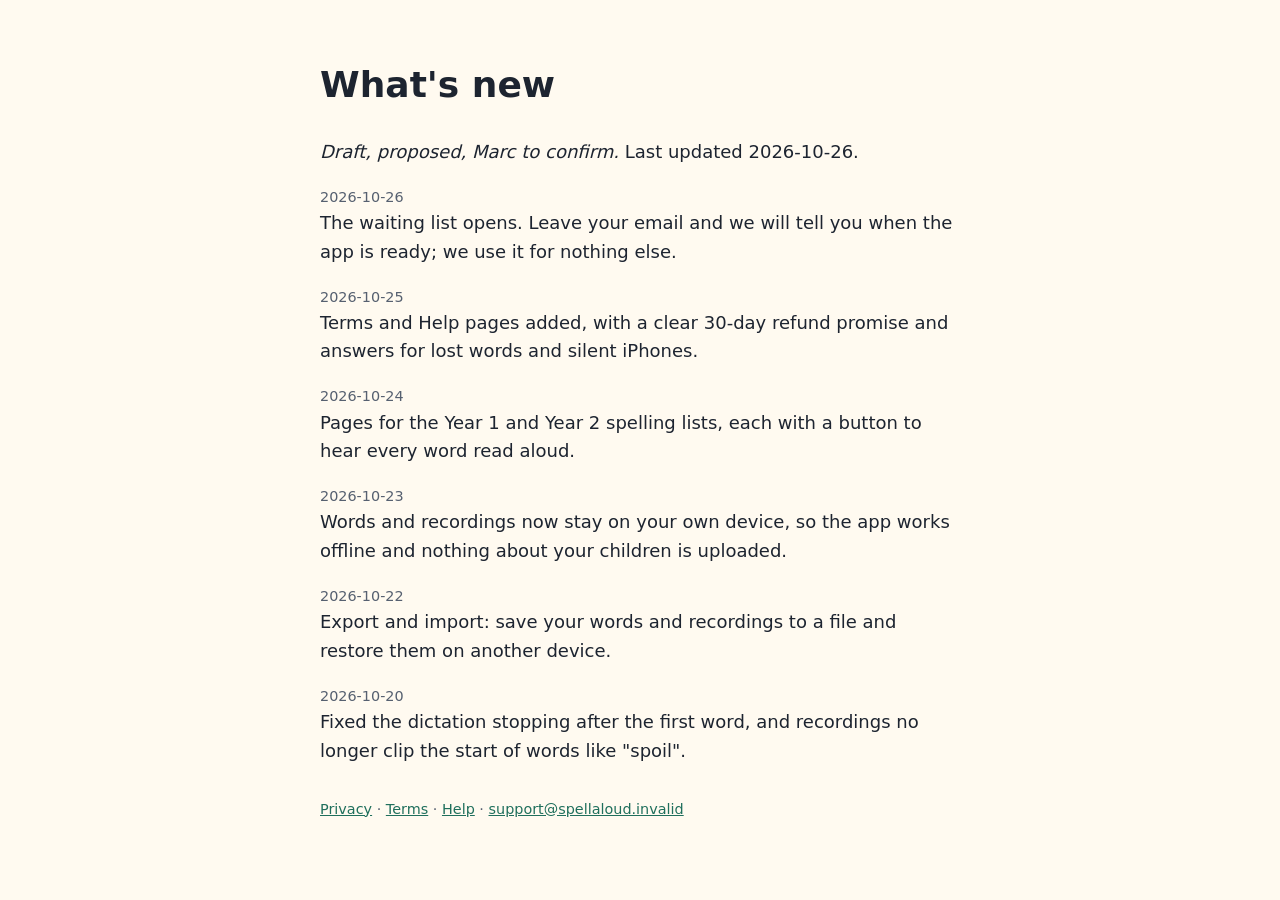
<file: site/changelog/index.html>
<!doctype html>
<!-- DRAFT changelog page (Vikunja #4953). Generated by bin/build-changelog from entries.txt; edit that, not this file.
     NOT PUBLISHED. All copy is proposed, Marc to confirm. First-party only: no scripts, fonts or analytics. -->
<html lang="en-GB">
<head>
<meta charset="utf-8">
<meta name="viewport" content="width=device-width, initial-scale=1">
<title>What's new: Spellaloud</title>
<style>
  :root { --bg:#fffaf0; --fg:#1d2430; --muted:#566070; --accent:#1f6f5c }
  @media (prefers-color-scheme: dark) { :root { --bg:#14181f; --fg:#eef1f5; --muted:#a3adbb; --accent:#6fd1b5 } }
  body { margin:0; background:var(--bg); color:var(--fg); font:18px/1.6 system-ui,-apple-system,"Segoe UI",sans-serif }
  main { max-width:40rem; margin:0 auto; padding:2rem 1rem 3rem } a { color:var(--accent) }
  a:focus-visible { outline:3px solid var(--accent); outline-offset:2px }
  ul.log { list-style:none; padding:0 } ul.log li { margin:1.2rem 0 } time { display:block; color:var(--muted); font-size:.9rem }
  footer { margin-top:2rem; color:var(--muted); font-size:.9rem }
</style>
</head>
<body>
<main>
  <h1>What's new</h1>
  <p><em>Draft, proposed, Marc to confirm.</em> Last updated 2026-10-26.</p>
  <ul class="log">
    <li><time datetime="2026-10-26">2026-10-26</time>The waiting list opens. Leave your email and we will tell you when the app is ready; we use it for nothing else.</li>
    <li><time datetime="2026-10-25">2026-10-25</time>Terms and Help pages added, with a clear 30-day refund promise and answers for lost words and silent iPhones.</li>
    <li><time datetime="2026-10-24">2026-10-24</time>Pages for the Year 1 and Year 2 spelling lists, each with a button to hear every word read aloud.</li>
    <li><time datetime="2026-10-23">2026-10-23</time>Words and recordings now stay on your own device, so the app works offline and nothing about your children is uploaded.</li>
    <li><time datetime="2026-10-22">2026-10-22</time>Export and import: save your words and recordings to a file and restore them on another device.</li>
    <li><time datetime="2026-10-20">2026-10-20</time>Fixed the dictation stopping after the first word, and recordings no longer clip the start of words like "spoil".</li>
  </ul>
  <footer><nav class="trust" aria-label="About this site"><a href="/privacy/">Privacy</a> · <a href="/terms/">Terms</a> · <a href="/help/">Help</a> · <a href="mailto:support@spellaloud.invalid">support@spellaloud.invalid</a></nav></footer>
</main>
</body>
</html>
</file>
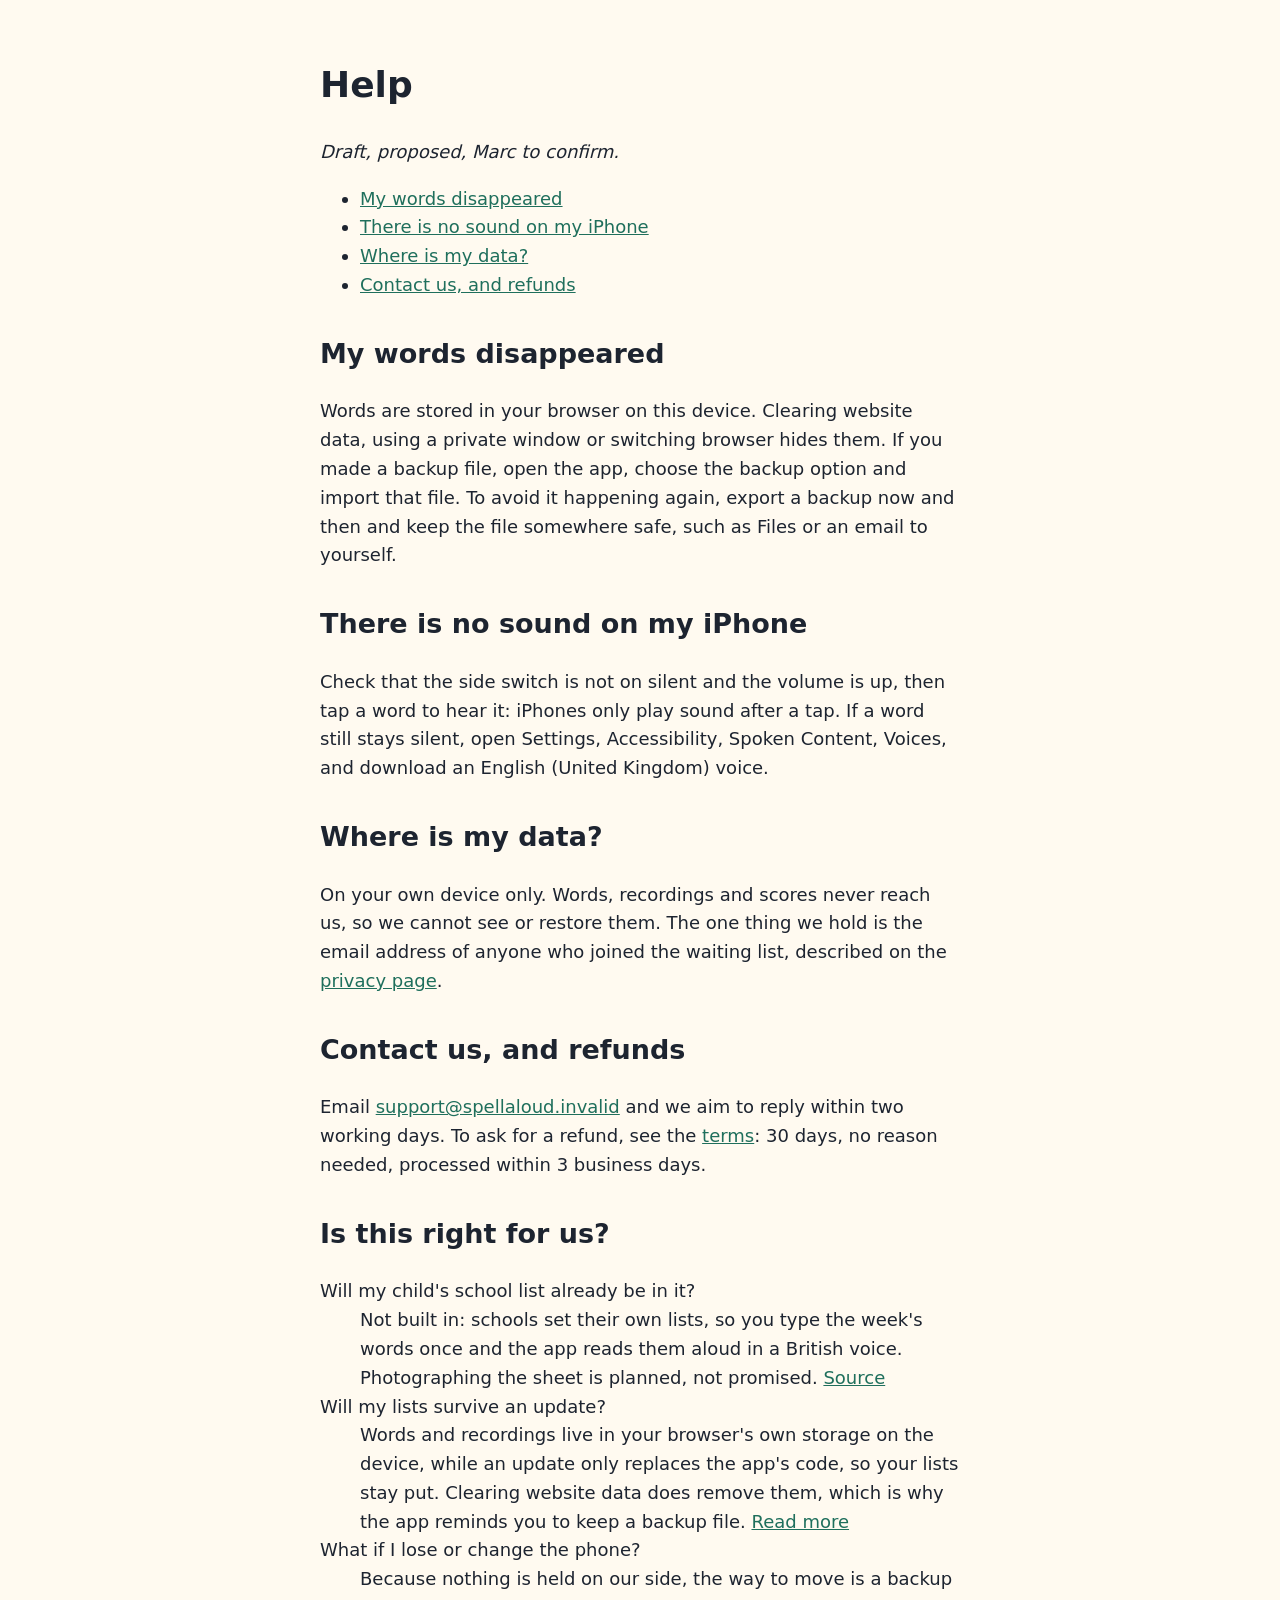
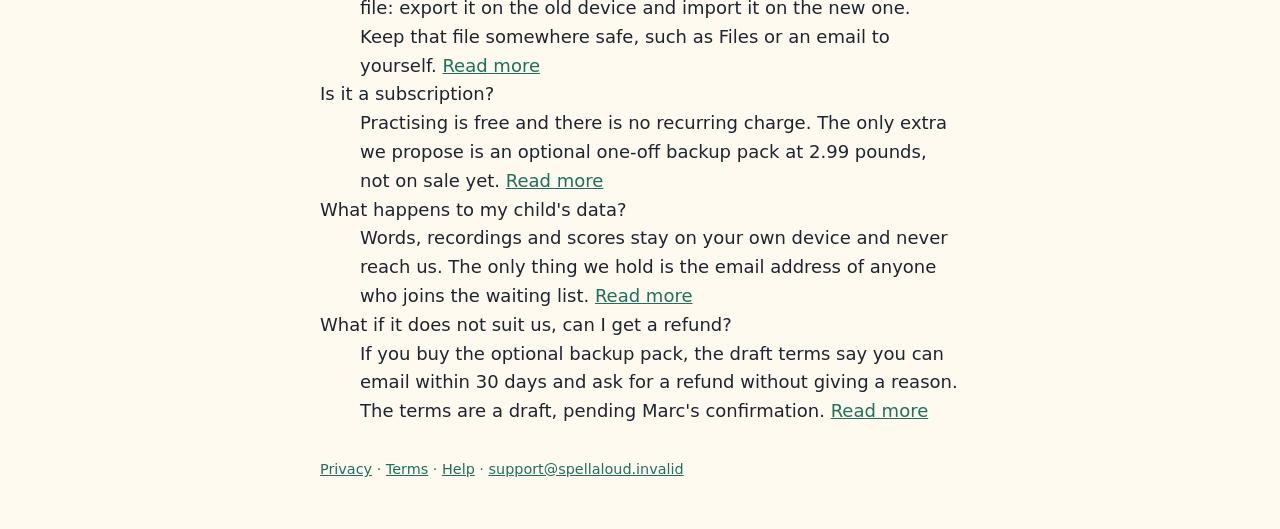
<file: site/help/index.html>
<!doctype html>
<!-- DRAFT help page (Vikunja #4949). NOT PUBLISHED. All copy is proposed, Marc to confirm. The support address is a
     placeholder on the reserved .invalid domain until Marc chooses a real mailbox. First-party only: no scripts, fonts or analytics. -->
<html lang="en-GB">
<head>
<meta charset="utf-8">
<meta name="viewport" content="width=device-width, initial-scale=1">
<title>Help: Spellaloud</title>
<style>
  :root { --bg:#fffaf0; --fg:#1d2430; --muted:#566070; --accent:#1f6f5c }
  @media (prefers-color-scheme: dark) { :root { --bg:#14181f; --fg:#eef1f5; --muted:#a3adbb; --accent:#6fd1b5 } }
  body { margin:0; background:var(--bg); color:var(--fg); font:18px/1.6 system-ui,-apple-system,"Segoe UI",sans-serif }
  main { max-width:40rem; margin:0 auto; padding:2rem 1rem 3rem } a { color:var(--accent) } h2 { margin-top:2rem }
  a:focus-visible { outline:3px solid var(--accent); outline-offset:2px }
  footer { margin-top:2rem; color:var(--muted); font-size:.9rem }
</style>
</head>
<body>
<main>
  <h1>Help</h1>
  <p><em>Draft, proposed, Marc to confirm.</em></p>
  <ul>
    <li><a href="#lost-words">My words disappeared</a></li>
    <li><a href="#no-sound">There is no sound on my iPhone</a></li>
    <li><a href="#my-data">Where is my data?</a></li>
    <li><a href="#contact">Contact us, and refunds</a></li>
  </ul>
  <h2 id="lost-words">My words disappeared</h2>
  <p>Words are stored in your browser on this device. Clearing website data, using a private window or switching browser hides them. If you made a backup file, open the app, choose the backup option and import that file. To avoid it happening again, export a backup now and then and keep the file somewhere safe, such as Files or an email to yourself.</p>
  <h2 id="no-sound">There is no sound on my iPhone</h2>
  <p>Check that the side switch is not on silent and the volume is up, then tap a word to hear it: iPhones only play sound after a tap. If a word still stays silent, open Settings, Accessibility, Spoken Content, Voices, and download an English (United Kingdom) voice.</p>
  <h2 id="my-data">Where is my data?</h2>
  <p>On your own device only. Words, recordings and scores never reach us, so we cannot see or restore them. The one thing we hold is the email address of anyone who joined the waiting list, described on the <a href="/privacy/">privacy page</a>.</p>
  <h2 id="contact">Contact us, and refunds</h2>
  <p>Email <a href="mailto:support@spellaloud.invalid">support@spellaloud.invalid</a> and we aim to reply within two working days. To ask for a refund, see the <a href="/terms/#refund">terms</a>: 30 days, no reason needed, processed within 3 business days.</p>
  <section id="is-this-right" aria-labelledby="is-this-right-h">
  <h2 id="is-this-right-h">Is this right for us?</h2>
  <dl>
    <dt id="o1">Will my child&#x27;s school list already be in it?</dt>
    <dd>Not built in: schools set their own lists, so you type the week&#x27;s words once and the app reads them aloud in a British voice. Photographing the sheet is planned, not promised. <a href="https://apps.apple.com/gb/app/spelling-shed/id1264568098">Source</a></dd>
    <dt id="o2">Will my lists survive an update?</dt>
    <dd>Words and recordings live in your browser&#x27;s own storage on the device, while an update only replaces the app&#x27;s code, so your lists stay put. Clearing website data does remove them, which is why the app reminds you to keep a backup file. <a href="/help/#lost-words">Read more</a></dd>
    <dt id="o3">What if I lose or change the phone?</dt>
    <dd>Because nothing is held on our side, the way to move is a backup file: export it on the old device and import it on the new one. Keep that file somewhere safe, such as Files or an email to yourself. <a href="/help/#lost-words">Read more</a></dd>
    <dt id="o4">Is it a subscription?</dt>
    <dd>Practising is free and there is no recurring charge. The only extra we propose is an optional one-off backup pack at 2.99 pounds, not on sale yet. <a href="/terms/">Read more</a></dd>
    <dt id="o5">What happens to my child&#x27;s data?</dt>
    <dd>Words, recordings and scores stay on your own device and never reach us. The only thing we hold is the email address of anyone who joins the waiting list. <a href="/privacy/">Read more</a></dd>
    <dt id="o6">What if it does not suit us, can I get a refund?</dt>
    <dd>If you buy the optional backup pack, the draft terms say you can email within 30 days and ask for a refund without giving a reason. The terms are a draft, pending Marc&#x27;s confirmation. <a href="/terms/#refund">Read more</a></dd>
  </dl>
  </section>
  <footer><nav class="trust" aria-label="About this site"><a href="/privacy/">Privacy</a> · <a href="/terms/">Terms</a> · <a href="/help/">Help</a> · <a href="mailto:support@spellaloud.invalid">support@spellaloud.invalid</a></nav></footer>
</main>
</body>
</html>
</file>
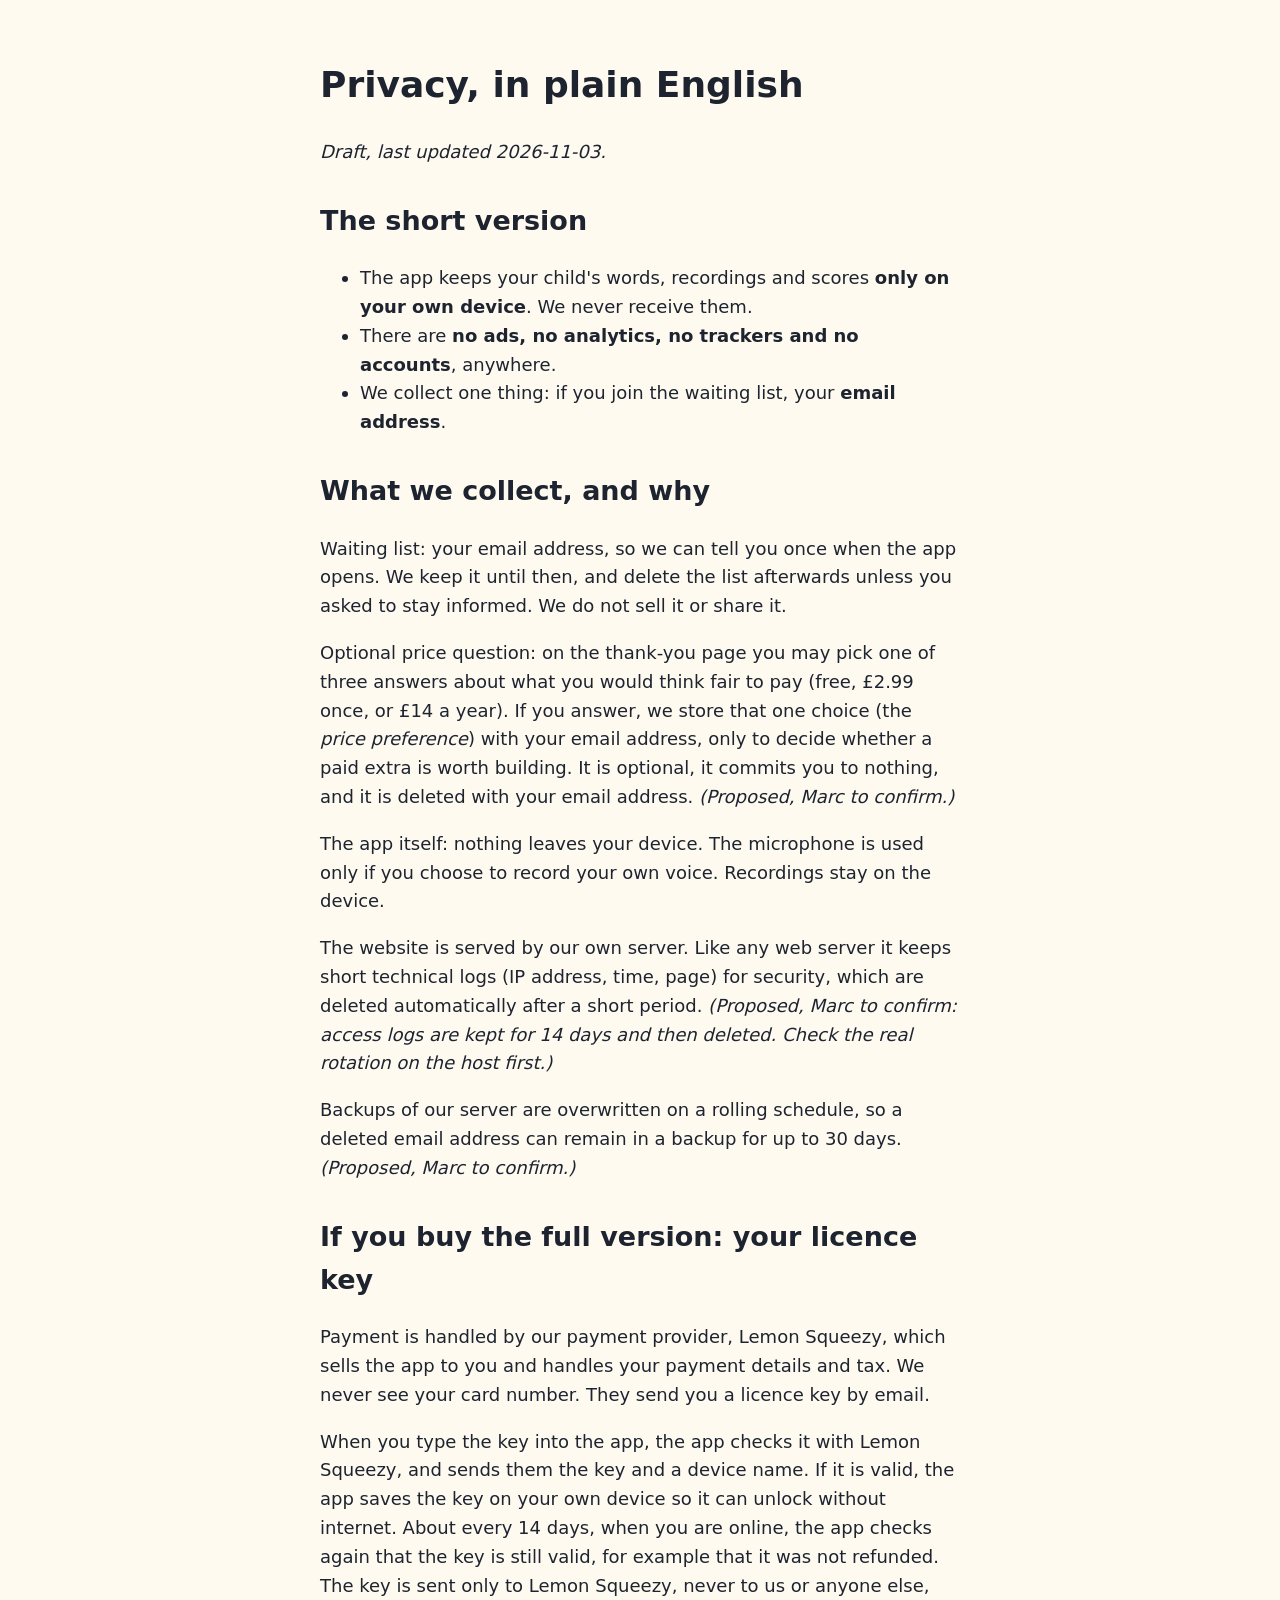
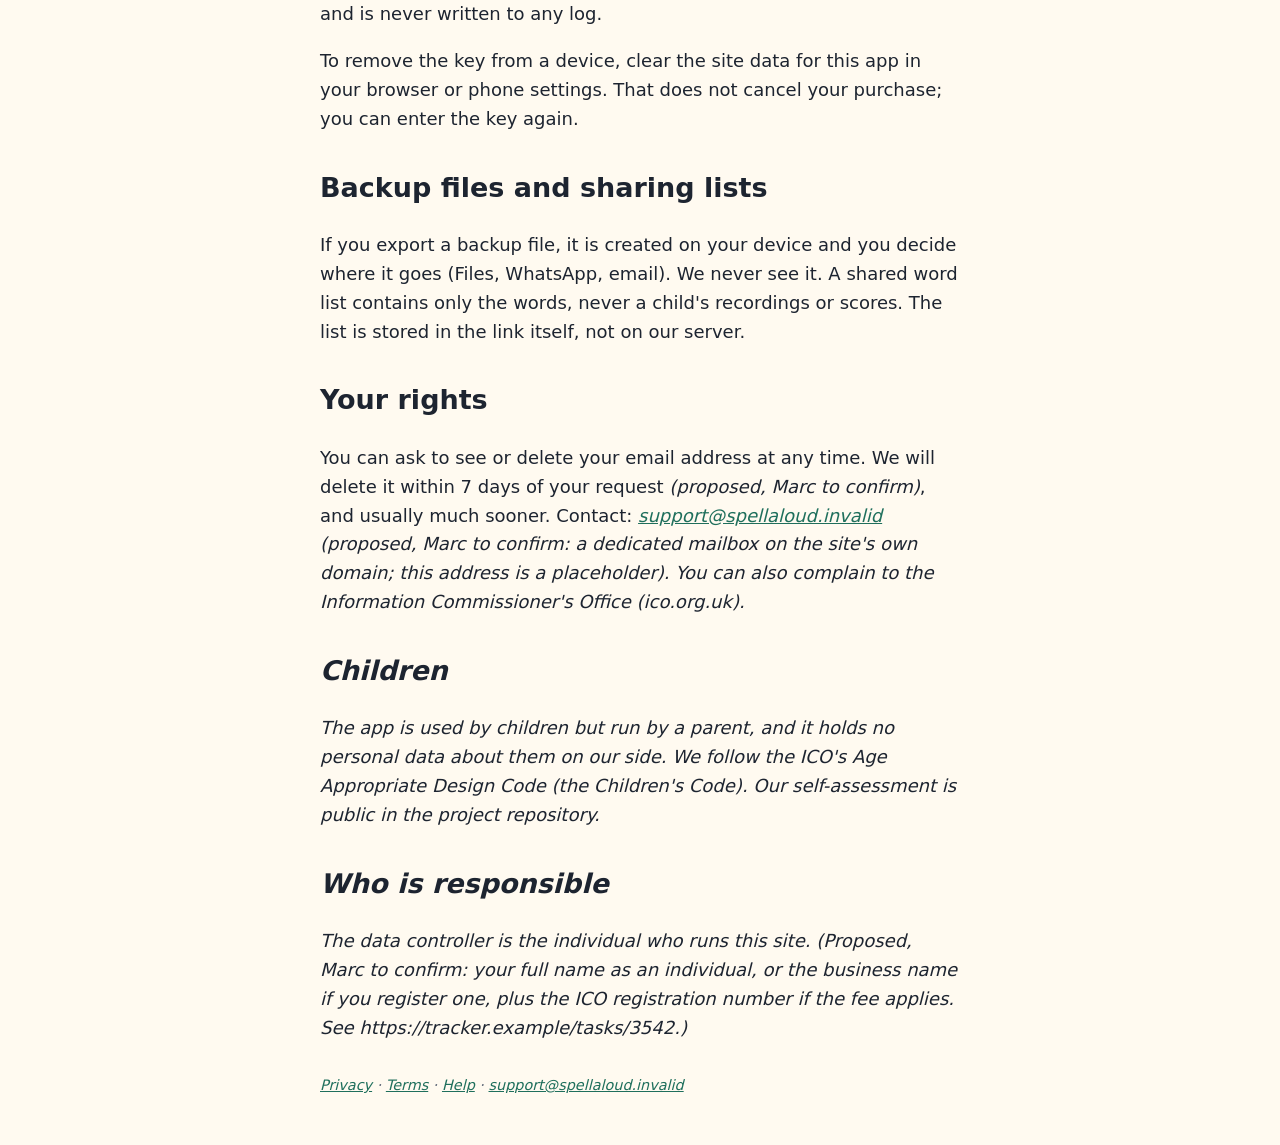
<file: site/privacy/index.html>
<!doctype html>
<!-- DRAFT privacy page (Vikunja #3542). NOT PUBLISHED. Needs Marc's review of the controller name/contact line
     before going live. Plain English on purpose: readable by non-native English speakers. -->
<html lang="en-GB">
<head>
<meta charset="utf-8">
<meta name="viewport" content="width=device-width, initial-scale=1">
<title>Privacy: Spellaloud</title>
<style>
  :root { --bg:#fffaf0; --fg:#1d2430; --muted:#566070; --accent:#1f6f5c }
  @media (prefers-color-scheme: dark) { :root { --bg:#14181f; --fg:#eef1f5; --muted:#a3adbb; --accent:#6fd1b5 } }
  body { margin:0; background:var(--bg); color:var(--fg); font:18px/1.6 system-ui,-apple-system,"Segoe UI",sans-serif }
  main { max-width:40rem; margin:0 auto; padding:2rem 1rem 3rem } a { color:var(--accent) } h2 { margin-top:2rem }
  footer { margin-top:2rem; color:var(--muted); font-size:.9rem }
</style>
</head>
<body>
<main>
  <h1>Privacy, in plain English</h1>
  <p><em>Draft, last updated 2026-11-03.</em></p>
  <h2>The short version</h2>
  <ul>
    <li>The app keeps your child's words, recordings and scores <strong>only on your own device</strong>. We never receive them.</li>
    <li>There are <strong>no ads, no analytics, no trackers and no accounts</strong>, anywhere.</li>
    <li>We collect one thing: if you join the waiting list, your <strong>email address</strong>.</li>
  </ul>
  <h2>What we collect, and why</h2>
  <p>Waiting list: your email address, so we can tell you once when the app opens. We keep it until then, and delete the list afterwards unless you asked to stay informed. We do not sell it or share it.</p>
  <p>Optional price question: on the thank-you page you may pick one of three answers about what you would think fair to pay (free, £2.99 once, or £14 a year). If you answer, we store that one choice (the <em>price preference</em>) with your email address, only to decide whether a paid extra is worth building. It is optional, it commits you to nothing, and it is deleted with your email address. <em>(Proposed, Marc to confirm.)</em></p>
  <p>The app itself: nothing leaves your device. The microphone is used only if you choose to record your own voice. Recordings stay on the device.</p>
  <p>The website is served by our own server. Like any web server it keeps short technical logs (IP address, time, page) for security, which are deleted automatically after a short period. <em>(Proposed, Marc to confirm: access logs are kept for 14 days and then deleted. Check the real rotation on the host first.)</em></p>
  <p>Backups of our server are overwritten on a rolling schedule, so a deleted email address can remain in a backup for up to 30 days. <em>(Proposed, Marc to confirm.)</em></p>
  <h2>If you buy the full version: your licence key</h2>
  <!-- DRAFT WORDING for legal review (Vikunja #5546). Not published; Marc approves. Facts it states (static/licence.js):
       key + LS instance id + last-check date are stored in this device's own storage (localStorage); the key is sent only
       to api.lemonsqueezy.com (activate once, then re-check at most every 14 days); never logged; clearing site data removes it.
       Lemon Squeezy is Merchant of Record for the purchase itself: confirm its role/wording and the lawful basis with legal. -->
  <p>Payment is handled by our payment provider, Lemon Squeezy, which sells the app to you and handles your payment details and tax. We never see your card number. They send you a licence key by email.</p>
  <p>When you type the key into the app, the app checks it with Lemon Squeezy, and sends them the key and a device name. If it is valid, the app saves the key on your own device so it can unlock without internet. About every 14 days, when you are online, the app checks again that the key is still valid, for example that it was not refunded. The key is sent only to Lemon Squeezy, never to us or anyone else, and is never written to any log.</p>
  <p>To remove the key from a device, clear the site data for this app in your browser or phone settings. That does not cancel your purchase; you can enter the key again.</p>
  <h2>Backup files and sharing lists</h2>
  <p>If you export a backup file, it is created on your device and you decide where it goes (Files, WhatsApp, email). We never see it. A shared word list contains only the words, never a child's recordings or scores. The list is stored in the link itself, not on our server.</p>
  <h2>Your rights</h2>
  <p>You can ask to see or delete your email address at any time. We will delete it within 7 days of your request <em>(proposed, Marc to confirm)</em>, and usually much sooner. Contact: <em><a href="mailto:support@spellaloud.invalid">support@spellaloud.invalid</a> <em>(proposed, Marc to confirm: a dedicated mailbox on the site's own domain; this address is a placeholder).</em> You can also complain to the Information Commissioner's Office (ico.org.uk).</p>
  <h2>Children</h2>
  <p>The app is used by children but run by a parent, and it holds no personal data about them on our side. We follow the ICO's Age Appropriate Design Code (the Children's Code). Our self-assessment is public in the project repository.</p>
  <h2>Who is responsible</h2>
  <p>The data controller is the individual who runs this site. <em>(Proposed, Marc to confirm: your full name as an individual, or the business name if you register one, plus the ICO registration number if the fee applies. See https://tracker.example/tasks/3542.)</em></p>
  <footer><nav class="trust" aria-label="About this site"><a href="/privacy/">Privacy</a> · <a href="/terms/">Terms</a> · <a href="/help/">Help</a> · <a href="mailto:support@spellaloud.invalid">support@spellaloud.invalid</a></nav></footer>
</main>
</body>
</html>
</file>
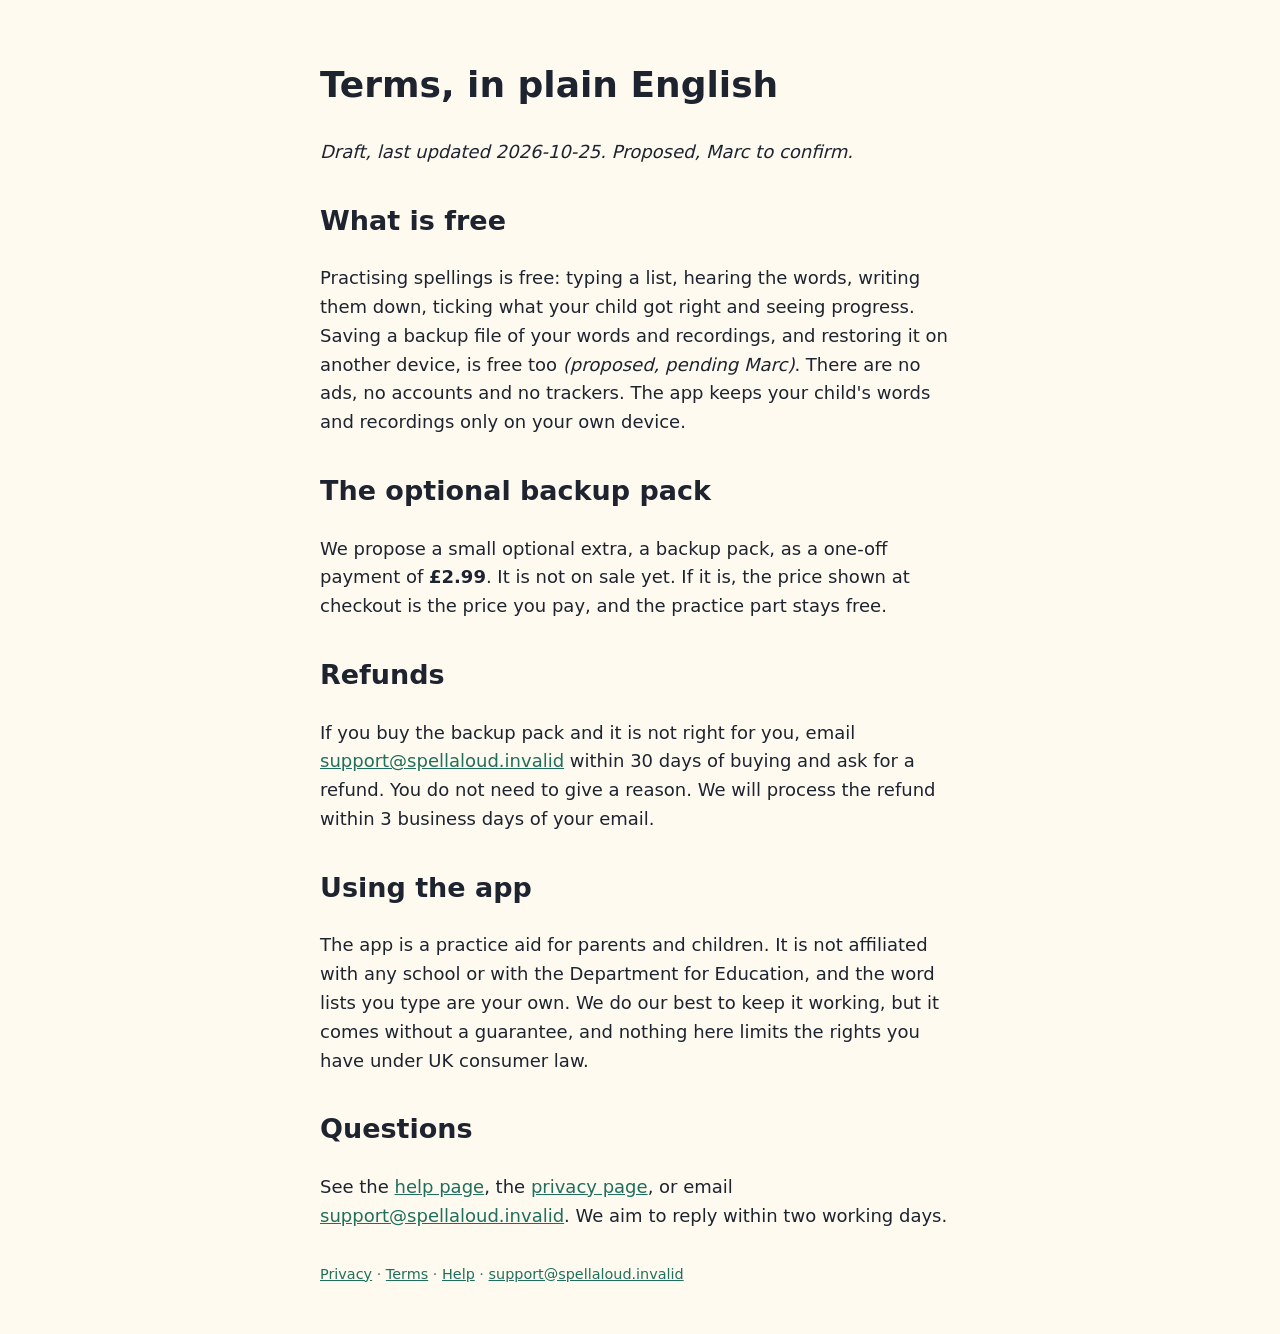
<file: site/terms/index.html>
<!doctype html>
<!-- DRAFT terms page (Vikunja #4949). NOT PUBLISHED. All copy is proposed, Marc to confirm. The support address is a
     placeholder on the reserved .invalid domain until Marc chooses a real mailbox. First-party only: no scripts, fonts or analytics. -->
<html lang="en-GB">
<head>
<meta charset="utf-8">
<meta name="viewport" content="width=device-width, initial-scale=1">
<title>Terms: Spellaloud</title>
<style>
  :root { --bg:#fffaf0; --fg:#1d2430; --muted:#566070; --accent:#1f6f5c }
  @media (prefers-color-scheme: dark) { :root { --bg:#14181f; --fg:#eef1f5; --muted:#a3adbb; --accent:#6fd1b5 } }
  body { margin:0; background:var(--bg); color:var(--fg); font:18px/1.6 system-ui,-apple-system,"Segoe UI",sans-serif }
  main { max-width:40rem; margin:0 auto; padding:2rem 1rem 3rem } a { color:var(--accent) } h2 { margin-top:2rem }
  a:focus-visible { outline:3px solid var(--accent); outline-offset:2px }
  footer { margin-top:2rem; color:var(--muted); font-size:.9rem }
</style>
</head>
<body>
<main>
  <h1>Terms, in plain English</h1>
  <p><em>Draft, last updated 2026-10-25. Proposed, Marc to confirm.</em></p>
  <h2>What is free</h2>
  <p>Practising spellings is free: typing a list, hearing the words, writing them down, ticking what your child got right and seeing progress. Saving a backup file of your words and recordings, and restoring it on another device, is free too <em>(proposed, pending Marc)</em>. There are no ads, no accounts and no trackers. The app keeps your child's words and recordings only on your own device.</p>
  <h2>The optional backup pack</h2>
  <p>We propose a small optional extra, a backup pack, as a one-off payment of <strong>&pound;2.99</strong>. It is not on sale yet. If it is, the price shown at checkout is the price you pay, and the practice part stays free.</p>
  <h2 id="refund">Refunds</h2>
  <p>If you buy the backup pack and it is not right for you, email <a href="mailto:support@spellaloud.invalid">support@spellaloud.invalid</a> within 30 days of buying and ask for a refund. You do not need to give a reason. We will process the refund within 3 business days of your email.</p>
  <h2>Using the app</h2>
  <p>The app is a practice aid for parents and children. It is not affiliated with any school or with the Department for Education, and the word lists you type are your own. We do our best to keep it working, but it comes without a guarantee, and nothing here limits the rights you have under UK consumer law.</p>
  <h2>Questions</h2>
  <p>See the <a href="/help/">help page</a>, the <a href="/privacy/">privacy page</a>, or email <a href="mailto:support@spellaloud.invalid">support@spellaloud.invalid</a>. We aim to reply within two working days.</p>
  <footer><nav class="trust" aria-label="About this site"><a href="/privacy/">Privacy</a> · <a href="/terms/">Terms</a> · <a href="/help/">Help</a> · <a href="mailto:support@spellaloud.invalid">support@spellaloud.invalid</a></nav></footer>
</main>
</body>
</html>
</file>
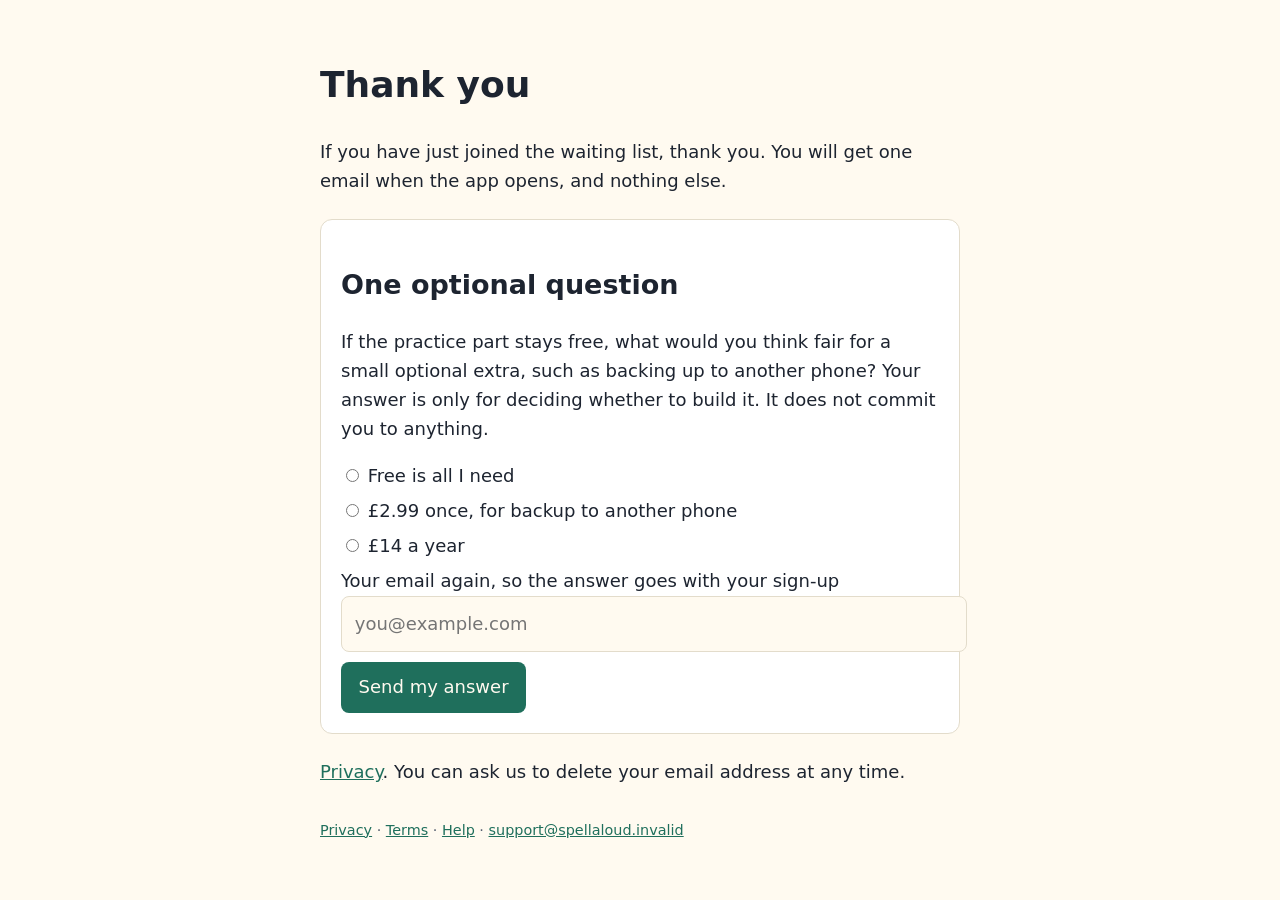
<file: site/thanks/index.html>
<!doctype html>
<!-- DRAFT thanks page (Vikunja #4119). NOT PUBLISHED. The collector answers a sign-up with 303 to /thanks/?joined=1.
     First-party only: no third-party scripts, fonts or analytics. The optional price question posts back to the
     same collector (action is a placeholder until Marc wires the endpoint, see #4118). -->
<html lang="en-GB">
<head>
<meta charset="utf-8">
<meta name="viewport" content="width=device-width, initial-scale=1">
<title>Thank you: Spellaloud</title>
<style>
  :root { --bg:#fffaf0; --fg:#1d2430; --muted:#566070; --accent:#1f6f5c; --card:#ffffff; --line:#e3dccb }
  @media (prefers-color-scheme: dark) { :root { --bg:#14181f; --fg:#eef1f5; --muted:#a3adbb; --accent:#6fd1b5; --card:#1c222b; --line:#2c3440 } }
  body { margin:0; background:var(--bg); color:var(--fg); font:18px/1.6 system-ui,-apple-system,"Segoe UI",sans-serif }
  main { max-width:40rem; margin:0 auto; padding:2rem 1rem 3rem } a { color:var(--accent) }
  .card { background:var(--card); border:1px solid var(--line); border-radius:12px; padding:1.25rem; margin:1.5rem 0 }
  input[type=email] { width:100%; padding:.8rem; font:inherit; border:1px solid var(--line); border-radius:8px; background:var(--bg); color:var(--fg) }
  label.opt { display:block; margin:.4rem 0 }
  button { margin-top:.6rem; padding:.7rem 1.1rem; font:inherit; border:0; border-radius:8px; background:var(--accent); color:var(--bg); cursor:pointer }
  button:focus-visible, input:focus-visible, a:focus-visible { outline:3px solid var(--accent); outline-offset:2px }
  small { color:var(--muted) } [hidden] { display:none }
  footer { margin-top:2rem; color:var(--muted); font-size:.9rem }
</style>
</head>
<body>
<main>
  <h1 id="h">Thank you</h1>
  <p id="joined" hidden>You are on the waiting list. You will get one email when the app opens, and nothing else.</p>
  <p id="plain">If you have just joined the waiting list, thank you. You will get one email when the app opens, and nothing else.</p>
  <div class="card">
    <h2>One optional question</h2>
    <p>If the practice part stays free, what would you think fair for a small optional extra, such as backing up to another phone? Your answer is only for deciding whether to build it. It does not commit you to anything.</p>
    <!-- action is a placeholder until Marc approves the collector (Vikunja #4118); bin/build-dist refuses to ship it -->
    <form method="post" action="#TODO-waitlist-endpoint" lang="en-GB">
      <input type="hidden" name="source" value="waitlist">
      <label class="opt"><input type="radio" name="price_pref" value="free"> Free is all I need</label>
      <label class="opt"><input type="radio" name="price_pref" value="once-2.99"> £2.99 once, for backup to another phone</label>
      <label class="opt"><input type="radio" name="price_pref" value="year-14"> £14 a year</label>
      <label for="email">Your email again, so the answer goes with your sign-up</label>
      <input id="email" name="email" type="email" autocomplete="email" required placeholder="you@example.com">
      <button type="submit">Send my answer</button>
    </form>
  </div>
  <p><a href="/privacy/">Privacy</a>. You can ask us to delete your email address at any time.</p>
  <footer><nav class="trust" aria-label="About this site"><a href="/privacy/">Privacy</a> · <a href="/terms/">Terms</a> · <a href="/help/">Help</a> · <a href="mailto:support@spellaloud.invalid">support@spellaloud.invalid</a></nav></footer>
</main>
<script>
  // Show the "joined" line only when the collector redirected here with ?joined=1. No network, no storage.
  if (/[?&]joined=1(&|$)/.test(location.search)) {
    document.getElementById('joined').hidden = false;
    document.getElementById('plain').hidden = true;
  }
</script>
</body>
</html>
</file>
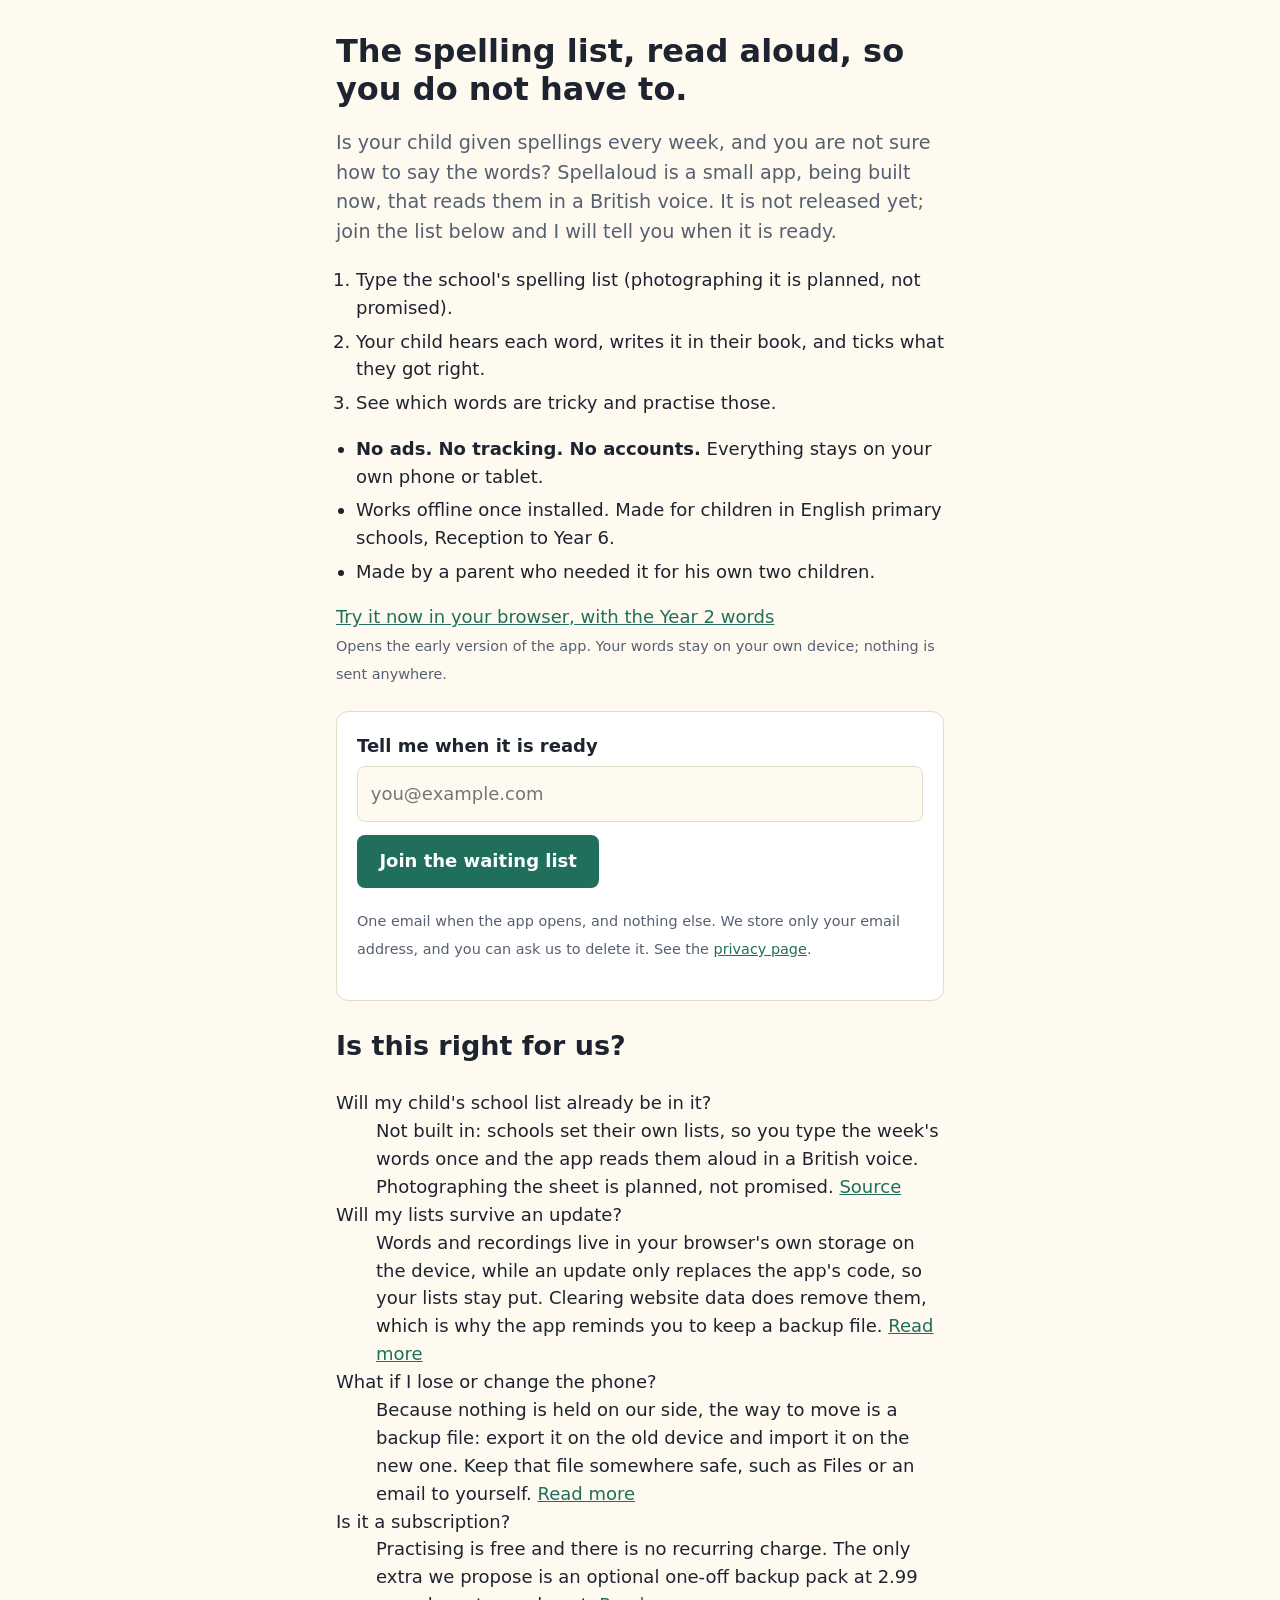
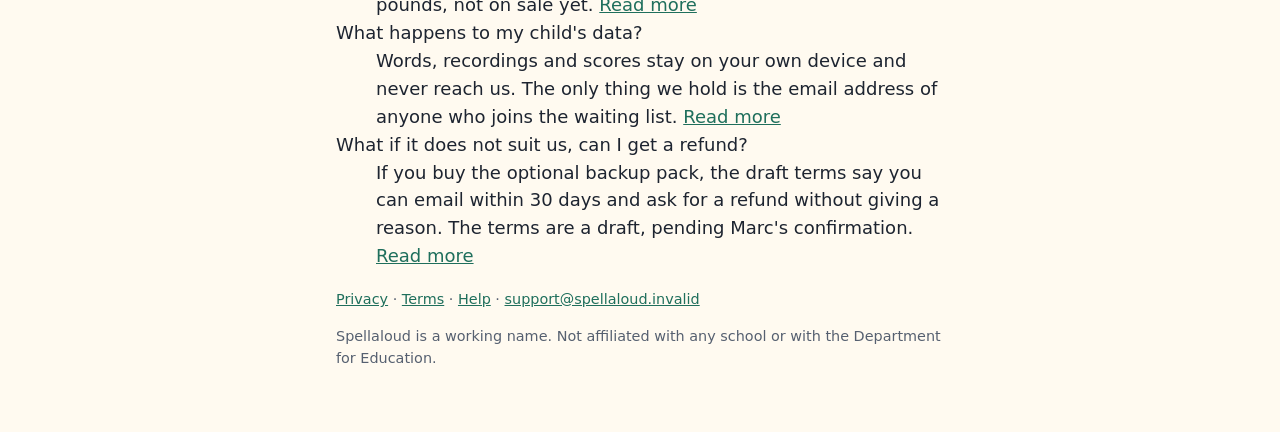
<file: site/waitlist/index.html>
<!doctype html>
<!-- DRAFT landing page + waitlist (Vikunja #3526). NOT PUBLISHED. Working name "Spellaloud" (see docs/validation/01).
     Static, no scripts, no analytics, no third-party fonts. The form action is a placeholder: wire it to the
     sites-stack/n8n collector only after Marc approves (collects an email address only). -->
<html lang="en-GB">
<head>
<meta charset="utf-8">
<meta name="viewport" content="width=device-width, initial-scale=1">
<title>Spellaloud: spelling practice that reads the words for you</title>
<meta name="description" content="Snap the school spelling sheet. The app says the words in a British voice, your child writes them, ticks what they got right, and sees their progress. No ads, no tracking.">
<style>
  :root { --bg:#fffaf0; --fg:#1d2430; --muted:#566070; --accent:#1f6f5c; --card:#ffffff; --line:#e3dccb; }
  @media (prefers-color-scheme: dark) { :root { --bg:#14181f; --fg:#eef1f5; --muted:#a3adbb; --accent:#6fd1b5; --card:#1c222b; --line:#2c3440; } }
  * { box-sizing:border-box }
  body { margin:0; background:var(--bg); color:var(--fg); font:18px/1.55 system-ui,-apple-system,"Segoe UI",sans-serif }
  main { max-width:40rem; margin:0 auto; padding:2rem 1rem 3rem }
  h1 { font-size:2rem; line-height:1.2; margin:0 0 .75rem }
  .lede { font-size:1.2rem; color:var(--muted) }
  ol, ul { padding-left:1.25rem } li { margin:.35rem 0 }
  .card { background:var(--card); border:1px solid var(--line); border-radius:12px; padding:1.25rem; margin:1.5rem 0 }
  label { display:block; font-weight:600; margin-bottom:.4rem }
  input[type=email] { width:100%; padding:.8rem; font:inherit; border:1px solid var(--line); border-radius:8px; background:var(--bg); color:var(--fg) }
  button { margin-top:.8rem; padding:.8rem 1.4rem; font:inherit; font-weight:700; border:0; border-radius:8px; background:var(--accent); color:#fff; cursor:pointer }
  button:focus-visible, input:focus-visible, a:focus-visible { outline:3px solid var(--accent); outline-offset:2px }
  small, footer { color:var(--muted); font-size:.9rem } a { color:var(--accent) }
</style>
</head>
<body>
<main>
  <h1>The spelling list, read aloud, so you do not have to.</h1>
  <p class="lede">Is your child given spellings every week, and you are not sure how to say the words? Spellaloud is a small app, being built now, that reads them in a British voice. It is not released yet; join the list below and I will tell you when it is ready.</p>
  <ol>
    <li>Type the school's spelling list (photographing it is planned, not promised).</li>
    <li>Your child hears each word, writes it in their book, and ticks what they got right.</li>
    <li>See which words are tricky and practise those.</li>
  </ol>
  <ul>
    <li><strong>No ads. No tracking. No accounts.</strong> Everything stays on your own phone or tablet.</li>
    <li>Works offline once installed. Made for children in English primary schools, Reception to Year 6.</li>
    <li>Made by a parent who needed it for his own two children.</li>
  </ul>
  <p><a class="trylink" href="/try/parent/#sl=1&amp;t=Year+2+words&amp;w=door&amp;w=floor&amp;w=poor&amp;w=because&amp;w=find&amp;w=kind&amp;w=mind&amp;w=behind&amp;w=child&amp;w=children&amp;w=wild&amp;w=climb&amp;w=most&amp;w=only&amp;w=both&amp;w=old&amp;w=cold&amp;w=gold&amp;w=hold&amp;w=told&amp;w=every&amp;w=everybody&amp;w=even&amp;w=great&amp;w=break&amp;w=steak&amp;w=pretty&amp;w=beautiful&amp;w=after&amp;w=fast&amp;w=last&amp;w=past&amp;w=father&amp;w=class&amp;w=grass&amp;w=pass&amp;w=plant&amp;w=path&amp;w=bath&amp;w=hour&amp;w=move&amp;w=prove&amp;w=improve&amp;w=sure&amp;w=sugar&amp;w=eye&amp;w=could&amp;w=should&amp;w=would&amp;w=who&amp;w=whole&amp;w=any&amp;w=many&amp;w=clothes&amp;w=busy&amp;w=people&amp;w=water&amp;w=again&amp;w=half&amp;w=money">Try it now in your browser, with the Year 2 words</a><br><small>Opens the early version of the app. Your words stay on your own device; nothing is sent anywhere.</small></p>
  <div class="card">
    <!-- action is a placeholder until Marc approves the collector -->
    <form method="post" action="#TODO-waitlist-endpoint">
      <input type="hidden" name="source" value="waitlist">
      <label for="email">Tell me when it is ready</label>
      <input id="email" name="email" type="email" autocomplete="email" required placeholder="you@example.com">
      <button type="submit">Join the waiting list</button>
      <p><small>One email when the app opens, and nothing else. We store only your email address, and you can ask us to delete it. See the <a href="/privacy/">privacy page</a>.</small></p>
    </form>
  </div>
  <section id="is-this-right" aria-labelledby="is-this-right-h">
  <h2 id="is-this-right-h">Is this right for us?</h2>
  <dl>
    <dt id="o1">Will my child&#x27;s school list already be in it?</dt>
    <dd>Not built in: schools set their own lists, so you type the week&#x27;s words once and the app reads them aloud in a British voice. Photographing the sheet is planned, not promised. <a href="https://apps.apple.com/gb/app/spelling-shed/id1264568098">Source</a></dd>
    <dt id="o2">Will my lists survive an update?</dt>
    <dd>Words and recordings live in your browser&#x27;s own storage on the device, while an update only replaces the app&#x27;s code, so your lists stay put. Clearing website data does remove them, which is why the app reminds you to keep a backup file. <a href="/help/#lost-words">Read more</a></dd>
    <dt id="o3">What if I lose or change the phone?</dt>
    <dd>Because nothing is held on our side, the way to move is a backup file: export it on the old device and import it on the new one. Keep that file somewhere safe, such as Files or an email to yourself. <a href="/help/#lost-words">Read more</a></dd>
    <dt id="o4">Is it a subscription?</dt>
    <dd>Practising is free and there is no recurring charge. The only extra we propose is an optional one-off backup pack at 2.99 pounds, not on sale yet. <a href="/terms/">Read more</a></dd>
    <dt id="o5">What happens to my child&#x27;s data?</dt>
    <dd>Words, recordings and scores stay on your own device and never reach us. The only thing we hold is the email address of anyone who joins the waiting list. <a href="/privacy/">Read more</a></dd>
    <dt id="o6">What if it does not suit us, can I get a refund?</dt>
    <dd>If you buy the optional backup pack, the draft terms say you can email within 30 days and ask for a refund without giving a reason. The terms are a draft, pending Marc&#x27;s confirmation. <a href="/terms/#refund">Read more</a></dd>
  </dl>
  </section>
  <footer><nav class="trust" aria-label="About this site"><a href="/privacy/">Privacy</a> · <a href="/terms/">Terms</a> · <a href="/help/">Help</a> · <a href="mailto:support@spellaloud.invalid">support@spellaloud.invalid</a></nav>
  <p>Spellaloud is a working name. Not affiliated with any school or with the Department for Education.</p></footer>
</main>
</body>
</html>
</file>
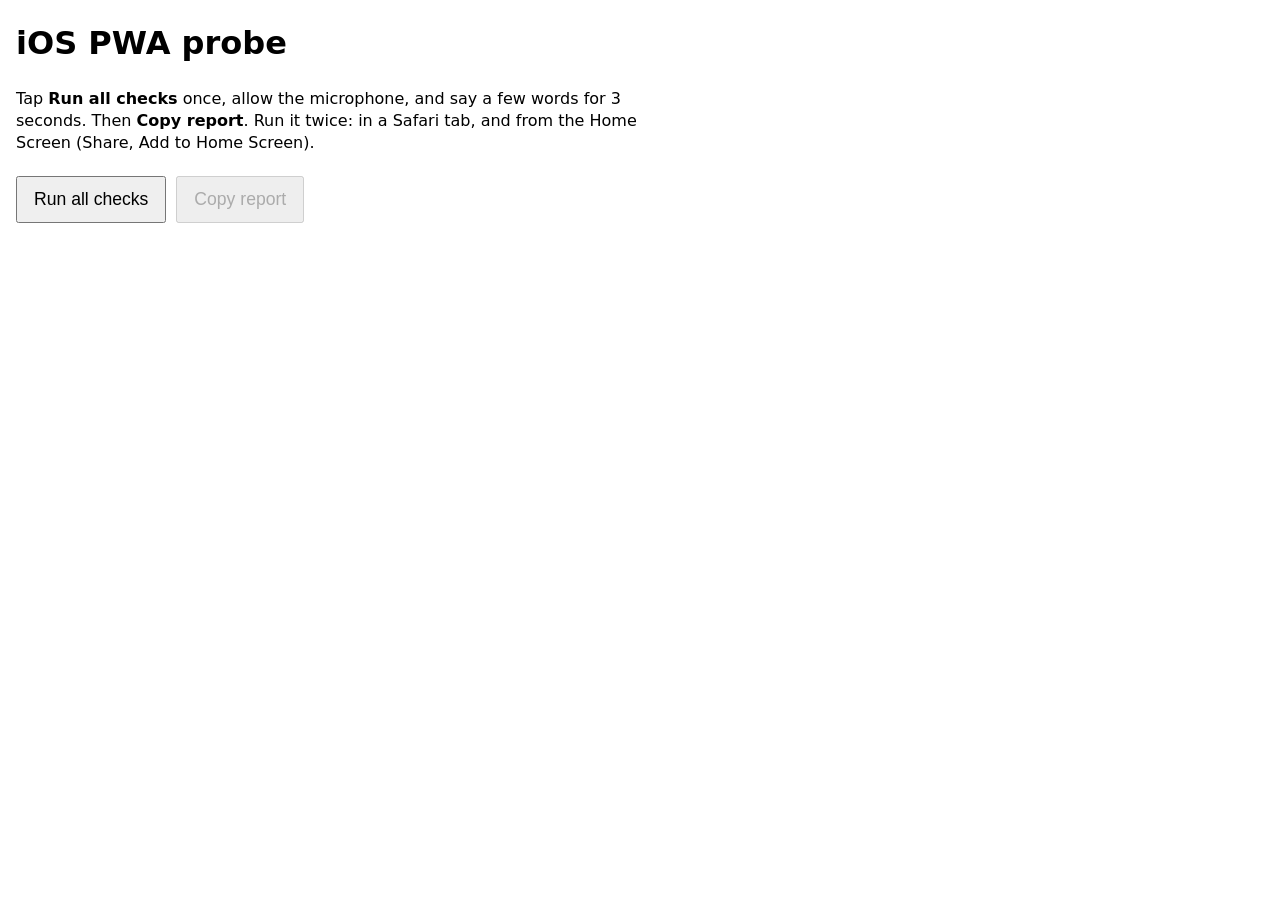
<file: tools/ios-pwa-probe/index.html>
<!doctype html>
<html lang="en-GB">
<head>
<meta charset="utf-8">
<meta name="viewport" content="width=device-width, initial-scale=1">
<meta name="apple-mobile-web-app-capable" content="yes">
<title>Spellings iOS probe</title>
<!-- Vikunja #4060. Self-contained: imports the real static/*.js modules, no third-party requests, no data leaves the phone.
     Serve from the REPO ROOT so the ../../static imports resolve (see docs/validation/07-ios-safari-probe.md). -->
<style>
  body { font: 16px/1.4 -apple-system, system-ui, sans-serif; margin: 16px; max-width: 40rem; }
  button { font-size: 1.1rem; padding: .7rem 1rem; margin: .3rem .3rem .3rem 0; }
  li { margin: .5rem 0; }
  .pass { color: #0a7a2f; } .fail { color: #b3261e; font-weight: 700; } .skip { color: #7a5a00; }
  small { color: #555; display: block; word-break: break-word; }
</style>
</head>
<body>
<h1>iOS PWA probe</h1>
<p>Tap <b>Run all checks</b> once, allow the microphone, and say a few words for 3 seconds. Then <b>Copy report</b>.
Run it twice: in a Safari tab, and from the Home Screen (Share, Add to Home Screen).</p>
<button id="run">Run all checks</button>
<button id="copy" disabled>Copy report</button>
<ul id="out"></ul>
<pre id="json" hidden></pre>
<script type="module" src="./probe.js"></script>
</body>
</html>
</file>
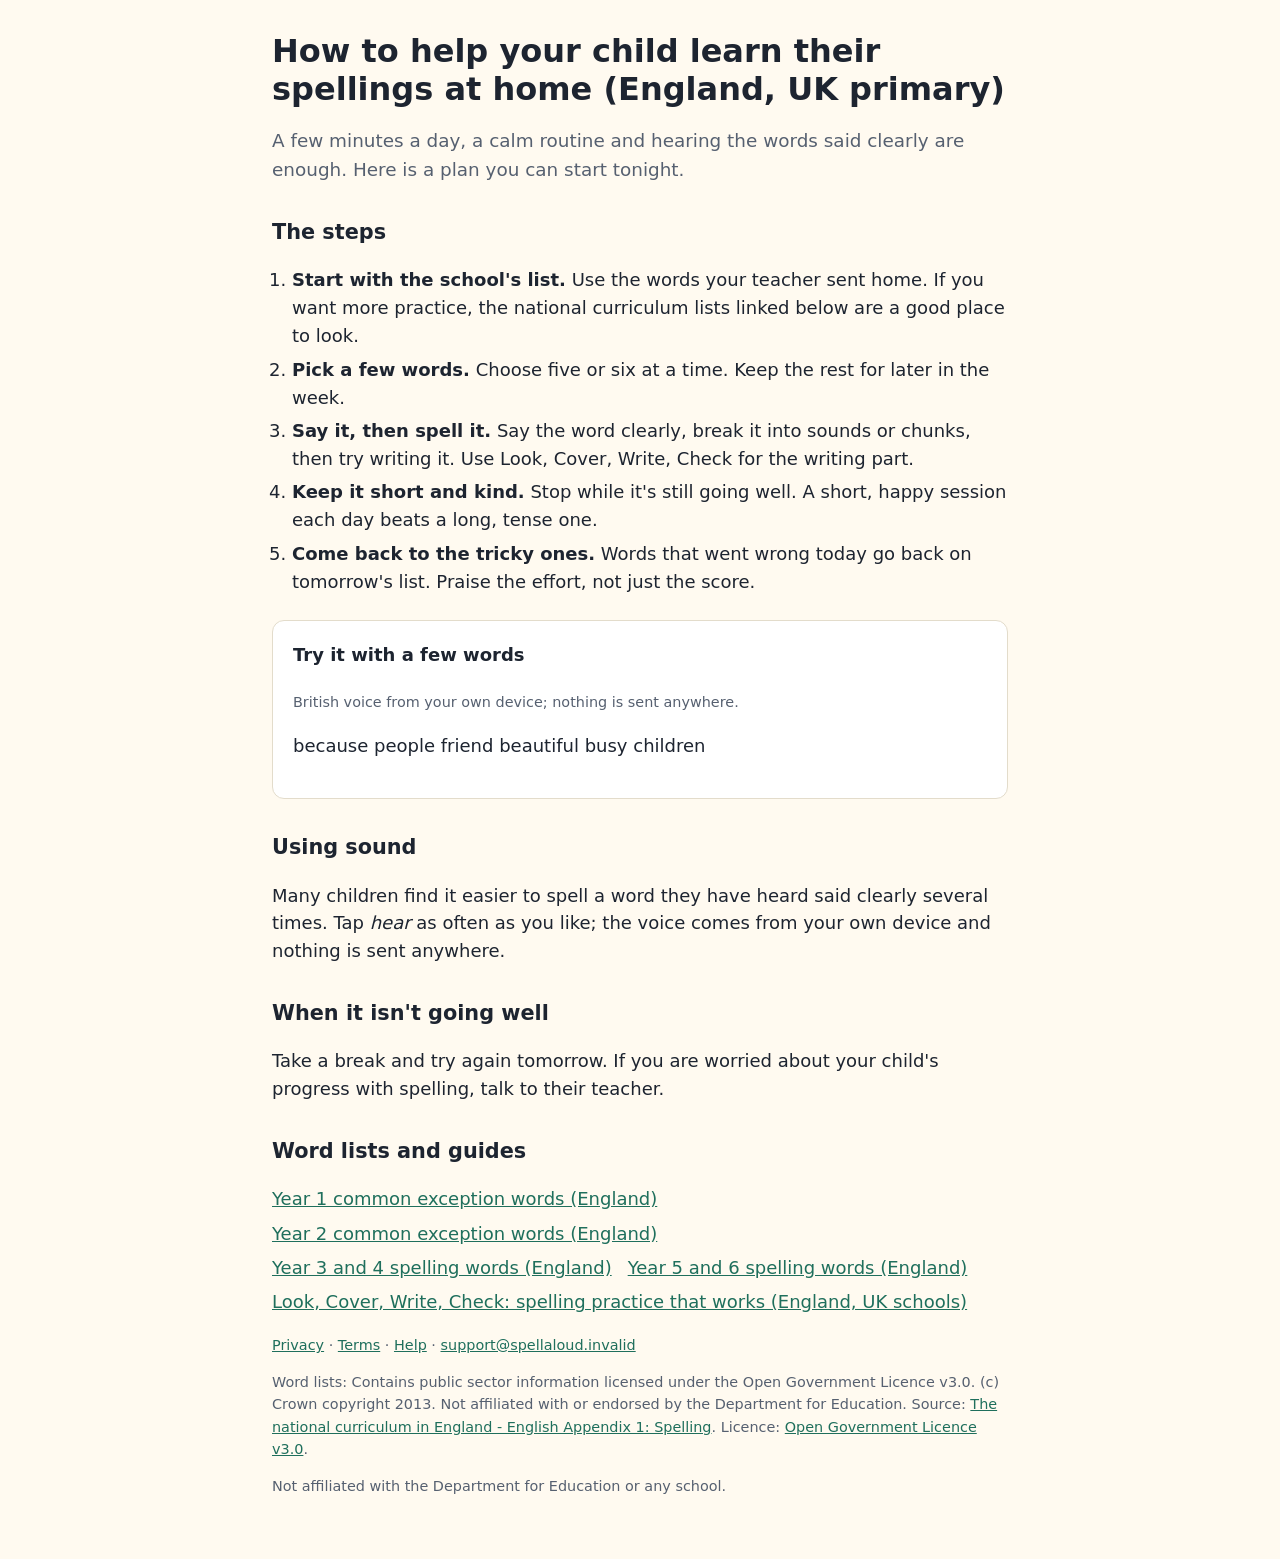
<file: drafts/lists/how-to-help-your-child-learn-spellings/index.html>
<!doctype html>
<!-- DRAFT page generated by tools/build_list_pages.py. NOT PUBLISHED (Vikunja #4635). -->
<html lang="en-GB">
<head>
<meta charset="utf-8">
<meta name="viewport" content="width=device-width, initial-scale=1">
<title>How to help your child learn spellings at home (England)</title>
<meta name="description" content="Simple, calm ways to help a primary-age child learn weekly spellings at home in England, with a button to hear each word in a British voice.">
<link rel="canonical" href="/lists/how-to-help-your-child-learn-spellings/">
<script type="application/ld+json">{"@context": "https://schema.org", "@type": "Article", "headline": "How to help your child learn their spellings at home (England, UK primary)", "description": "Simple, calm ways to help a primary-age child learn weekly spellings at home in England, with a button to hear each word in a British voice.", "inLanguage": "en-GB"}</script>
<style>
  :root { --bg:#fffaf0; --fg:#1d2430; --muted:#566070; --accent:#1f6f5c; --card:#ffffff; --line:#e3dccb; }
  @media (prefers-color-scheme: dark) { :root { --bg:#14181f; --fg:#eef1f5; --muted:#a3adbb; --accent:#6fd1b5; --card:#1c222b; --line:#2c3440; } }
  * { box-sizing:border-box }
  body { margin:0; background:var(--bg); color:var(--fg); font:18px/1.55 system-ui,-apple-system,"Segoe UI",sans-serif }
  main { max-width:48rem; margin:0 auto; padding:2rem 1rem 3rem }
  h1 { font-size:2rem; line-height:1.2; margin:0 0 .75rem } h2 { font-size:1.3rem; margin:2rem 0 .5rem }
  .lede { font-size:1.15rem; color:var(--muted) }
  ol, ul { padding-left:1.25rem } li { margin:.35rem 0 }
  .card { background:var(--card); border:1px solid var(--line); border-radius:12px; padding:1.25rem; margin:1.5rem 0 }
  table { width:100%; border-collapse:collapse; background:var(--card); border:1px solid var(--line) }
  td { border:1px solid var(--line); padding:.35rem .5rem; vertical-align:top; width:25% }
  td .w { font-weight:600 }
  button.hear { margin:0 0 0 .35rem; padding:.1rem .45rem; font:inherit; font-size:.85rem; border:1px solid var(--accent); border-radius:6px; background:transparent; color:var(--accent); cursor:pointer }
  button.hear[hidden] { display:none }
  button.hear-it { padding:.45rem .9rem; font:inherit; border:1px solid var(--accent); border-radius:8px; background:var(--accent); color:var(--bg); cursor:pointer }
  button.hear-it[hidden] { display:none }
  input[type=email] { width:100%; padding:.8rem; font:inherit; border:1px solid var(--line); border-radius:8px; background:var(--bg); color:var(--fg) }
  form.waitlist button { margin-top:.6rem; padding:.7rem 1.1rem; font:inherit; border:0; border-radius:8px; background:var(--accent); color:var(--bg); cursor:pointer }
  input:focus-visible, button:focus-visible, a:focus-visible { outline:3px solid var(--accent); outline-offset:2px }
  small, footer, .muted { color:var(--muted); font-size:.9rem } a { color:var(--accent) }
  nav ul { list-style:none; padding:0; display:flex; flex-wrap:wrap; gap:.4rem 1rem } nav li { margin:0 }
  dt { font-weight:700; margin-top:.9rem } dd { margin:.2rem 0 0 }
  @media (max-width:36rem) { td { display:block; width:auto; border:0; border-bottom:1px solid var(--line) } body { font-size:17px } }
  @media print {
    :root { --bg:#fff; --fg:#000; --muted:#333; --line:#999; --card:#fff }
    body { font-size:10pt; line-height:1.25 } main { max-width:none; padding:0 }
    .noprint, button.hear, button.hear-it { display:none !important }
    h1 { font-size:16pt; margin:0 0 4pt }
    table { page-break-inside:avoid } td { display:table-cell; width:25%; padding:2pt 4pt; border:1px solid #999 }
    .printnote { display:block !important; font-size:8pt; margin-top:6pt }
    @page { size:A4; margin:12mm }
  }
  .printnote { display:none }
</style>
</head>
<body>
<main>
  <h1>How to help your child learn their spellings at home (England, UK primary)</h1>
  <p class="lede">A few minutes a day, a calm routine and hearing the words said clearly are enough. Here is a plan you can start tonight.</p>
  <h2>The steps</h2>
  <ol>
    <li><strong>Start with the school&#x27;s list.</strong> Use the words your teacher sent home. If you want more practice, the national curriculum lists linked below are a good place to look.</li>
    <li><strong>Pick a few words.</strong> Choose five or six at a time. Keep the rest for later in the week.</li>
    <li><strong>Say it, then spell it.</strong> Say the word clearly, break it into sounds or chunks, then try writing it. Use Look, Cover, Write, Check for the writing part.</li>
    <li><strong>Keep it short and kind.</strong> Stop while it's still going well. A short, happy session each day beats a long, tense one.</li>
    <li><strong>Come back to the tricky ones.</strong> Words that went wrong today go back on tomorrow's list. Praise the effort, not just the score.</li>
  </ol>
  <div class="card">
    <strong>Try it with a few words</strong>
    <p class="noprint"><button class="hear-it" id="hear-it" type="button" hidden lang="en-GB">Hear these words</button> <small>British voice from your own device; nothing is sent anywhere.</small></p>
    <p><span class="w">because</span><button class="hear" type="button" hidden data-word="because" aria-label="Hear the word because">hear</button> <span class="w">people</span><button class="hear" type="button" hidden data-word="people" aria-label="Hear the word people">hear</button> <span class="w">friend</span><button class="hear" type="button" hidden data-word="friend" aria-label="Hear the word friend">hear</button> <span class="w">beautiful</span><button class="hear" type="button" hidden data-word="beautiful" aria-label="Hear the word beautiful">hear</button> <span class="w">busy</span><button class="hear" type="button" hidden data-word="busy" aria-label="Hear the word busy">hear</button> <span class="w">children</span><button class="hear" type="button" hidden data-word="children" aria-label="Hear the word children">hear</button></p>
  </div>
  <h2>Using sound</h2>
  <p>Many children find it easier to spell a word they have heard said clearly several times. Tap <em>hear</em> as often as you like; the voice comes from your own device and nothing is sent anywhere.</p>
  <h2>When it isn&#x27;t going well</h2>
  <p>Take a break and try again tomorrow. If you are worried about your child's progress with spelling, talk to their teacher.</p>
  <nav aria-label="Spelling lists and guides"><h2>Word lists and guides</h2><ul><li><a href="../year-1-common-exception-words/index.html">Year 1 common exception words (England)</a></li><li><a href="../year-2-common-exception-words/index.html">Year 2 common exception words (England)</a></li><li><a href="../year-3-and-4-spelling-words/index.html">Year 3 and 4 spelling words (England)</a></li><li><a href="../year-5-and-6-spelling-words/index.html">Year 5 and 6 spelling words (England)</a></li><li><a href="../look-cover-write-check/index.html">Look, Cover, Write, Check: spelling practice that works (England, UK schools)</a></li></ul></nav>
  <footer>
    <nav class="trust" aria-label="About this site"><a href="/privacy/">Privacy</a> · <a href="/terms/">Terms</a> · <a href="/help/">Help</a> · <a href="mailto:support@spellaloud.invalid">support@spellaloud.invalid</a></nav>
    <p>Word lists: Contains public sector information licensed under the Open Government Licence v3.0. (c) Crown copyright 2013. Not affiliated with or endorsed by the Department for Education. Source: <a href="https://www.gov.uk/government/publications/national-curriculum-in-england-english-programmes-of-study">The national curriculum in England - English Appendix 1: Spelling</a>. Licence: <a href="https://www.nationalarchives.gov.uk/doc/open-government-licence/version/3/">Open Government Licence v3.0</a>.</p>
    <p>Not affiliated with the Department for Education or any school.</p>
  </footer>
</main>
<script>
/** macOS novelty voices that are en-GB-tagged or en-tagged but unusable for spelling. */
const NOVELTY = /^(albert|bad news|bahh|bells|boing|bubbles|cellos|deranged|good news|hysterical|jester|organ|pipe organ|superstar|trinoids|whisper|wobble|zarvox)\b/i;
/** Names known to sound good, best first (substring, case-insensitive). */
const PREFERRED = ['google uk english female', 'microsoft sonia', 'microsoft libby', 'serena', 'kate', 'daniel', 'martha', 'google uk english male', 'microsoft ryan'];

/**
 * Fully Kiosk Browser (Android WebView, UA "; wv)") exposes no Web Speech voices, but its JavaScript interface
 * adds a global `fully` with text-to-speech (https://www.fully-kiosk.com/docs/en/api/javascript, PLUS licence, the
 * "JavaScript Interface" setting on). When that bridge is there we offer ONE synthetic on-device en-GB voice, so the
 * picker, recording plan and status line treat the tablet as having a British voice.
 */
const FULLY_VOICE = Object.freeze({ name: 'Tablet voice (English UK)', lang: 'en-GB', localService: true, default: false, fully: true });
/** The `fully` bridge, or null (desktop, phones, the family build: it is never touched there). */
function fullyBridge(g = globalThis) {
  return g && typeof g.fully?.textToSpeech === 'function' ? g.fully : null;
}
/** The voice list plus the tablet voice when the bridge exists (once). */
const withFully = (voices) => {
  const list = voices || [];
  return fullyBridge() && !list.some((v) => v && v.fully) ? [...list, FULLY_VOICE] : list;
};

/** Normalise 'en_GB' / 'EN-gb' to 'en-gb'. */
const langOf = (v) => String((v && v.lang) || '').replace('_', '-').toLowerCase();

/**
 * Score a voice: higher is better; -1 means "do not use". Only on-device voices (localService === true)
 * qualify: a network voice would send the word off the device, which the app says it never does.
 */
function scoreVoice(v) {
  if (langOf(v) !== 'en-gb' || v.localService !== true || NOVELTY.test(v.name || '')) return -1;
  let s = 10;
  const name = (v.name || '').toLowerCase();
  const i = PREFERRED.findIndex((p) => name.includes(p));
  if (i >= 0) s += 20 - i; // earlier in the list = better
  s += 5; // on-device (the only kind that qualifies): works offline
  if (/enhanced|premium|natural/i.test(v.name || '')) s += 8;
  if (/compact/i.test(v.name || '')) s -= 3;
  if (v.default) s += 1;
  return s;
}

/** Best en-GB voice from speechSynthesis.getVoices(), or null if there is none. Stable on ties. */
function pickVoice(voices) {
  let best = null;
  let bestScore = -1;
  for (const v of withFully(voices)) {
    const s = scoreVoice(v);
    if (s > bestScore) { best = v; bestScore = s; }
  }
  return best;
}

/**
 * Green/red line for the voice help (Marc 2026-11-08). `voice` = pickVoice(...) result or null, `ua` = navigator.userAgent.
 * An Android WebView ("; wv)" in the UA, e.g. Fully Kiosk) exposes no speech voices at all, so installing one cannot help there.
 */
function voiceStatus(voice, ua = '') {
  const webview = /;\s*wv\)/.test(ua);
  if (voice) return { ok: true, webview, text: `\u2713 British voice ready on this device (${voice.name}).` };
  return { ok: false, webview, text: webview
    ? '\u2717 No British voice here. This is an app\'s built-in browser (for example Fully Kiosk), which cannot use the device\'s voices, so installing one will not help on this screen. Record the words in your own voice, or open the site in Chrome.'
    : '\u2717 No British voice in this browser yet. Install one with the steps below, then reload this page.' };
}

/** Every usable en-GB voice, best first, one per name (what the parent picker lists). */
function gbVoices(voices) {
  const seen = new Set();
  return withFully(voices).filter((v) => scoreVoice(v) >= 0 && !seen.has(v.name) && seen.add(v.name))
    .sort((a, b) => scoreVoice(b) - scoreVoice(a));
}

/** Longest voice name we store (a setting, carried in the export pack). */
const VOICE_NAME_MAX = 120;
/** A stored voice name is '' (automatic) or a short string without control characters. */
const validVoiceName = (n) => typeof n === 'string' && n.length <= VOICE_NAME_MAX && !/[\u0000-\u001f]/.test(n);

/**
 * The voice to speak with for a child: their chosen en-GB voice when this device still has it,
 * otherwise the best en-GB voice (null if none). The choice is never applied to a non-en-GB voice.
 */
function resolveVoice(voices, chosenName) {
  if (chosenName) {
    const hit = gbVoices(voices).find((v) => v.name === chosenName);
    if (hit) return hit;
  }
  return pickVoice(voices);
}

/**
 * Decide how to read a word. prefer: 'voice' | 'recording' (parent setting).
 * Returns 'voice' | 'recording' | 'none'. A word with no clip and no voice is skipped (the existing
 * "skipped" counter on the playing screen).
 */
function chooseSource({ hasRecording, voice, prefer = 'voice' }) {
  if (prefer === 'recording') return hasRecording ? 'recording' : voice ? 'voice' : 'none';
  return voice ? 'voice' : hasRecording ? 'recording' : 'none';
}

/**
 * Source for one practice word. A word the API marks has_audio:false (typed, never recorded; only the
 * browser build lists these, #4631) is read with the en-GB voice whatever the parent preference, and
 * is 'none' (skipped) when the device has no such voice. Otherwise as chooseSource.
 */
function sourceForWord(word, { voice, prefer = 'voice' } = {}) {
  return chooseSource({ hasRecording: !(word && word.has_audio === false), voice, prefer });
}

/** True when the device has at least one usable (on-device en-GB) voice: the one the app would read words with. */
const hasBritishVoice = (voices) => pickVoice(voices) !== null;

/** A word with no recording needs one when the device has no British voice to read it (#6327). */
const needsRecording = (word, hasVoice) => !!word && word.has_audio === false && !hasVoice;

/**
 * What Home should do with this practice list on this device (#6327). `loaded` says the voice list has been
 * read: before that an empty list is not a verdict, so nothing is blocked. With no voice, unrecorded words go
 * to `record` (prompt to record them), the rest stay `playable`, and Play is `blocked` until `record` is empty
 * so a silent word is never presented.
 */
function recordingPlan(words, voices, loaded) {
  const noVoice = !!loaded && !hasBritishVoice(voices);
  const record = noVoice ? words.filter((w) => needsRecording(w, false)) : [];
  const playable = words.filter((w) => !record.includes(w));
  return { noVoice, record, playable, blocked: record.length > 0 };
}

/**
 * getVoices() is empty until the browser has loaded them (Chrome fires 'voiceschanged').
 * Resolves with the list, or [] after timeoutMs.
 */
function loadVoices(synth, timeoutMs = 1500) {
  return new Promise((resolve) => {
    const have = synth && synth.getVoices ? synth.getVoices() : [];
    if (have.length || !synth || !synth.addEventListener || fullyBridge()) return resolve(have); // with the Fully bridge there is nothing to wait for
    const done = () => { clearTimeout(t); synth.removeEventListener('voiceschanged', done); resolve(synth.getVoices()); };
    const t = setTimeout(done, timeoutMs);
    synth.addEventListener('voiceschanged', done);
  });
}

/**
 * Say `text` with `voice`. rate follows the speed setting (0.55/1/1.25; speech is clamped to 0.5..1.4
 * because extreme rates distort). Resolves true when finished, false on error or if it never ends
 * (some Android WebViews never fire `end`, so a timeout guards it). `Utterance` is injectable.
 * The tablet voice (voice.fully) goes through fully.textToSpeech instead, see speakFully.
 */
function speak(synth, voice, text, { rate = 1, Utterance = globalThis.SpeechSynthesisUtterance, timeoutMs = 8000, estimateMs } = {}) {
  if (voice && voice.fully) return speakFully(text, estimateMs);
  return new Promise((resolve) => {
    if (!synth || !Utterance || !voice) return resolve(false);
    const u = new Utterance(text);
    u.voice = voice;
    u.lang = voice.lang;
    u.rate = Math.min(1.4, Math.max(0.5, rate));
    let finished = false;
    const finish = (ok) => { if (finished) return; finished = true; clearTimeout(t); resolve(ok); };
    const t = setTimeout(() => { try { synth.cancel(); } catch { /* ignore */ } finish(false); }, timeoutMs);
    u.onend = () => finish(true);
    u.onerror = () => finish(false);
    synth.cancel(); // drop anything queued (Chrome can wedge on a stale queue)
    synth.speak(u);
  });
}

let fullyPending = null; // { settle(ok), started } for the word being read
let fullyBound = null; // the `fully` the events were registered on

/** Called by the bound strings. Done/Error count only after this word's Start (a stop of the previous word must not end it). */
const fullyEvent = (kind) => {
  const p = fullyPending;
  if (p && kind === 'start') p.started = true;
  else if (p && p.started) p.settle(kind === 'done');
};

/** Register the three events once; false when this Fully build cannot (the estimate then ends the word). */
function bindFullyEvents(fully) {
  if (fullyBound === fully) return true;
  try {
    globalThis.__spellingsFullyTts = fullyEvent; // only ever set where the Fully bridge exists
    for (const k of ['Start', 'Done', 'Error']) fully.bind('ttsUtterance' + k, `__spellingsFullyTts('${k.toLowerCase()}')`);
    fullyBound = fully;
    return true;
  } catch { return false; }
}

/** Rough speaking time without a done event: about 700 ms + 90 ms per character. */
const estimateSpeechMs = (text) => 700 + 90 * String(text || '').length;

/** True while a Fully word is being read (Pause then has something to stop). */
const fullySpeaking = () => fullyPending !== null;

function speakFully(text, estimateMs) {
  return new Promise((resolve) => {
    const fully = fullyBridge();
    if (!fully) return resolve(false);
    if (fullyPending) fullyPending.settle(false); // superseded
    const events = bindFullyEvents(fully);
    const settle = (ok) => { if (fullyPending !== p) return; fullyPending = null; clearTimeout(timer); resolve(ok); };
    const p = { settle, started: false };
    fullyPending = p;
    const est = estimateMs ?? estimateSpeechMs(text);
    const timer = setTimeout(() => settle(true), events ? est + 2500 : est); // with events only a safety net
    try { fully.textToSpeech(String(text), 'en_GB'); } catch { settle(false); }
  });
}

/** Silence everything: the browser's speech queue and, if a Fully word is being read, Fully's TTS. No `fully` call otherwise. */
function stopSpeech(synth) {
  try { synth && synth.cancel(); } catch { /* no speech support */ }
  const p = fullyPending;
  if (!p) return;
  try { fullyBridge()?.stopTextToSpeech(); } catch { /* ignore */ }
  p.settle(false);
}

(function () {
  var synth = window.speechSynthesis;
  if (!synth) return;
  loadVoices(synth).then(function (vs) {
    var voice = pickVoice(vs);
    if (!voice) return;                                   // no en-GB voice: buttons stay hidden
    document.querySelectorAll('button.hear').forEach(function (b) {
      b.hidden = false;
      b.addEventListener('click', function () { speak(synth, voice, b.dataset.word, { rate: 0.9 }); });
    });
    // "hear-it": read the whole list aloud, one word at a time (Web Speech only, no network).
    var all = document.getElementById('hear-it');
    if (all) {
      var words = [].map.call(document.querySelectorAll('button.hear'), function (b) { return b.dataset.word; });
      var running = false;
      all.hidden = false;
      all.addEventListener('click', function () {
        if (running) { running = false; stopSpeech(synth); all.textContent = 'Hear the whole list'; return; }
        running = true; all.textContent = 'Stop';
        var i = 0;
        (function next() {
          if (!running || i >= words.length) { running = false; all.textContent = 'Hear the whole list'; return; }
          speak(synth, voice, words[i++], { rate: 0.9 }).then(function () { setTimeout(next, 700); });
        })();
      });
    }
  });
})();

</script>
</body>
</html>
</file>
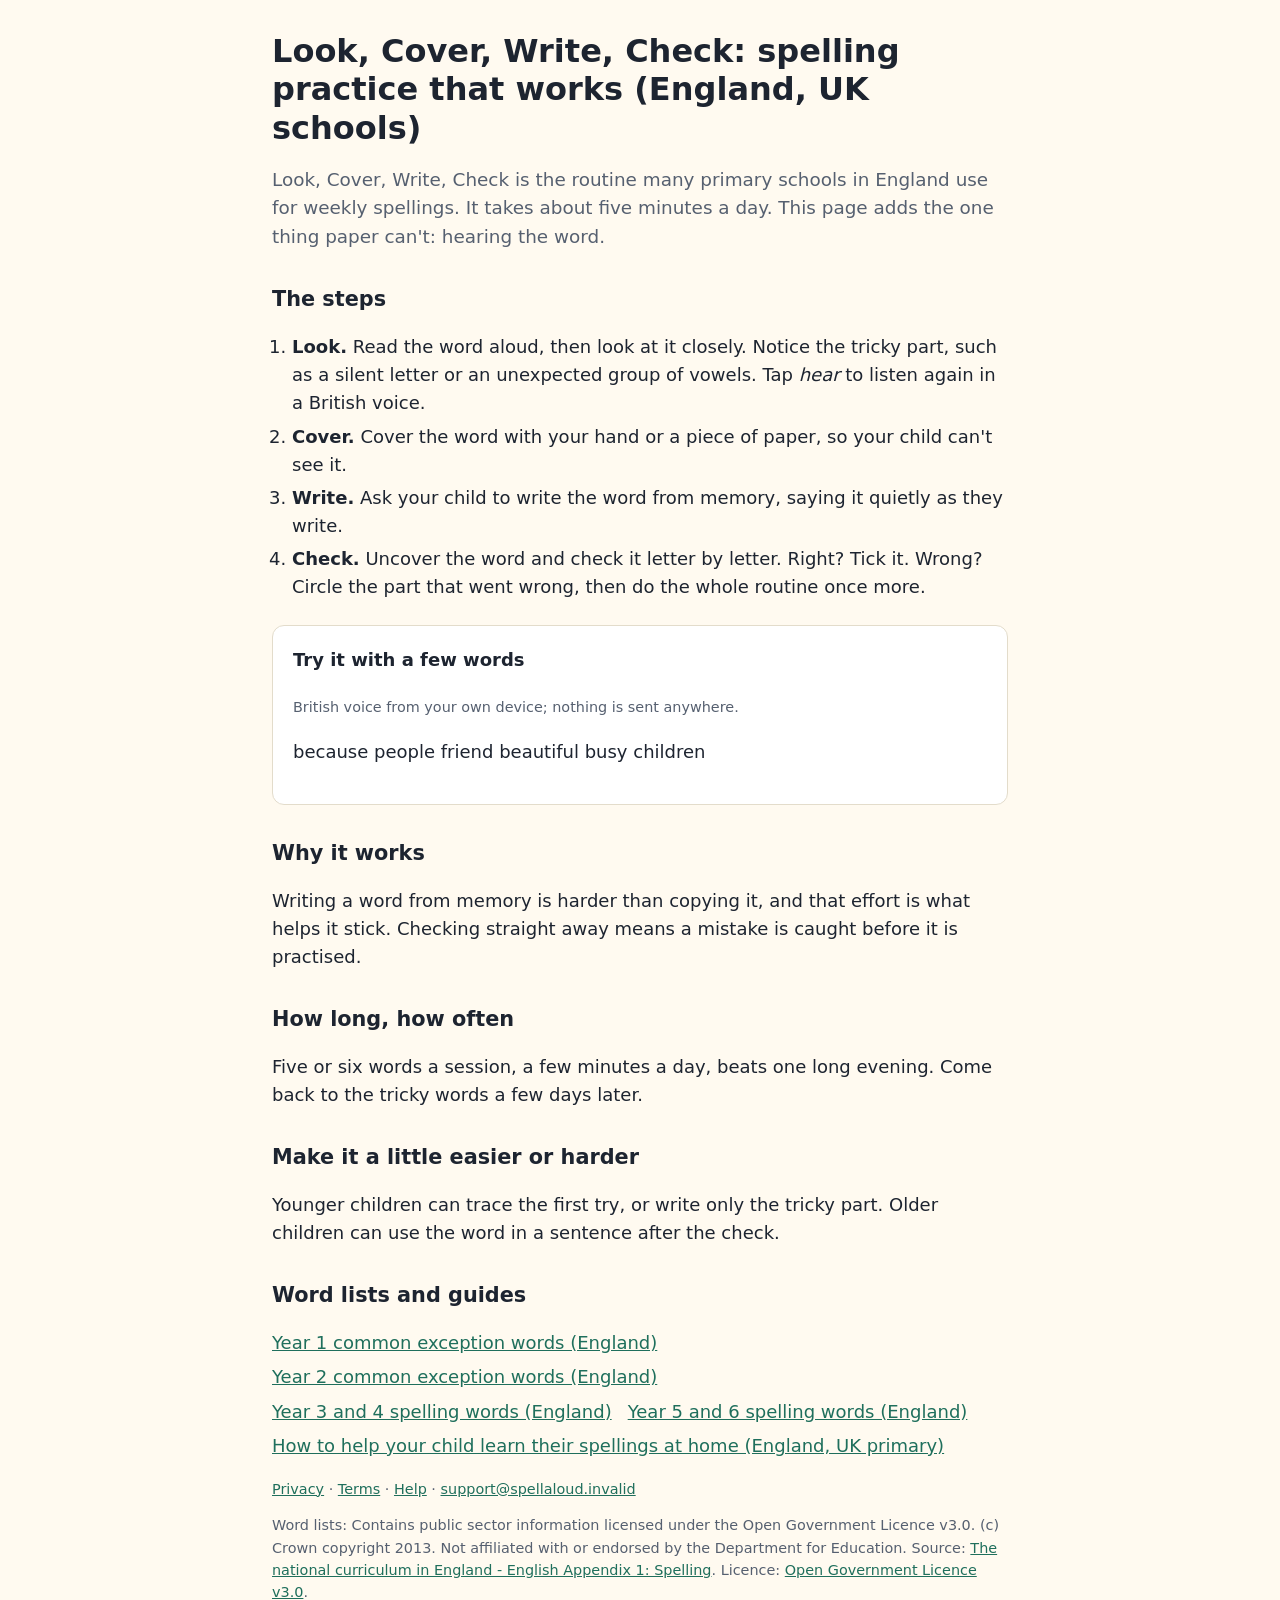
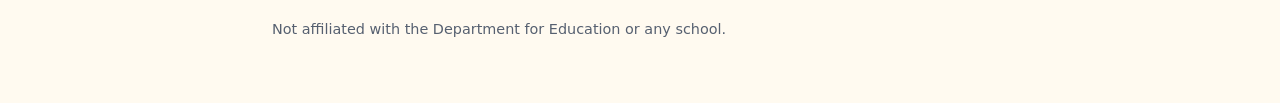
<file: drafts/lists/look-cover-write-check/index.html>
<!doctype html>
<!-- DRAFT page generated by tools/build_list_pages.py. NOT PUBLISHED (Vikunja #4635). -->
<html lang="en-GB">
<head>
<meta charset="utf-8">
<meta name="viewport" content="width=device-width, initial-scale=1">
<title>Look Cover Write Check spelling method, with sound (England)</title>
<meta name="description" content="How Look, Cover, Write, Check works for primary spelling in England, step by step, with a button to hear each word in a British voice.">
<link rel="canonical" href="/lists/look-cover-write-check/">
<script type="application/ld+json">{"@context": "https://schema.org", "@type": "HowTo", "name": "Look, Cover, Write, Check: spelling practice that works (England, UK schools)", "description": "How Look, Cover, Write, Check works for primary spelling in England, step by step, with a button to hear each word in a British voice.", "step": [{"@type": "HowToStep", "position": 1, "name": "Look", "text": "Read the word aloud, then look at it closely. Notice the tricky part, such as a silent letter or an unexpected group of vowels. Tap hear to listen again in a British voice."}, {"@type": "HowToStep", "position": 2, "name": "Cover", "text": "Cover the word with your hand or a piece of paper, so your child can't see it."}, {"@type": "HowToStep", "position": 3, "name": "Write", "text": "Ask your child to write the word from memory, saying it quietly as they write."}, {"@type": "HowToStep", "position": 4, "name": "Check", "text": "Uncover the word and check it letter by letter. Right? Tick it. Wrong? Circle the part that went wrong, then do the whole routine once more."}]}</script>
<style>
  :root { --bg:#fffaf0; --fg:#1d2430; --muted:#566070; --accent:#1f6f5c; --card:#ffffff; --line:#e3dccb; }
  @media (prefers-color-scheme: dark) { :root { --bg:#14181f; --fg:#eef1f5; --muted:#a3adbb; --accent:#6fd1b5; --card:#1c222b; --line:#2c3440; } }
  * { box-sizing:border-box }
  body { margin:0; background:var(--bg); color:var(--fg); font:18px/1.55 system-ui,-apple-system,"Segoe UI",sans-serif }
  main { max-width:48rem; margin:0 auto; padding:2rem 1rem 3rem }
  h1 { font-size:2rem; line-height:1.2; margin:0 0 .75rem } h2 { font-size:1.3rem; margin:2rem 0 .5rem }
  .lede { font-size:1.15rem; color:var(--muted) }
  ol, ul { padding-left:1.25rem } li { margin:.35rem 0 }
  .card { background:var(--card); border:1px solid var(--line); border-radius:12px; padding:1.25rem; margin:1.5rem 0 }
  table { width:100%; border-collapse:collapse; background:var(--card); border:1px solid var(--line) }
  td { border:1px solid var(--line); padding:.35rem .5rem; vertical-align:top; width:25% }
  td .w { font-weight:600 }
  button.hear { margin:0 0 0 .35rem; padding:.1rem .45rem; font:inherit; font-size:.85rem; border:1px solid var(--accent); border-radius:6px; background:transparent; color:var(--accent); cursor:pointer }
  button.hear[hidden] { display:none }
  button.hear-it { padding:.45rem .9rem; font:inherit; border:1px solid var(--accent); border-radius:8px; background:var(--accent); color:var(--bg); cursor:pointer }
  button.hear-it[hidden] { display:none }
  input[type=email] { width:100%; padding:.8rem; font:inherit; border:1px solid var(--line); border-radius:8px; background:var(--bg); color:var(--fg) }
  form.waitlist button { margin-top:.6rem; padding:.7rem 1.1rem; font:inherit; border:0; border-radius:8px; background:var(--accent); color:var(--bg); cursor:pointer }
  input:focus-visible, button:focus-visible, a:focus-visible { outline:3px solid var(--accent); outline-offset:2px }
  small, footer, .muted { color:var(--muted); font-size:.9rem } a { color:var(--accent) }
  nav ul { list-style:none; padding:0; display:flex; flex-wrap:wrap; gap:.4rem 1rem } nav li { margin:0 }
  dt { font-weight:700; margin-top:.9rem } dd { margin:.2rem 0 0 }
  @media (max-width:36rem) { td { display:block; width:auto; border:0; border-bottom:1px solid var(--line) } body { font-size:17px } }
  @media print {
    :root { --bg:#fff; --fg:#000; --muted:#333; --line:#999; --card:#fff }
    body { font-size:10pt; line-height:1.25 } main { max-width:none; padding:0 }
    .noprint, button.hear, button.hear-it { display:none !important }
    h1 { font-size:16pt; margin:0 0 4pt }
    table { page-break-inside:avoid } td { display:table-cell; width:25%; padding:2pt 4pt; border:1px solid #999 }
    .printnote { display:block !important; font-size:8pt; margin-top:6pt }
    @page { size:A4; margin:12mm }
  }
  .printnote { display:none }
</style>
</head>
<body>
<main>
  <h1>Look, Cover, Write, Check: spelling practice that works (England, UK schools)</h1>
  <p class="lede">Look, Cover, Write, Check is the routine many primary schools in England use for weekly spellings. It takes about five minutes a day. This page adds the one thing paper can&#x27;t: hearing the word.</p>
  <h2>The steps</h2>
  <ol>
    <li><strong>Look.</strong> Read the word aloud, then look at it closely. Notice the tricky part, such as a silent letter or an unexpected group of vowels. Tap <em>hear</em> to listen again in a British voice.</li>
    <li><strong>Cover.</strong> Cover the word with your hand or a piece of paper, so your child can't see it.</li>
    <li><strong>Write.</strong> Ask your child to write the word from memory, saying it quietly as they write.</li>
    <li><strong>Check.</strong> Uncover the word and check it letter by letter. Right? Tick it. Wrong? Circle the part that went wrong, then do the whole routine once more.</li>
  </ol>
  <div class="card">
    <strong>Try it with a few words</strong>
    <p class="noprint"><button class="hear-it" id="hear-it" type="button" hidden lang="en-GB">Hear these words</button> <small>British voice from your own device; nothing is sent anywhere.</small></p>
    <p><span class="w">because</span><button class="hear" type="button" hidden data-word="because" aria-label="Hear the word because">hear</button> <span class="w">people</span><button class="hear" type="button" hidden data-word="people" aria-label="Hear the word people">hear</button> <span class="w">friend</span><button class="hear" type="button" hidden data-word="friend" aria-label="Hear the word friend">hear</button> <span class="w">beautiful</span><button class="hear" type="button" hidden data-word="beautiful" aria-label="Hear the word beautiful">hear</button> <span class="w">busy</span><button class="hear" type="button" hidden data-word="busy" aria-label="Hear the word busy">hear</button> <span class="w">children</span><button class="hear" type="button" hidden data-word="children" aria-label="Hear the word children">hear</button></p>
  </div>
  <h2>Why it works</h2>
  <p>Writing a word from memory is harder than copying it, and that effort is what helps it stick. Checking straight away means a mistake is caught before it is practised.</p>
  <h2>How long, how often</h2>
  <p>Five or six words a session, a few minutes a day, beats one long evening. Come back to the tricky words a few days later.</p>
  <h2>Make it a little easier or harder</h2>
  <p>Younger children can trace the first try, or write only the tricky part. Older children can use the word in a sentence after the check.</p>
  <nav aria-label="Spelling lists and guides"><h2>Word lists and guides</h2><ul><li><a href="../year-1-common-exception-words/index.html">Year 1 common exception words (England)</a></li><li><a href="../year-2-common-exception-words/index.html">Year 2 common exception words (England)</a></li><li><a href="../year-3-and-4-spelling-words/index.html">Year 3 and 4 spelling words (England)</a></li><li><a href="../year-5-and-6-spelling-words/index.html">Year 5 and 6 spelling words (England)</a></li><li><a href="../how-to-help-your-child-learn-spellings/index.html">How to help your child learn their spellings at home (England, UK primary)</a></li></ul></nav>
  <footer>
    <nav class="trust" aria-label="About this site"><a href="/privacy/">Privacy</a> · <a href="/terms/">Terms</a> · <a href="/help/">Help</a> · <a href="mailto:support@spellaloud.invalid">support@spellaloud.invalid</a></nav>
    <p>Word lists: Contains public sector information licensed under the Open Government Licence v3.0. (c) Crown copyright 2013. Not affiliated with or endorsed by the Department for Education. Source: <a href="https://www.gov.uk/government/publications/national-curriculum-in-england-english-programmes-of-study">The national curriculum in England - English Appendix 1: Spelling</a>. Licence: <a href="https://www.nationalarchives.gov.uk/doc/open-government-licence/version/3/">Open Government Licence v3.0</a>.</p>
    <p>Not affiliated with the Department for Education or any school.</p>
  </footer>
</main>
<script>
/** macOS novelty voices that are en-GB-tagged or en-tagged but unusable for spelling. */
const NOVELTY = /^(albert|bad news|bahh|bells|boing|bubbles|cellos|deranged|good news|hysterical|jester|organ|pipe organ|superstar|trinoids|whisper|wobble|zarvox)\b/i;
/** Names known to sound good, best first (substring, case-insensitive). */
const PREFERRED = ['google uk english female', 'microsoft sonia', 'microsoft libby', 'serena', 'kate', 'daniel', 'martha', 'google uk english male', 'microsoft ryan'];

/**
 * Fully Kiosk Browser (Android WebView, UA "; wv)") exposes no Web Speech voices, but its JavaScript interface
 * adds a global `fully` with text-to-speech (https://www.fully-kiosk.com/docs/en/api/javascript, PLUS licence, the
 * "JavaScript Interface" setting on). When that bridge is there we offer ONE synthetic on-device en-GB voice, so the
 * picker, recording plan and status line treat the tablet as having a British voice.
 */
const FULLY_VOICE = Object.freeze({ name: 'Tablet voice (English UK)', lang: 'en-GB', localService: true, default: false, fully: true });
/** The `fully` bridge, or null (desktop, phones, the family build: it is never touched there). */
function fullyBridge(g = globalThis) {
  return g && typeof g.fully?.textToSpeech === 'function' ? g.fully : null;
}
/** The voice list plus the tablet voice when the bridge exists (once). */
const withFully = (voices) => {
  const list = voices || [];
  return fullyBridge() && !list.some((v) => v && v.fully) ? [...list, FULLY_VOICE] : list;
};

/** Normalise 'en_GB' / 'EN-gb' to 'en-gb'. */
const langOf = (v) => String((v && v.lang) || '').replace('_', '-').toLowerCase();

/**
 * Score a voice: higher is better; -1 means "do not use". Only on-device voices (localService === true)
 * qualify: a network voice would send the word off the device, which the app says it never does.
 */
function scoreVoice(v) {
  if (langOf(v) !== 'en-gb' || v.localService !== true || NOVELTY.test(v.name || '')) return -1;
  let s = 10;
  const name = (v.name || '').toLowerCase();
  const i = PREFERRED.findIndex((p) => name.includes(p));
  if (i >= 0) s += 20 - i; // earlier in the list = better
  s += 5; // on-device (the only kind that qualifies): works offline
  if (/enhanced|premium|natural/i.test(v.name || '')) s += 8;
  if (/compact/i.test(v.name || '')) s -= 3;
  if (v.default) s += 1;
  return s;
}

/** Best en-GB voice from speechSynthesis.getVoices(), or null if there is none. Stable on ties. */
function pickVoice(voices) {
  let best = null;
  let bestScore = -1;
  for (const v of withFully(voices)) {
    const s = scoreVoice(v);
    if (s > bestScore) { best = v; bestScore = s; }
  }
  return best;
}

/**
 * Green/red line for the voice help (Marc 2026-11-08). `voice` = pickVoice(...) result or null, `ua` = navigator.userAgent.
 * An Android WebView ("; wv)" in the UA, e.g. Fully Kiosk) exposes no speech voices at all, so installing one cannot help there.
 */
function voiceStatus(voice, ua = '') {
  const webview = /;\s*wv\)/.test(ua);
  if (voice) return { ok: true, webview, text: `\u2713 British voice ready on this device (${voice.name}).` };
  return { ok: false, webview, text: webview
    ? '\u2717 No British voice here. This is an app\'s built-in browser (for example Fully Kiosk), which cannot use the device\'s voices, so installing one will not help on this screen. Record the words in your own voice, or open the site in Chrome.'
    : '\u2717 No British voice in this browser yet. Install one with the steps below, then reload this page.' };
}

/** Every usable en-GB voice, best first, one per name (what the parent picker lists). */
function gbVoices(voices) {
  const seen = new Set();
  return withFully(voices).filter((v) => scoreVoice(v) >= 0 && !seen.has(v.name) && seen.add(v.name))
    .sort((a, b) => scoreVoice(b) - scoreVoice(a));
}

/** Longest voice name we store (a setting, carried in the export pack). */
const VOICE_NAME_MAX = 120;
/** A stored voice name is '' (automatic) or a short string without control characters. */
const validVoiceName = (n) => typeof n === 'string' && n.length <= VOICE_NAME_MAX && !/[\u0000-\u001f]/.test(n);

/**
 * The voice to speak with for a child: their chosen en-GB voice when this device still has it,
 * otherwise the best en-GB voice (null if none). The choice is never applied to a non-en-GB voice.
 */
function resolveVoice(voices, chosenName) {
  if (chosenName) {
    const hit = gbVoices(voices).find((v) => v.name === chosenName);
    if (hit) return hit;
  }
  return pickVoice(voices);
}

/**
 * Decide how to read a word. prefer: 'voice' | 'recording' (parent setting).
 * Returns 'voice' | 'recording' | 'none'. A word with no clip and no voice is skipped (the existing
 * "skipped" counter on the playing screen).
 */
function chooseSource({ hasRecording, voice, prefer = 'voice' }) {
  if (prefer === 'recording') return hasRecording ? 'recording' : voice ? 'voice' : 'none';
  return voice ? 'voice' : hasRecording ? 'recording' : 'none';
}

/**
 * Source for one practice word. A word the API marks has_audio:false (typed, never recorded; only the
 * browser build lists these, #4631) is read with the en-GB voice whatever the parent preference, and
 * is 'none' (skipped) when the device has no such voice. Otherwise as chooseSource.
 */
function sourceForWord(word, { voice, prefer = 'voice' } = {}) {
  return chooseSource({ hasRecording: !(word && word.has_audio === false), voice, prefer });
}

/** True when the device has at least one usable (on-device en-GB) voice: the one the app would read words with. */
const hasBritishVoice = (voices) => pickVoice(voices) !== null;

/** A word with no recording needs one when the device has no British voice to read it (#6327). */
const needsRecording = (word, hasVoice) => !!word && word.has_audio === false && !hasVoice;

/**
 * What Home should do with this practice list on this device (#6327). `loaded` says the voice list has been
 * read: before that an empty list is not a verdict, so nothing is blocked. With no voice, unrecorded words go
 * to `record` (prompt to record them), the rest stay `playable`, and Play is `blocked` until `record` is empty
 * so a silent word is never presented.
 */
function recordingPlan(words, voices, loaded) {
  const noVoice = !!loaded && !hasBritishVoice(voices);
  const record = noVoice ? words.filter((w) => needsRecording(w, false)) : [];
  const playable = words.filter((w) => !record.includes(w));
  return { noVoice, record, playable, blocked: record.length > 0 };
}

/**
 * getVoices() is empty until the browser has loaded them (Chrome fires 'voiceschanged').
 * Resolves with the list, or [] after timeoutMs.
 */
function loadVoices(synth, timeoutMs = 1500) {
  return new Promise((resolve) => {
    const have = synth && synth.getVoices ? synth.getVoices() : [];
    if (have.length || !synth || !synth.addEventListener || fullyBridge()) return resolve(have); // with the Fully bridge there is nothing to wait for
    const done = () => { clearTimeout(t); synth.removeEventListener('voiceschanged', done); resolve(synth.getVoices()); };
    const t = setTimeout(done, timeoutMs);
    synth.addEventListener('voiceschanged', done);
  });
}

/**
 * Say `text` with `voice`. rate follows the speed setting (0.55/1/1.25; speech is clamped to 0.5..1.4
 * because extreme rates distort). Resolves true when finished, false on error or if it never ends
 * (some Android WebViews never fire `end`, so a timeout guards it). `Utterance` is injectable.
 * The tablet voice (voice.fully) goes through fully.textToSpeech instead, see speakFully.
 */
function speak(synth, voice, text, { rate = 1, Utterance = globalThis.SpeechSynthesisUtterance, timeoutMs = 8000, estimateMs } = {}) {
  if (voice && voice.fully) return speakFully(text, estimateMs);
  return new Promise((resolve) => {
    if (!synth || !Utterance || !voice) return resolve(false);
    const u = new Utterance(text);
    u.voice = voice;
    u.lang = voice.lang;
    u.rate = Math.min(1.4, Math.max(0.5, rate));
    let finished = false;
    const finish = (ok) => { if (finished) return; finished = true; clearTimeout(t); resolve(ok); };
    const t = setTimeout(() => { try { synth.cancel(); } catch { /* ignore */ } finish(false); }, timeoutMs);
    u.onend = () => finish(true);
    u.onerror = () => finish(false);
    synth.cancel(); // drop anything queued (Chrome can wedge on a stale queue)
    synth.speak(u);
  });
}

let fullyPending = null; // { settle(ok), started } for the word being read
let fullyBound = null; // the `fully` the events were registered on

/** Called by the bound strings. Done/Error count only after this word's Start (a stop of the previous word must not end it). */
const fullyEvent = (kind) => {
  const p = fullyPending;
  if (p && kind === 'start') p.started = true;
  else if (p && p.started) p.settle(kind === 'done');
};

/** Register the three events once; false when this Fully build cannot (the estimate then ends the word). */
function bindFullyEvents(fully) {
  if (fullyBound === fully) return true;
  try {
    globalThis.__spellingsFullyTts = fullyEvent; // only ever set where the Fully bridge exists
    for (const k of ['Start', 'Done', 'Error']) fully.bind('ttsUtterance' + k, `__spellingsFullyTts('${k.toLowerCase()}')`);
    fullyBound = fully;
    return true;
  } catch { return false; }
}

/** Rough speaking time without a done event: about 700 ms + 90 ms per character. */
const estimateSpeechMs = (text) => 700 + 90 * String(text || '').length;

/** True while a Fully word is being read (Pause then has something to stop). */
const fullySpeaking = () => fullyPending !== null;

function speakFully(text, estimateMs) {
  return new Promise((resolve) => {
    const fully = fullyBridge();
    if (!fully) return resolve(false);
    if (fullyPending) fullyPending.settle(false); // superseded
    const events = bindFullyEvents(fully);
    const settle = (ok) => { if (fullyPending !== p) return; fullyPending = null; clearTimeout(timer); resolve(ok); };
    const p = { settle, started: false };
    fullyPending = p;
    const est = estimateMs ?? estimateSpeechMs(text);
    const timer = setTimeout(() => settle(true), events ? est + 2500 : est); // with events only a safety net
    try { fully.textToSpeech(String(text), 'en_GB'); } catch { settle(false); }
  });
}

/** Silence everything: the browser's speech queue and, if a Fully word is being read, Fully's TTS. No `fully` call otherwise. */
function stopSpeech(synth) {
  try { synth && synth.cancel(); } catch { /* no speech support */ }
  const p = fullyPending;
  if (!p) return;
  try { fullyBridge()?.stopTextToSpeech(); } catch { /* ignore */ }
  p.settle(false);
}

(function () {
  var synth = window.speechSynthesis;
  if (!synth) return;
  loadVoices(synth).then(function (vs) {
    var voice = pickVoice(vs);
    if (!voice) return;                                   // no en-GB voice: buttons stay hidden
    document.querySelectorAll('button.hear').forEach(function (b) {
      b.hidden = false;
      b.addEventListener('click', function () { speak(synth, voice, b.dataset.word, { rate: 0.9 }); });
    });
    // "hear-it": read the whole list aloud, one word at a time (Web Speech only, no network).
    var all = document.getElementById('hear-it');
    if (all) {
      var words = [].map.call(document.querySelectorAll('button.hear'), function (b) { return b.dataset.word; });
      var running = false;
      all.hidden = false;
      all.addEventListener('click', function () {
        if (running) { running = false; stopSpeech(synth); all.textContent = 'Hear the whole list'; return; }
        running = true; all.textContent = 'Stop';
        var i = 0;
        (function next() {
          if (!running || i >= words.length) { running = false; all.textContent = 'Hear the whole list'; return; }
          speak(synth, voice, words[i++], { rate: 0.9 }).then(function () { setTimeout(next, 700); });
        })();
      });
    }
  });
})();

</script>
</body>
</html>
</file>
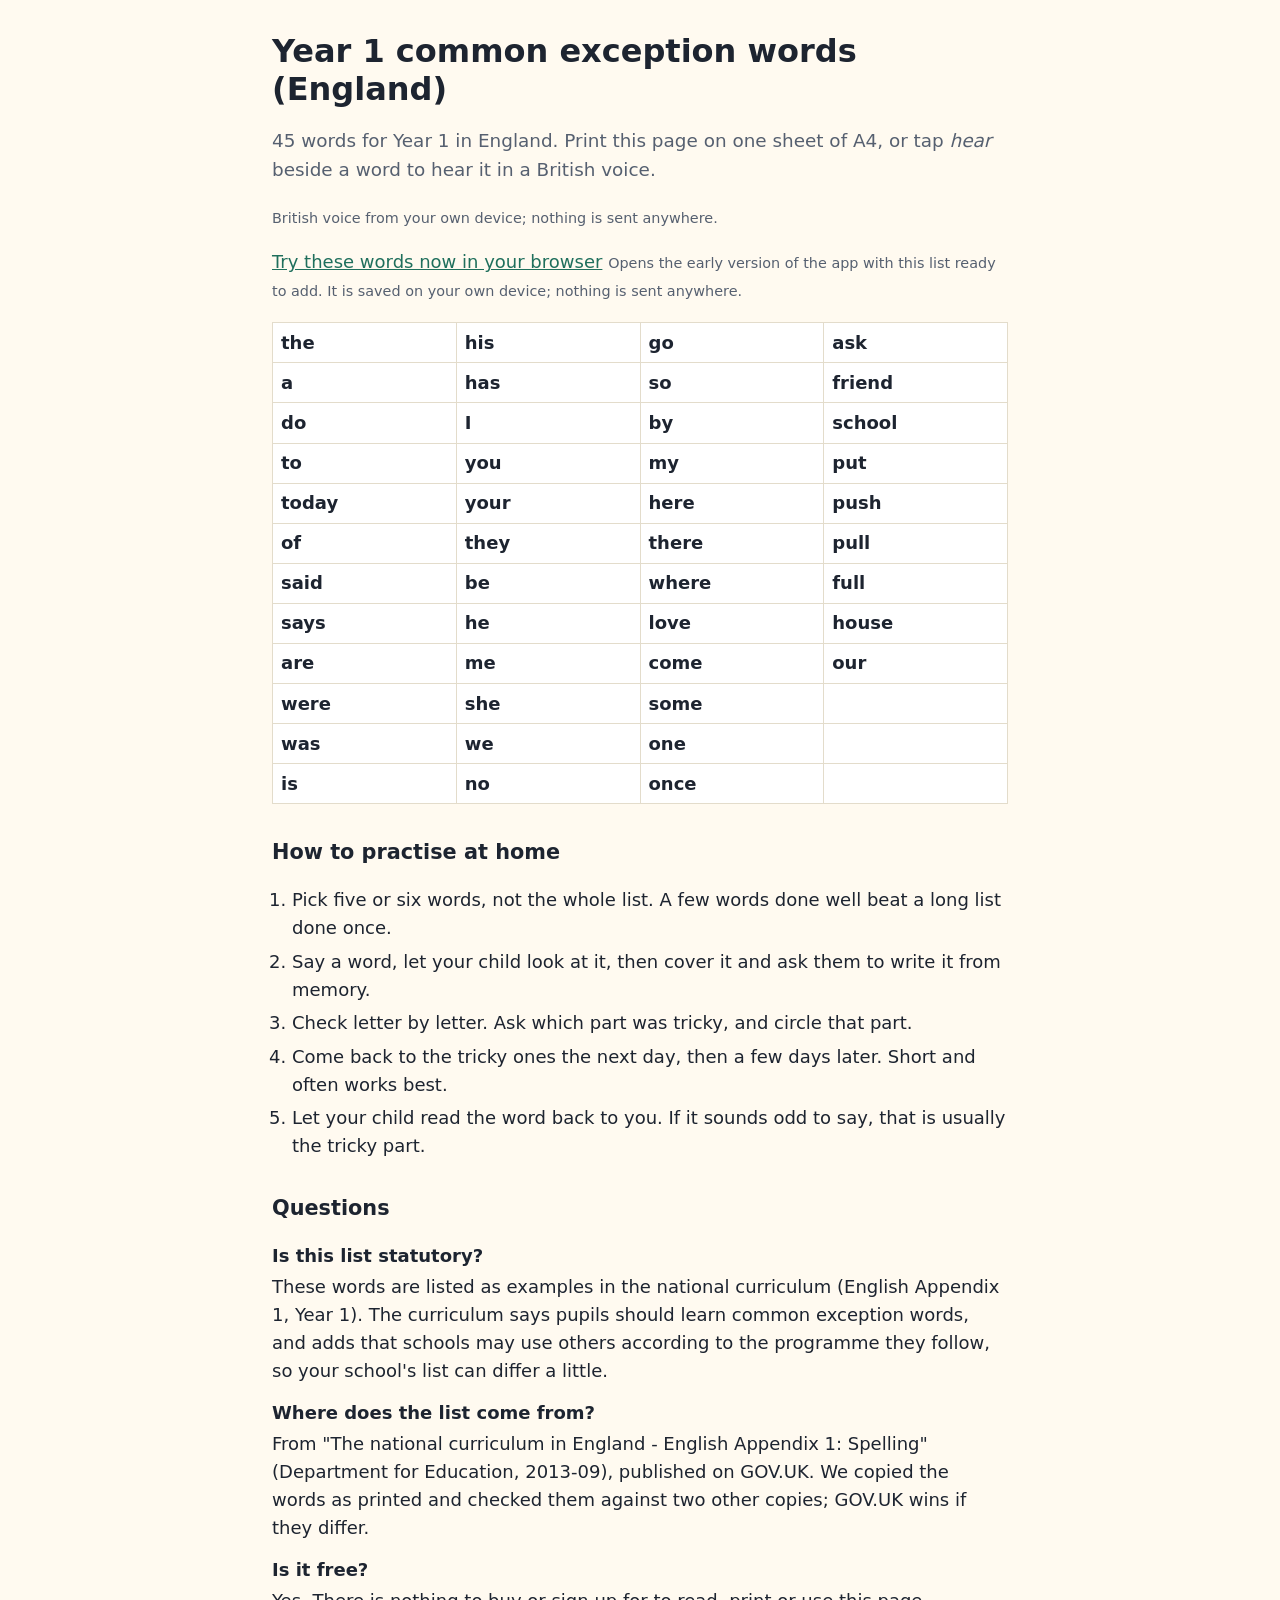
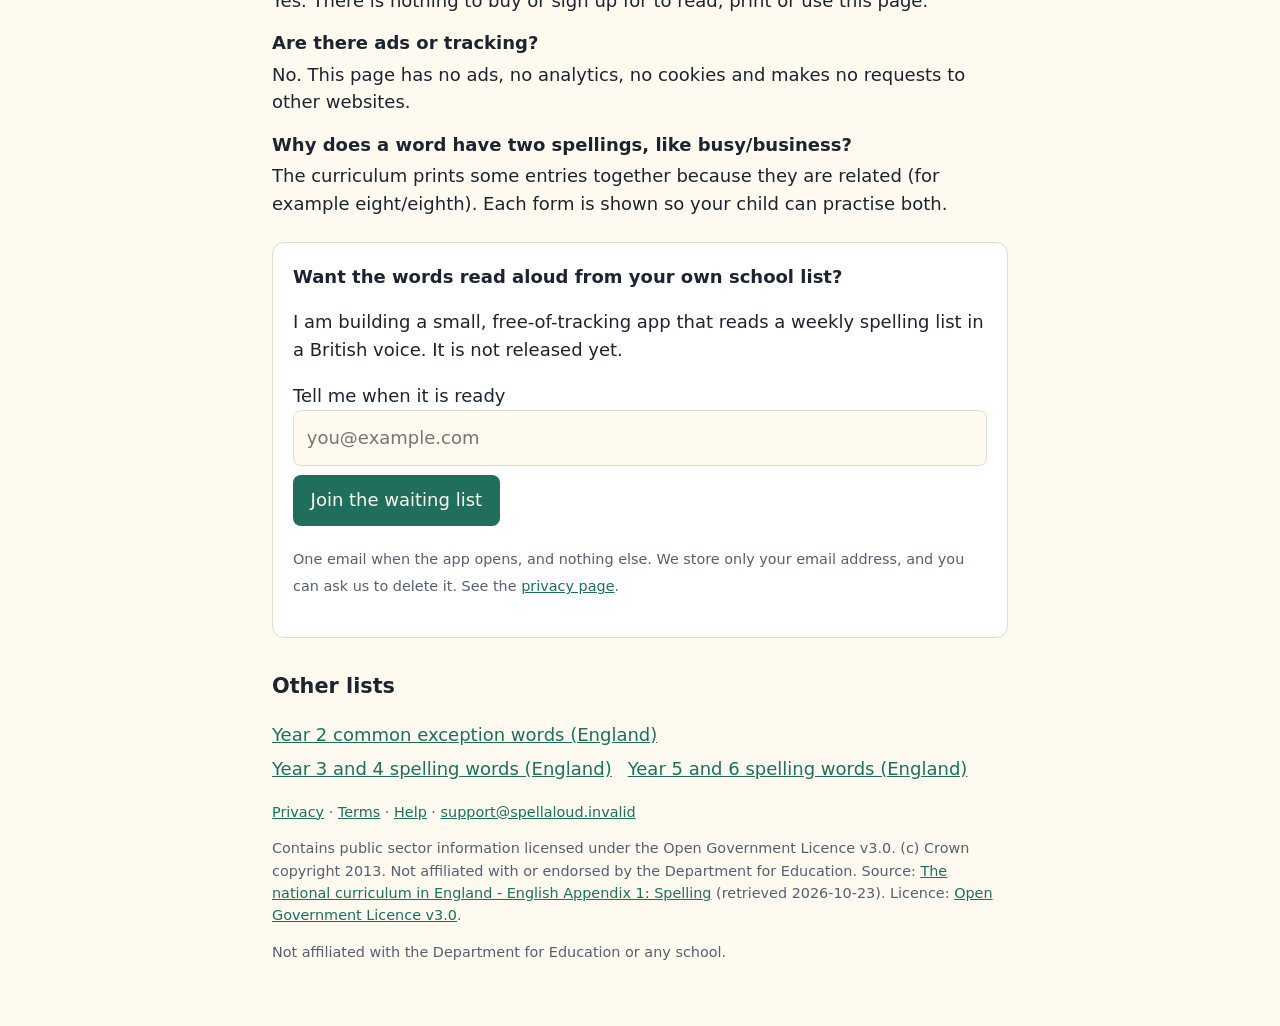
<file: drafts/lists/year-1-common-exception-words/index.html>
<!doctype html>
<!-- DRAFT page generated by tools/build_list_pages.py from content/uk-statutory/lists.json. NOT PUBLISHED (Vikunja #4059). -->
<html lang="en-GB">
<head>
<meta charset="utf-8">
<meta name="viewport" content="width=device-width, initial-scale=1">
<title>Year 1 common exception words list (England), free printable</title>
<meta name="description" content="The 45 Year 1 common exception words from the England national curriculum, in one printable A4 table, with a button to hear each word in a British voice.">
<link rel="canonical" href="https://example.invalid/lists/year-1-common-exception-words/">
<meta property="og:type" content="website">
<meta property="og:locale" content="en_GB">
<meta property="og:title" content="Year 1 common exception words list (England), free printable">
<meta property="og:description" content="The 45 Year 1 common exception words from the England national curriculum, in one printable A4 table, with a button to hear each word in a British voice.">
<meta property="og:url" content="https://example.invalid/lists/year-1-common-exception-words/">
<script type="application/ld+json">{"@context": "https://schema.org", "@type": "ItemList", "name": "Year 1 common exception words (England)", "inLanguage": "en-GB", "url": "https://example.invalid/lists/year-1-common-exception-words/", "numberOfItems": 45, "itemListElement": [{"@type": "ListItem", "position": 1, "name": "the"}, {"@type": "ListItem", "position": 2, "name": "a"}, {"@type": "ListItem", "position": 3, "name": "do"}, {"@type": "ListItem", "position": 4, "name": "to"}, {"@type": "ListItem", "position": 5, "name": "today"}, {"@type": "ListItem", "position": 6, "name": "of"}, {"@type": "ListItem", "position": 7, "name": "said"}, {"@type": "ListItem", "position": 8, "name": "says"}, {"@type": "ListItem", "position": 9, "name": "are"}, {"@type": "ListItem", "position": 10, "name": "were"}, {"@type": "ListItem", "position": 11, "name": "was"}, {"@type": "ListItem", "position": 12, "name": "is"}, {"@type": "ListItem", "position": 13, "name": "his"}, {"@type": "ListItem", "position": 14, "name": "has"}, {"@type": "ListItem", "position": 15, "name": "I"}, {"@type": "ListItem", "position": 16, "name": "you"}, {"@type": "ListItem", "position": 17, "name": "your"}, {"@type": "ListItem", "position": 18, "name": "they"}, {"@type": "ListItem", "position": 19, "name": "be"}, {"@type": "ListItem", "position": 20, "name": "he"}, {"@type": "ListItem", "position": 21, "name": "me"}, {"@type": "ListItem", "position": 22, "name": "she"}, {"@type": "ListItem", "position": 23, "name": "we"}, {"@type": "ListItem", "position": 24, "name": "no"}, {"@type": "ListItem", "position": 25, "name": "go"}, {"@type": "ListItem", "position": 26, "name": "so"}, {"@type": "ListItem", "position": 27, "name": "by"}, {"@type": "ListItem", "position": 28, "name": "my"}, {"@type": "ListItem", "position": 29, "name": "here"}, {"@type": "ListItem", "position": 30, "name": "there"}, {"@type": "ListItem", "position": 31, "name": "where"}, {"@type": "ListItem", "position": 32, "name": "love"}, {"@type": "ListItem", "position": 33, "name": "come"}, {"@type": "ListItem", "position": 34, "name": "some"}, {"@type": "ListItem", "position": 35, "name": "one"}, {"@type": "ListItem", "position": 36, "name": "once"}, {"@type": "ListItem", "position": 37, "name": "ask"}, {"@type": "ListItem", "position": 38, "name": "friend"}, {"@type": "ListItem", "position": 39, "name": "school"}, {"@type": "ListItem", "position": 40, "name": "put"}, {"@type": "ListItem", "position": 41, "name": "push"}, {"@type": "ListItem", "position": 42, "name": "pull"}, {"@type": "ListItem", "position": 43, "name": "full"}, {"@type": "ListItem", "position": 44, "name": "house"}, {"@type": "ListItem", "position": 45, "name": "our"}]}</script>
<style>
  :root { --bg:#fffaf0; --fg:#1d2430; --muted:#566070; --accent:#1f6f5c; --card:#ffffff; --line:#e3dccb; }
  @media (prefers-color-scheme: dark) { :root { --bg:#14181f; --fg:#eef1f5; --muted:#a3adbb; --accent:#6fd1b5; --card:#1c222b; --line:#2c3440; } }
  * { box-sizing:border-box }
  body { margin:0; background:var(--bg); color:var(--fg); font:18px/1.55 system-ui,-apple-system,"Segoe UI",sans-serif }
  main { max-width:48rem; margin:0 auto; padding:2rem 1rem 3rem }
  h1 { font-size:2rem; line-height:1.2; margin:0 0 .75rem } h2 { font-size:1.3rem; margin:2rem 0 .5rem }
  .lede { font-size:1.15rem; color:var(--muted) }
  ol, ul { padding-left:1.25rem } li { margin:.35rem 0 }
  .card { background:var(--card); border:1px solid var(--line); border-radius:12px; padding:1.25rem; margin:1.5rem 0 }
  table { width:100%; border-collapse:collapse; background:var(--card); border:1px solid var(--line) }
  td { border:1px solid var(--line); padding:.35rem .5rem; vertical-align:top; width:25% }
  td .w { font-weight:600 }
  button.hear { margin:0 0 0 .35rem; padding:.1rem .45rem; font:inherit; font-size:.85rem; border:1px solid var(--accent); border-radius:6px; background:transparent; color:var(--accent); cursor:pointer }
  button.hear[hidden] { display:none }
  button.hear-it { padding:.45rem .9rem; font:inherit; border:1px solid var(--accent); border-radius:8px; background:var(--accent); color:var(--bg); cursor:pointer }
  button.hear-it[hidden] { display:none }
  input[type=email] { width:100%; padding:.8rem; font:inherit; border:1px solid var(--line); border-radius:8px; background:var(--bg); color:var(--fg) }
  form.waitlist button { margin-top:.6rem; padding:.7rem 1.1rem; font:inherit; border:0; border-radius:8px; background:var(--accent); color:var(--bg); cursor:pointer }
  input:focus-visible, button:focus-visible, a:focus-visible { outline:3px solid var(--accent); outline-offset:2px }
  small, footer, .muted { color:var(--muted); font-size:.9rem } a { color:var(--accent) }
  nav ul { list-style:none; padding:0; display:flex; flex-wrap:wrap; gap:.4rem 1rem } nav li { margin:0 }
  dt { font-weight:700; margin-top:.9rem } dd { margin:.2rem 0 0 }
  @media (max-width:36rem) { td { display:block; width:auto; border:0; border-bottom:1px solid var(--line) } body { font-size:17px } }
  @media print {
    :root { --bg:#fff; --fg:#000; --muted:#333; --line:#999; --card:#fff }
    body { font-size:10pt; line-height:1.25 } main { max-width:none; padding:0 }
    .noprint, button.hear, button.hear-it { display:none !important }
    h1 { font-size:16pt; margin:0 0 4pt }
    table { page-break-inside:avoid } td { display:table-cell; width:25%; padding:2pt 4pt; border:1px solid #999 }
    .printnote { display:block !important; font-size:8pt; margin-top:6pt }
    @page { size:A4; margin:12mm }
  }
  .printnote { display:none }
</style>
</head>
<body>
<main>
  <h1>Year 1 common exception words (England)</h1>
  <p class="lede noprint">45 words for Year 1 in England. Print this page on one sheet of A4, or tap <em>hear</em> beside a word to hear it in a British voice.</p>
  <p class="noprint"><button class="hear-it" id="hear-it" type="button" hidden lang="en-GB">Hear the whole list</button> <small>British voice from your own device; nothing is sent anywhere.</small></p>
  <p class="noprint"><a class="trylink" href="/try/parent/#sl=1&amp;t=Year+1+words&amp;w=the&amp;w=a&amp;w=do&amp;w=to&amp;w=today&amp;w=of&amp;w=said&amp;w=says&amp;w=are&amp;w=were&amp;w=was&amp;w=is&amp;w=his&amp;w=has&amp;w=I&amp;w=you&amp;w=your&amp;w=they&amp;w=be&amp;w=he&amp;w=me&amp;w=she&amp;w=we&amp;w=no&amp;w=go&amp;w=so&amp;w=by&amp;w=my&amp;w=here&amp;w=there&amp;w=where&amp;w=love&amp;w=come&amp;w=some&amp;w=one&amp;w=once&amp;w=ask&amp;w=friend&amp;w=school&amp;w=put&amp;w=push&amp;w=pull&amp;w=full&amp;w=house&amp;w=our">Try these words now in your browser</a> <small>Opens the early version of the app with this list ready to add. It is saved on your own device; nothing is sent anywhere.</small></p>
<table>
<tr>
<td><span class="w">the</span><button class="hear" type="button" hidden data-word="the" aria-label="Hear the word the">hear</button></td>
<td><span class="w">his</span><button class="hear" type="button" hidden data-word="his" aria-label="Hear the word his">hear</button></td>
<td><span class="w">go</span><button class="hear" type="button" hidden data-word="go" aria-label="Hear the word go">hear</button></td>
<td><span class="w">ask</span><button class="hear" type="button" hidden data-word="ask" aria-label="Hear the word ask">hear</button></td>
</tr>
<tr>
<td><span class="w">a</span><button class="hear" type="button" hidden data-word="a" aria-label="Hear the word a">hear</button></td>
<td><span class="w">has</span><button class="hear" type="button" hidden data-word="has" aria-label="Hear the word has">hear</button></td>
<td><span class="w">so</span><button class="hear" type="button" hidden data-word="so" aria-label="Hear the word so">hear</button></td>
<td><span class="w">friend</span><button class="hear" type="button" hidden data-word="friend" aria-label="Hear the word friend">hear</button></td>
</tr>
<tr>
<td><span class="w">do</span><button class="hear" type="button" hidden data-word="do" aria-label="Hear the word do">hear</button></td>
<td><span class="w">I</span><button class="hear" type="button" hidden data-word="I" aria-label="Hear the word I">hear</button></td>
<td><span class="w">by</span><button class="hear" type="button" hidden data-word="by" aria-label="Hear the word by">hear</button></td>
<td><span class="w">school</span><button class="hear" type="button" hidden data-word="school" aria-label="Hear the word school">hear</button></td>
</tr>
<tr>
<td><span class="w">to</span><button class="hear" type="button" hidden data-word="to" aria-label="Hear the word to">hear</button></td>
<td><span class="w">you</span><button class="hear" type="button" hidden data-word="you" aria-label="Hear the word you">hear</button></td>
<td><span class="w">my</span><button class="hear" type="button" hidden data-word="my" aria-label="Hear the word my">hear</button></td>
<td><span class="w">put</span><button class="hear" type="button" hidden data-word="put" aria-label="Hear the word put">hear</button></td>
</tr>
<tr>
<td><span class="w">today</span><button class="hear" type="button" hidden data-word="today" aria-label="Hear the word today">hear</button></td>
<td><span class="w">your</span><button class="hear" type="button" hidden data-word="your" aria-label="Hear the word your">hear</button></td>
<td><span class="w">here</span><button class="hear" type="button" hidden data-word="here" aria-label="Hear the word here">hear</button></td>
<td><span class="w">push</span><button class="hear" type="button" hidden data-word="push" aria-label="Hear the word push">hear</button></td>
</tr>
<tr>
<td><span class="w">of</span><button class="hear" type="button" hidden data-word="of" aria-label="Hear the word of">hear</button></td>
<td><span class="w">they</span><button class="hear" type="button" hidden data-word="they" aria-label="Hear the word they">hear</button></td>
<td><span class="w">there</span><button class="hear" type="button" hidden data-word="there" aria-label="Hear the word there">hear</button></td>
<td><span class="w">pull</span><button class="hear" type="button" hidden data-word="pull" aria-label="Hear the word pull">hear</button></td>
</tr>
<tr>
<td><span class="w">said</span><button class="hear" type="button" hidden data-word="said" aria-label="Hear the word said">hear</button></td>
<td><span class="w">be</span><button class="hear" type="button" hidden data-word="be" aria-label="Hear the word be">hear</button></td>
<td><span class="w">where</span><button class="hear" type="button" hidden data-word="where" aria-label="Hear the word where">hear</button></td>
<td><span class="w">full</span><button class="hear" type="button" hidden data-word="full" aria-label="Hear the word full">hear</button></td>
</tr>
<tr>
<td><span class="w">says</span><button class="hear" type="button" hidden data-word="says" aria-label="Hear the word says">hear</button></td>
<td><span class="w">he</span><button class="hear" type="button" hidden data-word="he" aria-label="Hear the word he">hear</button></td>
<td><span class="w">love</span><button class="hear" type="button" hidden data-word="love" aria-label="Hear the word love">hear</button></td>
<td><span class="w">house</span><button class="hear" type="button" hidden data-word="house" aria-label="Hear the word house">hear</button></td>
</tr>
<tr>
<td><span class="w">are</span><button class="hear" type="button" hidden data-word="are" aria-label="Hear the word are">hear</button></td>
<td><span class="w">me</span><button class="hear" type="button" hidden data-word="me" aria-label="Hear the word me">hear</button></td>
<td><span class="w">come</span><button class="hear" type="button" hidden data-word="come" aria-label="Hear the word come">hear</button></td>
<td><span class="w">our</span><button class="hear" type="button" hidden data-word="our" aria-label="Hear the word our">hear</button></td>
</tr>
<tr>
<td><span class="w">were</span><button class="hear" type="button" hidden data-word="were" aria-label="Hear the word were">hear</button></td>
<td><span class="w">she</span><button class="hear" type="button" hidden data-word="she" aria-label="Hear the word she">hear</button></td>
<td><span class="w">some</span><button class="hear" type="button" hidden data-word="some" aria-label="Hear the word some">hear</button></td>
<td></td>
</tr>
<tr>
<td><span class="w">was</span><button class="hear" type="button" hidden data-word="was" aria-label="Hear the word was">hear</button></td>
<td><span class="w">we</span><button class="hear" type="button" hidden data-word="we" aria-label="Hear the word we">hear</button></td>
<td><span class="w">one</span><button class="hear" type="button" hidden data-word="one" aria-label="Hear the word one">hear</button></td>
<td></td>
</tr>
<tr>
<td><span class="w">is</span><button class="hear" type="button" hidden data-word="is" aria-label="Hear the word is">hear</button></td>
<td><span class="w">no</span><button class="hear" type="button" hidden data-word="no" aria-label="Hear the word no">hear</button></td>
<td><span class="w">once</span><button class="hear" type="button" hidden data-word="once" aria-label="Hear the word once">hear</button></td>
<td></td>
</tr>
</table>
  <p class="printnote">Contains public sector information licensed under the Open Government Licence v3.0. (c) Crown copyright 2013. Not affiliated with or endorsed by the Department for Education. Source: The national curriculum in England - English Appendix 1: Spelling, https://assets.publishing.service.gov.uk/media/5a7ccc06ed915d63cc65ce61/English_Appendix_1_-_Spelling.pdf.</p>

  <section class="noprint">
  <h2>How to practise at home</h2>
  <ol>
    <li>Pick five or six words, not the whole list. A few words done well beat a long list done once.</li>
    <li>Say a word, let your child look at it, then cover it and ask them to write it from memory.</li>
    <li>Check letter by letter. Ask which part was tricky, and circle that part.</li>
    <li>Come back to the tricky ones the next day, then a few days later. Short and often works best.</li>
    <li>Let your child read the word back to you. If it sounds odd to say, that is usually the tricky part.</li>
  </ol>
  <h2>Questions</h2>
  <dl>
<dt>Is this list statutory?</dt><dd>These words are listed as examples in the national curriculum (English Appendix 1, Year 1). The curriculum says pupils should learn common exception words, and adds that schools may use others according to the programme they follow, so your school&#x27;s list can differ a little.</dd>
<dt>Where does the list come from?</dt><dd>From &quot;The national curriculum in England - English Appendix 1: Spelling&quot; (Department for Education, 2013-09), published on GOV.UK. We copied the words as printed and checked them against two other copies; GOV.UK wins if they differ.</dd>
<dt>Is it free?</dt><dd>Yes. There is nothing to buy or sign up for to read, print or use this page.</dd>
<dt>Are there ads or tracking?</dt><dd>No. This page has no ads, no analytics, no cookies and makes no requests to other websites.</dd>
<dt>Why does a word have two spellings, like busy/business?</dt><dd>The curriculum prints some entries together because they are related (for example eight/eighth). Each form is shown so your child can practise both.</dd>
  </dl>
  <div class="card" id="waitlist">
    <strong>Want the words read aloud from your own school list?</strong>
    <p>I am building a small, free-of-tracking app that reads a weekly spelling list in a British voice. It is not released yet.</p>
    <!-- action is a placeholder until Marc approves the collector (Vikunja #4118); bin/build-dist refuses to ship it -->
    <form class="waitlist" method="post" action="#TODO-waitlist-endpoint" lang="en-GB">
      <input type="hidden" name="source" value="lists">
      <label for="email">Tell me when it is ready</label>
      <input id="email" name="email" type="email" autocomplete="email" required placeholder="you@example.com">
      <button type="submit">Join the waiting list</button>
      <p><small>One email when the app opens, and nothing else. We store only your email address, and you can ask us to delete it. See the <a href="/privacy/">privacy page</a>.</small></p>
    </form>
  </div>
  <nav aria-label="Other spelling lists"><h2>Other lists</h2><ul><li><a href="../year-2-common-exception-words/index.html">Year 2 common exception words (England)</a></li><li><a href="../year-3-and-4-spelling-words/index.html">Year 3 and 4 spelling words (England)</a></li><li><a href="../year-5-and-6-spelling-words/index.html">Year 5 and 6 spelling words (England)</a></li></ul></nav>
  <footer>
    <nav class="trust" aria-label="About this site"><a href="/privacy/">Privacy</a> · <a href="/terms/">Terms</a> · <a href="/help/">Help</a> · <a href="mailto:support@spellaloud.invalid">support@spellaloud.invalid</a></nav>
    <p>Contains public sector information licensed under the Open Government Licence v3.0. (c) Crown copyright 2013. Not affiliated with or endorsed by the Department for Education. Source: <a href="https://www.gov.uk/government/publications/national-curriculum-in-england-english-programmes-of-study">The national curriculum in England - English Appendix 1: Spelling</a> (retrieved 2026-10-23). Licence: <a href="https://www.nationalarchives.gov.uk/doc/open-government-licence/version/3/">Open Government Licence v3.0</a>.</p>
    <p>Not affiliated with the Department for Education or any school.</p>
  </footer>
  </section>
</main>
<script>
/** macOS novelty voices that are en-GB-tagged or en-tagged but unusable for spelling. */
const NOVELTY = /^(albert|bad news|bahh|bells|boing|bubbles|cellos|deranged|good news|hysterical|jester|organ|pipe organ|superstar|trinoids|whisper|wobble|zarvox)\b/i;
/** Names known to sound good, best first (substring, case-insensitive). */
const PREFERRED = ['google uk english female', 'microsoft sonia', 'microsoft libby', 'serena', 'kate', 'daniel', 'martha', 'google uk english male', 'microsoft ryan'];

/**
 * Fully Kiosk Browser (Android WebView, UA "; wv)") exposes no Web Speech voices, but its JavaScript interface
 * adds a global `fully` with text-to-speech (https://www.fully-kiosk.com/docs/en/api/javascript, PLUS licence, the
 * "JavaScript Interface" setting on). When that bridge is there we offer ONE synthetic on-device en-GB voice, so the
 * picker, recording plan and status line treat the tablet as having a British voice.
 */
const FULLY_VOICE = Object.freeze({ name: 'Tablet voice (English UK)', lang: 'en-GB', localService: true, default: false, fully: true });
/** The `fully` bridge, or null (desktop, phones, the family build: it is never touched there). */
function fullyBridge(g = globalThis) {
  return g && typeof g.fully?.textToSpeech === 'function' ? g.fully : null;
}
/** The voice list plus the tablet voice when the bridge exists (once). */
const withFully = (voices) => {
  const list = voices || [];
  return fullyBridge() && !list.some((v) => v && v.fully) ? [...list, FULLY_VOICE] : list;
};

/** Normalise 'en_GB' / 'EN-gb' to 'en-gb'. */
const langOf = (v) => String((v && v.lang) || '').replace('_', '-').toLowerCase();

/**
 * Score a voice: higher is better; -1 means "do not use". Only on-device voices (localService === true)
 * qualify: a network voice would send the word off the device, which the app says it never does.
 */
function scoreVoice(v) {
  if (langOf(v) !== 'en-gb' || v.localService !== true || NOVELTY.test(v.name || '')) return -1;
  let s = 10;
  const name = (v.name || '').toLowerCase();
  const i = PREFERRED.findIndex((p) => name.includes(p));
  if (i >= 0) s += 20 - i; // earlier in the list = better
  s += 5; // on-device (the only kind that qualifies): works offline
  if (/enhanced|premium|natural/i.test(v.name || '')) s += 8;
  if (/compact/i.test(v.name || '')) s -= 3;
  if (v.default) s += 1;
  return s;
}

/** Best en-GB voice from speechSynthesis.getVoices(), or null if there is none. Stable on ties. */
function pickVoice(voices) {
  let best = null;
  let bestScore = -1;
  for (const v of withFully(voices)) {
    const s = scoreVoice(v);
    if (s > bestScore) { best = v; bestScore = s; }
  }
  return best;
}

/**
 * Green/red line for the voice help (Marc 2026-11-08). `voice` = pickVoice(...) result or null, `ua` = navigator.userAgent.
 * An Android WebView ("; wv)" in the UA, e.g. Fully Kiosk) exposes no speech voices at all, so installing one cannot help there.
 */
function voiceStatus(voice, ua = '') {
  const webview = /;\s*wv\)/.test(ua);
  if (voice) return { ok: true, webview, text: `\u2713 British voice ready on this device (${voice.name}).` };
  return { ok: false, webview, text: webview
    ? '\u2717 No British voice here. This is an app\'s built-in browser (for example Fully Kiosk), which cannot use the device\'s voices, so installing one will not help on this screen. Record the words in your own voice, or open the site in Chrome.'
    : '\u2717 No British voice in this browser yet. Install one with the steps below, then reload this page.' };
}

/** Every usable en-GB voice, best first, one per name (what the parent picker lists). */
function gbVoices(voices) {
  const seen = new Set();
  return withFully(voices).filter((v) => scoreVoice(v) >= 0 && !seen.has(v.name) && seen.add(v.name))
    .sort((a, b) => scoreVoice(b) - scoreVoice(a));
}

/** Longest voice name we store (a setting, carried in the export pack). */
const VOICE_NAME_MAX = 120;
/** A stored voice name is '' (automatic) or a short string without control characters. */
const validVoiceName = (n) => typeof n === 'string' && n.length <= VOICE_NAME_MAX && !/[\u0000-\u001f]/.test(n);

/**
 * The voice to speak with for a child: their chosen en-GB voice when this device still has it,
 * otherwise the best en-GB voice (null if none). The choice is never applied to a non-en-GB voice.
 */
function resolveVoice(voices, chosenName) {
  if (chosenName) {
    const hit = gbVoices(voices).find((v) => v.name === chosenName);
    if (hit) return hit;
  }
  return pickVoice(voices);
}

/**
 * Decide how to read a word. prefer: 'voice' | 'recording' (parent setting).
 * Returns 'voice' | 'recording' | 'none'. A word with no clip and no voice is skipped (the existing
 * "skipped" counter on the playing screen).
 */
function chooseSource({ hasRecording, voice, prefer = 'voice' }) {
  if (prefer === 'recording') return hasRecording ? 'recording' : voice ? 'voice' : 'none';
  return voice ? 'voice' : hasRecording ? 'recording' : 'none';
}

/**
 * Source for one practice word. A word the API marks has_audio:false (typed, never recorded; only the
 * browser build lists these, #4631) is read with the en-GB voice whatever the parent preference, and
 * is 'none' (skipped) when the device has no such voice. Otherwise as chooseSource.
 */
function sourceForWord(word, { voice, prefer = 'voice' } = {}) {
  return chooseSource({ hasRecording: !(word && word.has_audio === false), voice, prefer });
}

/** True when the device has at least one usable (on-device en-GB) voice: the one the app would read words with. */
const hasBritishVoice = (voices) => pickVoice(voices) !== null;

/** A word with no recording needs one when the device has no British voice to read it (#6327). */
const needsRecording = (word, hasVoice) => !!word && word.has_audio === false && !hasVoice;

/**
 * What Home should do with this practice list on this device (#6327). `loaded` says the voice list has been
 * read: before that an empty list is not a verdict, so nothing is blocked. With no voice, unrecorded words go
 * to `record` (prompt to record them), the rest stay `playable`, and Play is `blocked` until `record` is empty
 * so a silent word is never presented.
 */
function recordingPlan(words, voices, loaded) {
  const noVoice = !!loaded && !hasBritishVoice(voices);
  const record = noVoice ? words.filter((w) => needsRecording(w, false)) : [];
  const playable = words.filter((w) => !record.includes(w));
  return { noVoice, record, playable, blocked: record.length > 0 };
}

/**
 * getVoices() is empty until the browser has loaded them (Chrome fires 'voiceschanged').
 * Resolves with the list, or [] after timeoutMs.
 */
function loadVoices(synth, timeoutMs = 1500) {
  return new Promise((resolve) => {
    const have = synth && synth.getVoices ? synth.getVoices() : [];
    if (have.length || !synth || !synth.addEventListener || fullyBridge()) return resolve(have); // with the Fully bridge there is nothing to wait for
    const done = () => { clearTimeout(t); synth.removeEventListener('voiceschanged', done); resolve(synth.getVoices()); };
    const t = setTimeout(done, timeoutMs);
    synth.addEventListener('voiceschanged', done);
  });
}

/**
 * Say `text` with `voice`. rate follows the speed setting (0.55/1/1.25; speech is clamped to 0.5..1.4
 * because extreme rates distort). Resolves true when finished, false on error or if it never ends
 * (some Android WebViews never fire `end`, so a timeout guards it). `Utterance` is injectable.
 * The tablet voice (voice.fully) goes through fully.textToSpeech instead, see speakFully.
 */
function speak(synth, voice, text, { rate = 1, Utterance = globalThis.SpeechSynthesisUtterance, timeoutMs = 8000, estimateMs } = {}) {
  if (voice && voice.fully) return speakFully(text, estimateMs);
  return new Promise((resolve) => {
    if (!synth || !Utterance || !voice) return resolve(false);
    const u = new Utterance(text);
    u.voice = voice;
    u.lang = voice.lang;
    u.rate = Math.min(1.4, Math.max(0.5, rate));
    let finished = false;
    const finish = (ok) => { if (finished) return; finished = true; clearTimeout(t); resolve(ok); };
    const t = setTimeout(() => { try { synth.cancel(); } catch { /* ignore */ } finish(false); }, timeoutMs);
    u.onend = () => finish(true);
    u.onerror = () => finish(false);
    synth.cancel(); // drop anything queued (Chrome can wedge on a stale queue)
    synth.speak(u);
  });
}

let fullyPending = null; // { settle(ok), started } for the word being read
let fullyBound = null; // the `fully` the events were registered on

/** Called by the bound strings. Done/Error count only after this word's Start (a stop of the previous word must not end it). */
const fullyEvent = (kind) => {
  const p = fullyPending;
  if (p && kind === 'start') p.started = true;
  else if (p && p.started) p.settle(kind === 'done');
};

/** Register the three events once; false when this Fully build cannot (the estimate then ends the word). */
function bindFullyEvents(fully) {
  if (fullyBound === fully) return true;
  try {
    globalThis.__spellingsFullyTts = fullyEvent; // only ever set where the Fully bridge exists
    for (const k of ['Start', 'Done', 'Error']) fully.bind('ttsUtterance' + k, `__spellingsFullyTts('${k.toLowerCase()}')`);
    fullyBound = fully;
    return true;
  } catch { return false; }
}

/** Rough speaking time without a done event: about 700 ms + 90 ms per character. */
const estimateSpeechMs = (text) => 700 + 90 * String(text || '').length;

/** True while a Fully word is being read (Pause then has something to stop). */
const fullySpeaking = () => fullyPending !== null;

function speakFully(text, estimateMs) {
  return new Promise((resolve) => {
    const fully = fullyBridge();
    if (!fully) return resolve(false);
    if (fullyPending) fullyPending.settle(false); // superseded
    const events = bindFullyEvents(fully);
    const settle = (ok) => { if (fullyPending !== p) return; fullyPending = null; clearTimeout(timer); resolve(ok); };
    const p = { settle, started: false };
    fullyPending = p;
    const est = estimateMs ?? estimateSpeechMs(text);
    const timer = setTimeout(() => settle(true), events ? est + 2500 : est); // with events only a safety net
    try { fully.textToSpeech(String(text), 'en_GB'); } catch { settle(false); }
  });
}

/** Silence everything: the browser's speech queue and, if a Fully word is being read, Fully's TTS. No `fully` call otherwise. */
function stopSpeech(synth) {
  try { synth && synth.cancel(); } catch { /* no speech support */ }
  const p = fullyPending;
  if (!p) return;
  try { fullyBridge()?.stopTextToSpeech(); } catch { /* ignore */ }
  p.settle(false);
}

(function () {
  var synth = window.speechSynthesis;
  if (!synth) return;
  loadVoices(synth).then(function (vs) {
    var voice = pickVoice(vs);
    if (!voice) return;                                   // no en-GB voice: buttons stay hidden
    document.querySelectorAll('button.hear').forEach(function (b) {
      b.hidden = false;
      b.addEventListener('click', function () { speak(synth, voice, b.dataset.word, { rate: 0.9 }); });
    });
    // "hear-it": read the whole list aloud, one word at a time (Web Speech only, no network).
    var all = document.getElementById('hear-it');
    if (all) {
      var words = [].map.call(document.querySelectorAll('button.hear'), function (b) { return b.dataset.word; });
      var running = false;
      all.hidden = false;
      all.addEventListener('click', function () {
        if (running) { running = false; stopSpeech(synth); all.textContent = 'Hear the whole list'; return; }
        running = true; all.textContent = 'Stop';
        var i = 0;
        (function next() {
          if (!running || i >= words.length) { running = false; all.textContent = 'Hear the whole list'; return; }
          speak(synth, voice, words[i++], { rate: 0.9 }).then(function () { setTimeout(next, 700); });
        })();
      });
    }
  });
})();

</script>
</body>
</html>
</file>
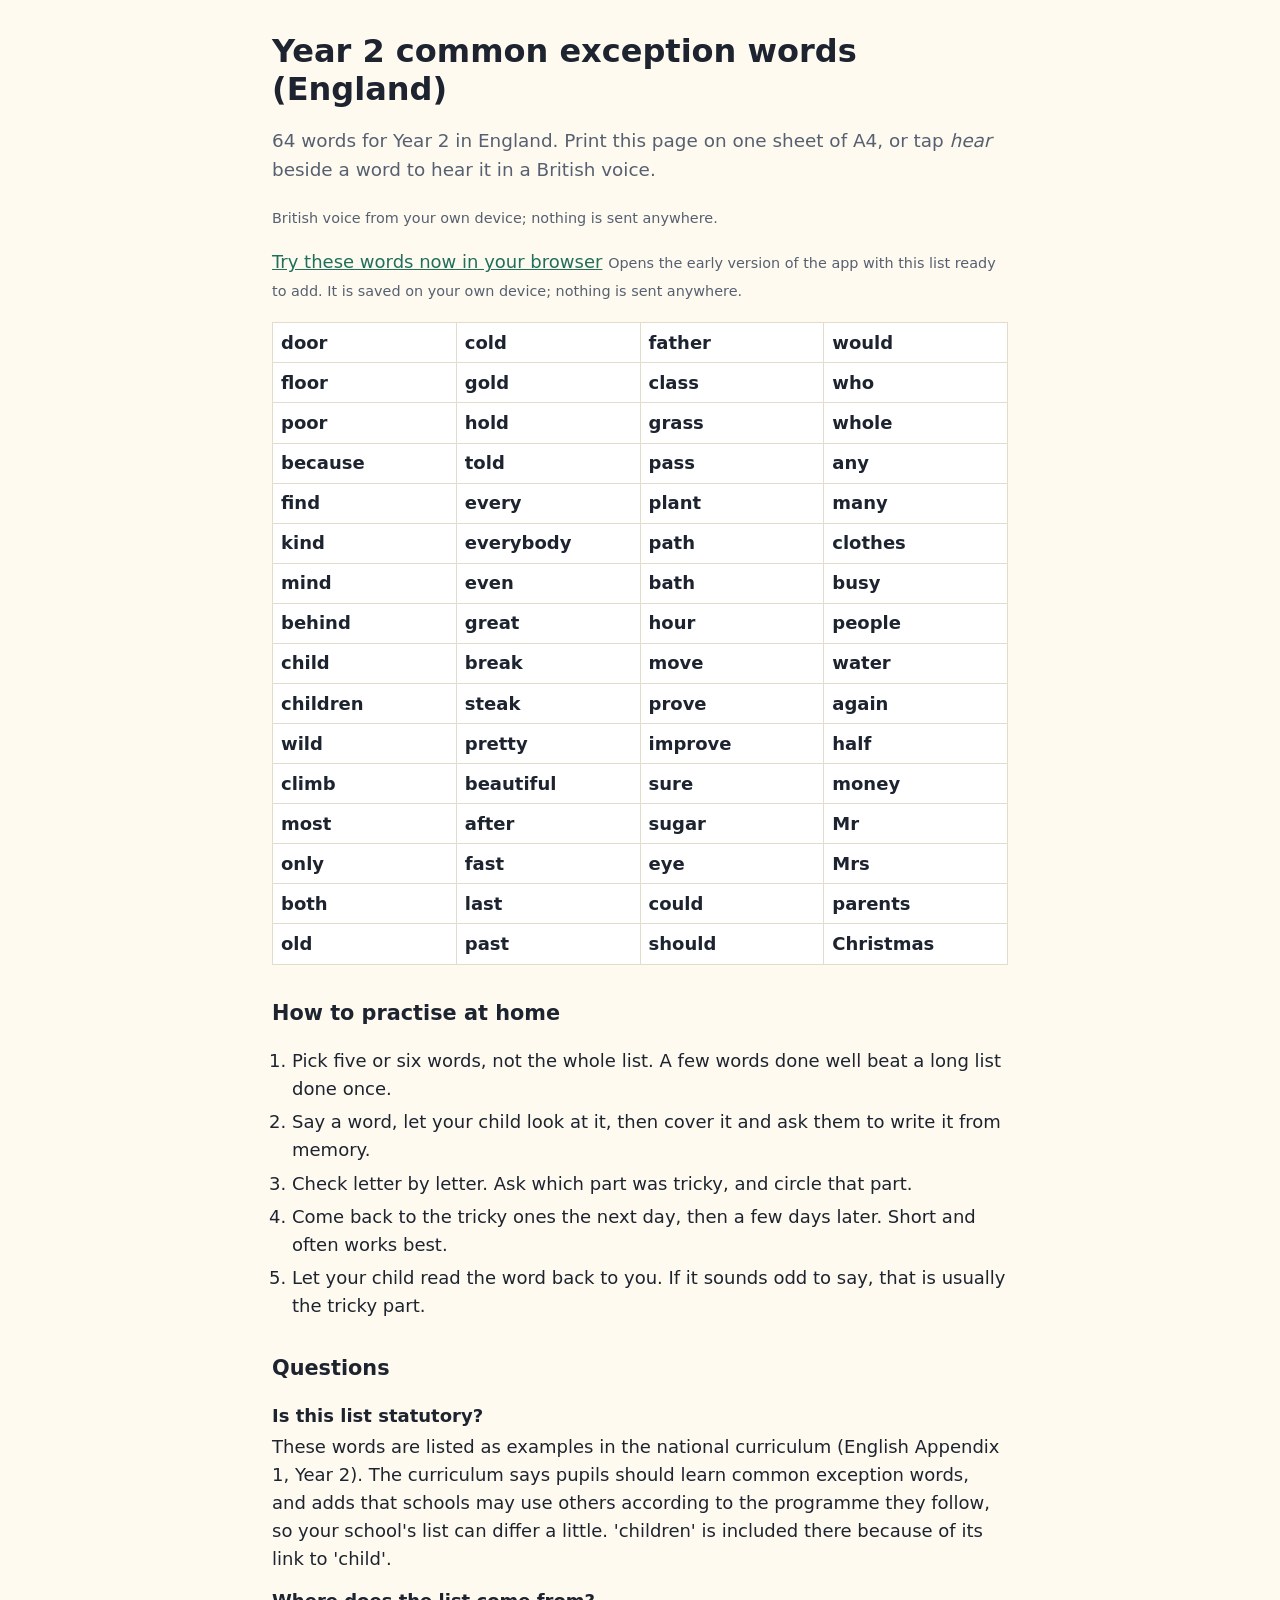
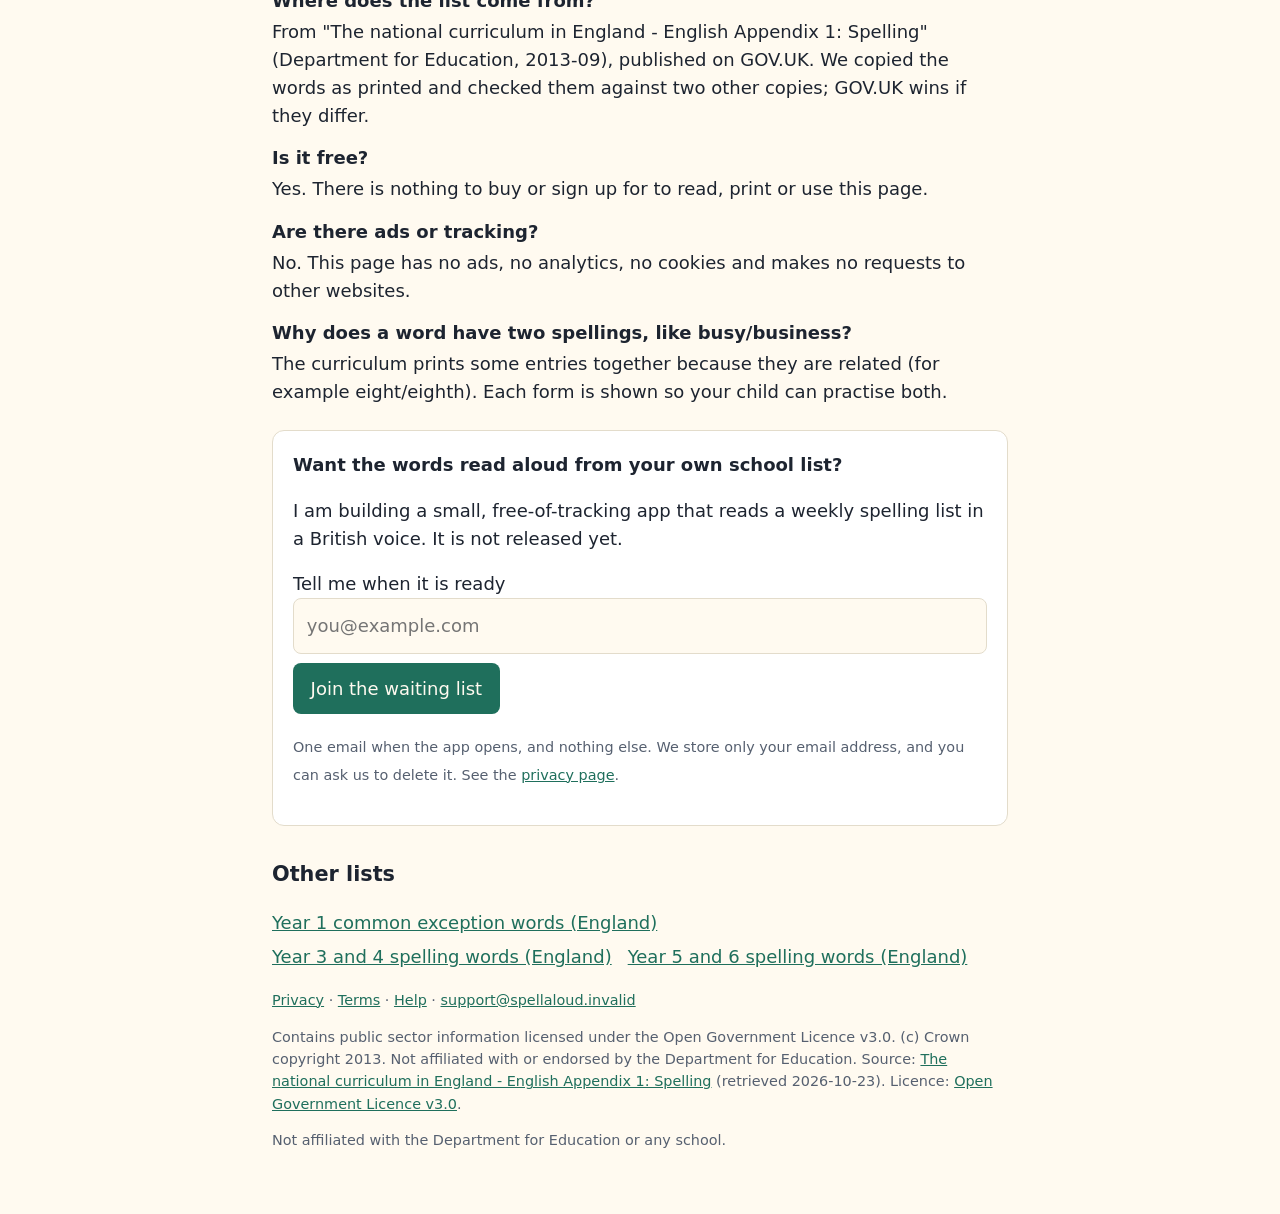
<file: drafts/lists/year-2-common-exception-words/index.html>
<!doctype html>
<!-- DRAFT page generated by tools/build_list_pages.py from content/uk-statutory/lists.json. NOT PUBLISHED (Vikunja #4059). -->
<html lang="en-GB">
<head>
<meta charset="utf-8">
<meta name="viewport" content="width=device-width, initial-scale=1">
<title>Year 2 common exception words list (England), free printable</title>
<meta name="description" content="The 64 Year 2 common exception words from the England national curriculum, in one printable A4 table, with a button to hear each word in a British voice.">
<link rel="canonical" href="https://example.invalid/lists/year-2-common-exception-words/">
<meta property="og:type" content="website">
<meta property="og:locale" content="en_GB">
<meta property="og:title" content="Year 2 common exception words list (England), free printable">
<meta property="og:description" content="The 64 Year 2 common exception words from the England national curriculum, in one printable A4 table, with a button to hear each word in a British voice.">
<meta property="og:url" content="https://example.invalid/lists/year-2-common-exception-words/">
<script type="application/ld+json">{"@context": "https://schema.org", "@type": "ItemList", "name": "Year 2 common exception words (England)", "inLanguage": "en-GB", "url": "https://example.invalid/lists/year-2-common-exception-words/", "numberOfItems": 64, "itemListElement": [{"@type": "ListItem", "position": 1, "name": "door"}, {"@type": "ListItem", "position": 2, "name": "floor"}, {"@type": "ListItem", "position": 3, "name": "poor"}, {"@type": "ListItem", "position": 4, "name": "because"}, {"@type": "ListItem", "position": 5, "name": "find"}, {"@type": "ListItem", "position": 6, "name": "kind"}, {"@type": "ListItem", "position": 7, "name": "mind"}, {"@type": "ListItem", "position": 8, "name": "behind"}, {"@type": "ListItem", "position": 9, "name": "child"}, {"@type": "ListItem", "position": 10, "name": "children"}, {"@type": "ListItem", "position": 11, "name": "wild"}, {"@type": "ListItem", "position": 12, "name": "climb"}, {"@type": "ListItem", "position": 13, "name": "most"}, {"@type": "ListItem", "position": 14, "name": "only"}, {"@type": "ListItem", "position": 15, "name": "both"}, {"@type": "ListItem", "position": 16, "name": "old"}, {"@type": "ListItem", "position": 17, "name": "cold"}, {"@type": "ListItem", "position": 18, "name": "gold"}, {"@type": "ListItem", "position": 19, "name": "hold"}, {"@type": "ListItem", "position": 20, "name": "told"}, {"@type": "ListItem", "position": 21, "name": "every"}, {"@type": "ListItem", "position": 22, "name": "everybody"}, {"@type": "ListItem", "position": 23, "name": "even"}, {"@type": "ListItem", "position": 24, "name": "great"}, {"@type": "ListItem", "position": 25, "name": "break"}, {"@type": "ListItem", "position": 26, "name": "steak"}, {"@type": "ListItem", "position": 27, "name": "pretty"}, {"@type": "ListItem", "position": 28, "name": "beautiful"}, {"@type": "ListItem", "position": 29, "name": "after"}, {"@type": "ListItem", "position": 30, "name": "fast"}, {"@type": "ListItem", "position": 31, "name": "last"}, {"@type": "ListItem", "position": 32, "name": "past"}, {"@type": "ListItem", "position": 33, "name": "father"}, {"@type": "ListItem", "position": 34, "name": "class"}, {"@type": "ListItem", "position": 35, "name": "grass"}, {"@type": "ListItem", "position": 36, "name": "pass"}, {"@type": "ListItem", "position": 37, "name": "plant"}, {"@type": "ListItem", "position": 38, "name": "path"}, {"@type": "ListItem", "position": 39, "name": "bath"}, {"@type": "ListItem", "position": 40, "name": "hour"}, {"@type": "ListItem", "position": 41, "name": "move"}, {"@type": "ListItem", "position": 42, "name": "prove"}, {"@type": "ListItem", "position": 43, "name": "improve"}, {"@type": "ListItem", "position": 44, "name": "sure"}, {"@type": "ListItem", "position": 45, "name": "sugar"}, {"@type": "ListItem", "position": 46, "name": "eye"}, {"@type": "ListItem", "position": 47, "name": "could"}, {"@type": "ListItem", "position": 48, "name": "should"}, {"@type": "ListItem", "position": 49, "name": "would"}, {"@type": "ListItem", "position": 50, "name": "who"}, {"@type": "ListItem", "position": 51, "name": "whole"}, {"@type": "ListItem", "position": 52, "name": "any"}, {"@type": "ListItem", "position": 53, "name": "many"}, {"@type": "ListItem", "position": 54, "name": "clothes"}, {"@type": "ListItem", "position": 55, "name": "busy"}, {"@type": "ListItem", "position": 56, "name": "people"}, {"@type": "ListItem", "position": 57, "name": "water"}, {"@type": "ListItem", "position": 58, "name": "again"}, {"@type": "ListItem", "position": 59, "name": "half"}, {"@type": "ListItem", "position": 60, "name": "money"}, {"@type": "ListItem", "position": 61, "name": "Mr"}, {"@type": "ListItem", "position": 62, "name": "Mrs"}, {"@type": "ListItem", "position": 63, "name": "parents"}, {"@type": "ListItem", "position": 64, "name": "Christmas"}]}</script>
<style>
  :root { --bg:#fffaf0; --fg:#1d2430; --muted:#566070; --accent:#1f6f5c; --card:#ffffff; --line:#e3dccb; }
  @media (prefers-color-scheme: dark) { :root { --bg:#14181f; --fg:#eef1f5; --muted:#a3adbb; --accent:#6fd1b5; --card:#1c222b; --line:#2c3440; } }
  * { box-sizing:border-box }
  body { margin:0; background:var(--bg); color:var(--fg); font:18px/1.55 system-ui,-apple-system,"Segoe UI",sans-serif }
  main { max-width:48rem; margin:0 auto; padding:2rem 1rem 3rem }
  h1 { font-size:2rem; line-height:1.2; margin:0 0 .75rem } h2 { font-size:1.3rem; margin:2rem 0 .5rem }
  .lede { font-size:1.15rem; color:var(--muted) }
  ol, ul { padding-left:1.25rem } li { margin:.35rem 0 }
  .card { background:var(--card); border:1px solid var(--line); border-radius:12px; padding:1.25rem; margin:1.5rem 0 }
  table { width:100%; border-collapse:collapse; background:var(--card); border:1px solid var(--line) }
  td { border:1px solid var(--line); padding:.35rem .5rem; vertical-align:top; width:25% }
  td .w { font-weight:600 }
  button.hear { margin:0 0 0 .35rem; padding:.1rem .45rem; font:inherit; font-size:.85rem; border:1px solid var(--accent); border-radius:6px; background:transparent; color:var(--accent); cursor:pointer }
  button.hear[hidden] { display:none }
  button.hear-it { padding:.45rem .9rem; font:inherit; border:1px solid var(--accent); border-radius:8px; background:var(--accent); color:var(--bg); cursor:pointer }
  button.hear-it[hidden] { display:none }
  input[type=email] { width:100%; padding:.8rem; font:inherit; border:1px solid var(--line); border-radius:8px; background:var(--bg); color:var(--fg) }
  form.waitlist button { margin-top:.6rem; padding:.7rem 1.1rem; font:inherit; border:0; border-radius:8px; background:var(--accent); color:var(--bg); cursor:pointer }
  input:focus-visible, button:focus-visible, a:focus-visible { outline:3px solid var(--accent); outline-offset:2px }
  small, footer, .muted { color:var(--muted); font-size:.9rem } a { color:var(--accent) }
  nav ul { list-style:none; padding:0; display:flex; flex-wrap:wrap; gap:.4rem 1rem } nav li { margin:0 }
  dt { font-weight:700; margin-top:.9rem } dd { margin:.2rem 0 0 }
  @media (max-width:36rem) { td { display:block; width:auto; border:0; border-bottom:1px solid var(--line) } body { font-size:17px } }
  @media print {
    :root { --bg:#fff; --fg:#000; --muted:#333; --line:#999; --card:#fff }
    body { font-size:10pt; line-height:1.25 } main { max-width:none; padding:0 }
    .noprint, button.hear, button.hear-it { display:none !important }
    h1 { font-size:16pt; margin:0 0 4pt }
    table { page-break-inside:avoid } td { display:table-cell; width:25%; padding:2pt 4pt; border:1px solid #999 }
    .printnote { display:block !important; font-size:8pt; margin-top:6pt }
    @page { size:A4; margin:12mm }
  }
  .printnote { display:none }
</style>
</head>
<body>
<main>
  <h1>Year 2 common exception words (England)</h1>
  <p class="lede noprint">64 words for Year 2 in England. Print this page on one sheet of A4, or tap <em>hear</em> beside a word to hear it in a British voice.</p>
  <p class="noprint"><button class="hear-it" id="hear-it" type="button" hidden lang="en-GB">Hear the whole list</button> <small>British voice from your own device; nothing is sent anywhere.</small></p>
  <p class="noprint"><a class="trylink" href="/try/parent/#sl=1&amp;t=Year+2+words&amp;w=door&amp;w=floor&amp;w=poor&amp;w=because&amp;w=find&amp;w=kind&amp;w=mind&amp;w=behind&amp;w=child&amp;w=children&amp;w=wild&amp;w=climb&amp;w=most&amp;w=only&amp;w=both&amp;w=old&amp;w=cold&amp;w=gold&amp;w=hold&amp;w=told&amp;w=every&amp;w=everybody&amp;w=even&amp;w=great&amp;w=break&amp;w=steak&amp;w=pretty&amp;w=beautiful&amp;w=after&amp;w=fast&amp;w=last&amp;w=past&amp;w=father&amp;w=class&amp;w=grass&amp;w=pass&amp;w=plant&amp;w=path&amp;w=bath&amp;w=hour&amp;w=move&amp;w=prove&amp;w=improve&amp;w=sure&amp;w=sugar&amp;w=eye&amp;w=could&amp;w=should&amp;w=would&amp;w=who&amp;w=whole&amp;w=any&amp;w=many&amp;w=clothes&amp;w=busy&amp;w=people&amp;w=water&amp;w=again&amp;w=half&amp;w=money">Try these words now in your browser</a> <small>Opens the early version of the app with this list ready to add. It is saved on your own device; nothing is sent anywhere.</small></p>
<table>
<tr>
<td><span class="w">door</span><button class="hear" type="button" hidden data-word="door" aria-label="Hear the word door">hear</button></td>
<td><span class="w">cold</span><button class="hear" type="button" hidden data-word="cold" aria-label="Hear the word cold">hear</button></td>
<td><span class="w">father</span><button class="hear" type="button" hidden data-word="father" aria-label="Hear the word father">hear</button></td>
<td><span class="w">would</span><button class="hear" type="button" hidden data-word="would" aria-label="Hear the word would">hear</button></td>
</tr>
<tr>
<td><span class="w">floor</span><button class="hear" type="button" hidden data-word="floor" aria-label="Hear the word floor">hear</button></td>
<td><span class="w">gold</span><button class="hear" type="button" hidden data-word="gold" aria-label="Hear the word gold">hear</button></td>
<td><span class="w">class</span><button class="hear" type="button" hidden data-word="class" aria-label="Hear the word class">hear</button></td>
<td><span class="w">who</span><button class="hear" type="button" hidden data-word="who" aria-label="Hear the word who">hear</button></td>
</tr>
<tr>
<td><span class="w">poor</span><button class="hear" type="button" hidden data-word="poor" aria-label="Hear the word poor">hear</button></td>
<td><span class="w">hold</span><button class="hear" type="button" hidden data-word="hold" aria-label="Hear the word hold">hear</button></td>
<td><span class="w">grass</span><button class="hear" type="button" hidden data-word="grass" aria-label="Hear the word grass">hear</button></td>
<td><span class="w">whole</span><button class="hear" type="button" hidden data-word="whole" aria-label="Hear the word whole">hear</button></td>
</tr>
<tr>
<td><span class="w">because</span><button class="hear" type="button" hidden data-word="because" aria-label="Hear the word because">hear</button></td>
<td><span class="w">told</span><button class="hear" type="button" hidden data-word="told" aria-label="Hear the word told">hear</button></td>
<td><span class="w">pass</span><button class="hear" type="button" hidden data-word="pass" aria-label="Hear the word pass">hear</button></td>
<td><span class="w">any</span><button class="hear" type="button" hidden data-word="any" aria-label="Hear the word any">hear</button></td>
</tr>
<tr>
<td><span class="w">find</span><button class="hear" type="button" hidden data-word="find" aria-label="Hear the word find">hear</button></td>
<td><span class="w">every</span><button class="hear" type="button" hidden data-word="every" aria-label="Hear the word every">hear</button></td>
<td><span class="w">plant</span><button class="hear" type="button" hidden data-word="plant" aria-label="Hear the word plant">hear</button></td>
<td><span class="w">many</span><button class="hear" type="button" hidden data-word="many" aria-label="Hear the word many">hear</button></td>
</tr>
<tr>
<td><span class="w">kind</span><button class="hear" type="button" hidden data-word="kind" aria-label="Hear the word kind">hear</button></td>
<td><span class="w">everybody</span><button class="hear" type="button" hidden data-word="everybody" aria-label="Hear the word everybody">hear</button></td>
<td><span class="w">path</span><button class="hear" type="button" hidden data-word="path" aria-label="Hear the word path">hear</button></td>
<td><span class="w">clothes</span><button class="hear" type="button" hidden data-word="clothes" aria-label="Hear the word clothes">hear</button></td>
</tr>
<tr>
<td><span class="w">mind</span><button class="hear" type="button" hidden data-word="mind" aria-label="Hear the word mind">hear</button></td>
<td><span class="w">even</span><button class="hear" type="button" hidden data-word="even" aria-label="Hear the word even">hear</button></td>
<td><span class="w">bath</span><button class="hear" type="button" hidden data-word="bath" aria-label="Hear the word bath">hear</button></td>
<td><span class="w">busy</span><button class="hear" type="button" hidden data-word="busy" aria-label="Hear the word busy">hear</button></td>
</tr>
<tr>
<td><span class="w">behind</span><button class="hear" type="button" hidden data-word="behind" aria-label="Hear the word behind">hear</button></td>
<td><span class="w">great</span><button class="hear" type="button" hidden data-word="great" aria-label="Hear the word great">hear</button></td>
<td><span class="w">hour</span><button class="hear" type="button" hidden data-word="hour" aria-label="Hear the word hour">hear</button></td>
<td><span class="w">people</span><button class="hear" type="button" hidden data-word="people" aria-label="Hear the word people">hear</button></td>
</tr>
<tr>
<td><span class="w">child</span><button class="hear" type="button" hidden data-word="child" aria-label="Hear the word child">hear</button></td>
<td><span class="w">break</span><button class="hear" type="button" hidden data-word="break" aria-label="Hear the word break">hear</button></td>
<td><span class="w">move</span><button class="hear" type="button" hidden data-word="move" aria-label="Hear the word move">hear</button></td>
<td><span class="w">water</span><button class="hear" type="button" hidden data-word="water" aria-label="Hear the word water">hear</button></td>
</tr>
<tr>
<td><span class="w">children</span><button class="hear" type="button" hidden data-word="children" aria-label="Hear the word children">hear</button></td>
<td><span class="w">steak</span><button class="hear" type="button" hidden data-word="steak" aria-label="Hear the word steak">hear</button></td>
<td><span class="w">prove</span><button class="hear" type="button" hidden data-word="prove" aria-label="Hear the word prove">hear</button></td>
<td><span class="w">again</span><button class="hear" type="button" hidden data-word="again" aria-label="Hear the word again">hear</button></td>
</tr>
<tr>
<td><span class="w">wild</span><button class="hear" type="button" hidden data-word="wild" aria-label="Hear the word wild">hear</button></td>
<td><span class="w">pretty</span><button class="hear" type="button" hidden data-word="pretty" aria-label="Hear the word pretty">hear</button></td>
<td><span class="w">improve</span><button class="hear" type="button" hidden data-word="improve" aria-label="Hear the word improve">hear</button></td>
<td><span class="w">half</span><button class="hear" type="button" hidden data-word="half" aria-label="Hear the word half">hear</button></td>
</tr>
<tr>
<td><span class="w">climb</span><button class="hear" type="button" hidden data-word="climb" aria-label="Hear the word climb">hear</button></td>
<td><span class="w">beautiful</span><button class="hear" type="button" hidden data-word="beautiful" aria-label="Hear the word beautiful">hear</button></td>
<td><span class="w">sure</span><button class="hear" type="button" hidden data-word="sure" aria-label="Hear the word sure">hear</button></td>
<td><span class="w">money</span><button class="hear" type="button" hidden data-word="money" aria-label="Hear the word money">hear</button></td>
</tr>
<tr>
<td><span class="w">most</span><button class="hear" type="button" hidden data-word="most" aria-label="Hear the word most">hear</button></td>
<td><span class="w">after</span><button class="hear" type="button" hidden data-word="after" aria-label="Hear the word after">hear</button></td>
<td><span class="w">sugar</span><button class="hear" type="button" hidden data-word="sugar" aria-label="Hear the word sugar">hear</button></td>
<td><span class="w">Mr</span><button class="hear" type="button" hidden data-word="Mr" aria-label="Hear the word Mr">hear</button></td>
</tr>
<tr>
<td><span class="w">only</span><button class="hear" type="button" hidden data-word="only" aria-label="Hear the word only">hear</button></td>
<td><span class="w">fast</span><button class="hear" type="button" hidden data-word="fast" aria-label="Hear the word fast">hear</button></td>
<td><span class="w">eye</span><button class="hear" type="button" hidden data-word="eye" aria-label="Hear the word eye">hear</button></td>
<td><span class="w">Mrs</span><button class="hear" type="button" hidden data-word="Mrs" aria-label="Hear the word Mrs">hear</button></td>
</tr>
<tr>
<td><span class="w">both</span><button class="hear" type="button" hidden data-word="both" aria-label="Hear the word both">hear</button></td>
<td><span class="w">last</span><button class="hear" type="button" hidden data-word="last" aria-label="Hear the word last">hear</button></td>
<td><span class="w">could</span><button class="hear" type="button" hidden data-word="could" aria-label="Hear the word could">hear</button></td>
<td><span class="w">parents</span><button class="hear" type="button" hidden data-word="parents" aria-label="Hear the word parents">hear</button></td>
</tr>
<tr>
<td><span class="w">old</span><button class="hear" type="button" hidden data-word="old" aria-label="Hear the word old">hear</button></td>
<td><span class="w">past</span><button class="hear" type="button" hidden data-word="past" aria-label="Hear the word past">hear</button></td>
<td><span class="w">should</span><button class="hear" type="button" hidden data-word="should" aria-label="Hear the word should">hear</button></td>
<td><span class="w">Christmas</span><button class="hear" type="button" hidden data-word="Christmas" aria-label="Hear the word Christmas">hear</button></td>
</tr>
</table>
  <p class="printnote">Contains public sector information licensed under the Open Government Licence v3.0. (c) Crown copyright 2013. Not affiliated with or endorsed by the Department for Education. Source: The national curriculum in England - English Appendix 1: Spelling, https://assets.publishing.service.gov.uk/media/5a7ccc06ed915d63cc65ce61/English_Appendix_1_-_Spelling.pdf.</p>

  <section class="noprint">
  <h2>How to practise at home</h2>
  <ol>
    <li>Pick five or six words, not the whole list. A few words done well beat a long list done once.</li>
    <li>Say a word, let your child look at it, then cover it and ask them to write it from memory.</li>
    <li>Check letter by letter. Ask which part was tricky, and circle that part.</li>
    <li>Come back to the tricky ones the next day, then a few days later. Short and often works best.</li>
    <li>Let your child read the word back to you. If it sounds odd to say, that is usually the tricky part.</li>
  </ol>
  <h2>Questions</h2>
  <dl>
<dt>Is this list statutory?</dt><dd>These words are listed as examples in the national curriculum (English Appendix 1, Year 2). The curriculum says pupils should learn common exception words, and adds that schools may use others according to the programme they follow, so your school&#x27;s list can differ a little. &#x27;children&#x27; is included there because of its link to &#x27;child&#x27;.</dd>
<dt>Where does the list come from?</dt><dd>From &quot;The national curriculum in England - English Appendix 1: Spelling&quot; (Department for Education, 2013-09), published on GOV.UK. We copied the words as printed and checked them against two other copies; GOV.UK wins if they differ.</dd>
<dt>Is it free?</dt><dd>Yes. There is nothing to buy or sign up for to read, print or use this page.</dd>
<dt>Are there ads or tracking?</dt><dd>No. This page has no ads, no analytics, no cookies and makes no requests to other websites.</dd>
<dt>Why does a word have two spellings, like busy/business?</dt><dd>The curriculum prints some entries together because they are related (for example eight/eighth). Each form is shown so your child can practise both.</dd>
  </dl>
  <div class="card" id="waitlist">
    <strong>Want the words read aloud from your own school list?</strong>
    <p>I am building a small, free-of-tracking app that reads a weekly spelling list in a British voice. It is not released yet.</p>
    <!-- action is a placeholder until Marc approves the collector (Vikunja #4118); bin/build-dist refuses to ship it -->
    <form class="waitlist" method="post" action="#TODO-waitlist-endpoint" lang="en-GB">
      <input type="hidden" name="source" value="lists">
      <label for="email">Tell me when it is ready</label>
      <input id="email" name="email" type="email" autocomplete="email" required placeholder="you@example.com">
      <button type="submit">Join the waiting list</button>
      <p><small>One email when the app opens, and nothing else. We store only your email address, and you can ask us to delete it. See the <a href="/privacy/">privacy page</a>.</small></p>
    </form>
  </div>
  <nav aria-label="Other spelling lists"><h2>Other lists</h2><ul><li><a href="../year-1-common-exception-words/index.html">Year 1 common exception words (England)</a></li><li><a href="../year-3-and-4-spelling-words/index.html">Year 3 and 4 spelling words (England)</a></li><li><a href="../year-5-and-6-spelling-words/index.html">Year 5 and 6 spelling words (England)</a></li></ul></nav>
  <footer>
    <nav class="trust" aria-label="About this site"><a href="/privacy/">Privacy</a> · <a href="/terms/">Terms</a> · <a href="/help/">Help</a> · <a href="mailto:support@spellaloud.invalid">support@spellaloud.invalid</a></nav>
    <p>Contains public sector information licensed under the Open Government Licence v3.0. (c) Crown copyright 2013. Not affiliated with or endorsed by the Department for Education. Source: <a href="https://www.gov.uk/government/publications/national-curriculum-in-england-english-programmes-of-study">The national curriculum in England - English Appendix 1: Spelling</a> (retrieved 2026-10-23). Licence: <a href="https://www.nationalarchives.gov.uk/doc/open-government-licence/version/3/">Open Government Licence v3.0</a>.</p>
    <p>Not affiliated with the Department for Education or any school.</p>
  </footer>
  </section>
</main>
<script>
/** macOS novelty voices that are en-GB-tagged or en-tagged but unusable for spelling. */
const NOVELTY = /^(albert|bad news|bahh|bells|boing|bubbles|cellos|deranged|good news|hysterical|jester|organ|pipe organ|superstar|trinoids|whisper|wobble|zarvox)\b/i;
/** Names known to sound good, best first (substring, case-insensitive). */
const PREFERRED = ['google uk english female', 'microsoft sonia', 'microsoft libby', 'serena', 'kate', 'daniel', 'martha', 'google uk english male', 'microsoft ryan'];

/**
 * Fully Kiosk Browser (Android WebView, UA "; wv)") exposes no Web Speech voices, but its JavaScript interface
 * adds a global `fully` with text-to-speech (https://www.fully-kiosk.com/docs/en/api/javascript, PLUS licence, the
 * "JavaScript Interface" setting on). When that bridge is there we offer ONE synthetic on-device en-GB voice, so the
 * picker, recording plan and status line treat the tablet as having a British voice.
 */
const FULLY_VOICE = Object.freeze({ name: 'Tablet voice (English UK)', lang: 'en-GB', localService: true, default: false, fully: true });
/** The `fully` bridge, or null (desktop, phones, the family build: it is never touched there). */
function fullyBridge(g = globalThis) {
  return g && typeof g.fully?.textToSpeech === 'function' ? g.fully : null;
}
/** The voice list plus the tablet voice when the bridge exists (once). */
const withFully = (voices) => {
  const list = voices || [];
  return fullyBridge() && !list.some((v) => v && v.fully) ? [...list, FULLY_VOICE] : list;
};

/** Normalise 'en_GB' / 'EN-gb' to 'en-gb'. */
const langOf = (v) => String((v && v.lang) || '').replace('_', '-').toLowerCase();

/**
 * Score a voice: higher is better; -1 means "do not use". Only on-device voices (localService === true)
 * qualify: a network voice would send the word off the device, which the app says it never does.
 */
function scoreVoice(v) {
  if (langOf(v) !== 'en-gb' || v.localService !== true || NOVELTY.test(v.name || '')) return -1;
  let s = 10;
  const name = (v.name || '').toLowerCase();
  const i = PREFERRED.findIndex((p) => name.includes(p));
  if (i >= 0) s += 20 - i; // earlier in the list = better
  s += 5; // on-device (the only kind that qualifies): works offline
  if (/enhanced|premium|natural/i.test(v.name || '')) s += 8;
  if (/compact/i.test(v.name || '')) s -= 3;
  if (v.default) s += 1;
  return s;
}

/** Best en-GB voice from speechSynthesis.getVoices(), or null if there is none. Stable on ties. */
function pickVoice(voices) {
  let best = null;
  let bestScore = -1;
  for (const v of withFully(voices)) {
    const s = scoreVoice(v);
    if (s > bestScore) { best = v; bestScore = s; }
  }
  return best;
}

/**
 * Green/red line for the voice help (Marc 2026-11-08). `voice` = pickVoice(...) result or null, `ua` = navigator.userAgent.
 * An Android WebView ("; wv)" in the UA, e.g. Fully Kiosk) exposes no speech voices at all, so installing one cannot help there.
 */
function voiceStatus(voice, ua = '') {
  const webview = /;\s*wv\)/.test(ua);
  if (voice) return { ok: true, webview, text: `\u2713 British voice ready on this device (${voice.name}).` };
  return { ok: false, webview, text: webview
    ? '\u2717 No British voice here. This is an app\'s built-in browser (for example Fully Kiosk), which cannot use the device\'s voices, so installing one will not help on this screen. Record the words in your own voice, or open the site in Chrome.'
    : '\u2717 No British voice in this browser yet. Install one with the steps below, then reload this page.' };
}

/** Every usable en-GB voice, best first, one per name (what the parent picker lists). */
function gbVoices(voices) {
  const seen = new Set();
  return withFully(voices).filter((v) => scoreVoice(v) >= 0 && !seen.has(v.name) && seen.add(v.name))
    .sort((a, b) => scoreVoice(b) - scoreVoice(a));
}

/** Longest voice name we store (a setting, carried in the export pack). */
const VOICE_NAME_MAX = 120;
/** A stored voice name is '' (automatic) or a short string without control characters. */
const validVoiceName = (n) => typeof n === 'string' && n.length <= VOICE_NAME_MAX && !/[\u0000-\u001f]/.test(n);

/**
 * The voice to speak with for a child: their chosen en-GB voice when this device still has it,
 * otherwise the best en-GB voice (null if none). The choice is never applied to a non-en-GB voice.
 */
function resolveVoice(voices, chosenName) {
  if (chosenName) {
    const hit = gbVoices(voices).find((v) => v.name === chosenName);
    if (hit) return hit;
  }
  return pickVoice(voices);
}

/**
 * Decide how to read a word. prefer: 'voice' | 'recording' (parent setting).
 * Returns 'voice' | 'recording' | 'none'. A word with no clip and no voice is skipped (the existing
 * "skipped" counter on the playing screen).
 */
function chooseSource({ hasRecording, voice, prefer = 'voice' }) {
  if (prefer === 'recording') return hasRecording ? 'recording' : voice ? 'voice' : 'none';
  return voice ? 'voice' : hasRecording ? 'recording' : 'none';
}

/**
 * Source for one practice word. A word the API marks has_audio:false (typed, never recorded; only the
 * browser build lists these, #4631) is read with the en-GB voice whatever the parent preference, and
 * is 'none' (skipped) when the device has no such voice. Otherwise as chooseSource.
 */
function sourceForWord(word, { voice, prefer = 'voice' } = {}) {
  return chooseSource({ hasRecording: !(word && word.has_audio === false), voice, prefer });
}

/** True when the device has at least one usable (on-device en-GB) voice: the one the app would read words with. */
const hasBritishVoice = (voices) => pickVoice(voices) !== null;

/** A word with no recording needs one when the device has no British voice to read it (#6327). */
const needsRecording = (word, hasVoice) => !!word && word.has_audio === false && !hasVoice;

/**
 * What Home should do with this practice list on this device (#6327). `loaded` says the voice list has been
 * read: before that an empty list is not a verdict, so nothing is blocked. With no voice, unrecorded words go
 * to `record` (prompt to record them), the rest stay `playable`, and Play is `blocked` until `record` is empty
 * so a silent word is never presented.
 */
function recordingPlan(words, voices, loaded) {
  const noVoice = !!loaded && !hasBritishVoice(voices);
  const record = noVoice ? words.filter((w) => needsRecording(w, false)) : [];
  const playable = words.filter((w) => !record.includes(w));
  return { noVoice, record, playable, blocked: record.length > 0 };
}

/**
 * getVoices() is empty until the browser has loaded them (Chrome fires 'voiceschanged').
 * Resolves with the list, or [] after timeoutMs.
 */
function loadVoices(synth, timeoutMs = 1500) {
  return new Promise((resolve) => {
    const have = synth && synth.getVoices ? synth.getVoices() : [];
    if (have.length || !synth || !synth.addEventListener || fullyBridge()) return resolve(have); // with the Fully bridge there is nothing to wait for
    const done = () => { clearTimeout(t); synth.removeEventListener('voiceschanged', done); resolve(synth.getVoices()); };
    const t = setTimeout(done, timeoutMs);
    synth.addEventListener('voiceschanged', done);
  });
}

/**
 * Say `text` with `voice`. rate follows the speed setting (0.55/1/1.25; speech is clamped to 0.5..1.4
 * because extreme rates distort). Resolves true when finished, false on error or if it never ends
 * (some Android WebViews never fire `end`, so a timeout guards it). `Utterance` is injectable.
 * The tablet voice (voice.fully) goes through fully.textToSpeech instead, see speakFully.
 */
function speak(synth, voice, text, { rate = 1, Utterance = globalThis.SpeechSynthesisUtterance, timeoutMs = 8000, estimateMs } = {}) {
  if (voice && voice.fully) return speakFully(text, estimateMs);
  return new Promise((resolve) => {
    if (!synth || !Utterance || !voice) return resolve(false);
    const u = new Utterance(text);
    u.voice = voice;
    u.lang = voice.lang;
    u.rate = Math.min(1.4, Math.max(0.5, rate));
    let finished = false;
    const finish = (ok) => { if (finished) return; finished = true; clearTimeout(t); resolve(ok); };
    const t = setTimeout(() => { try { synth.cancel(); } catch { /* ignore */ } finish(false); }, timeoutMs);
    u.onend = () => finish(true);
    u.onerror = () => finish(false);
    synth.cancel(); // drop anything queued (Chrome can wedge on a stale queue)
    synth.speak(u);
  });
}

let fullyPending = null; // { settle(ok), started } for the word being read
let fullyBound = null; // the `fully` the events were registered on

/** Called by the bound strings. Done/Error count only after this word's Start (a stop of the previous word must not end it). */
const fullyEvent = (kind) => {
  const p = fullyPending;
  if (p && kind === 'start') p.started = true;
  else if (p && p.started) p.settle(kind === 'done');
};

/** Register the three events once; false when this Fully build cannot (the estimate then ends the word). */
function bindFullyEvents(fully) {
  if (fullyBound === fully) return true;
  try {
    globalThis.__spellingsFullyTts = fullyEvent; // only ever set where the Fully bridge exists
    for (const k of ['Start', 'Done', 'Error']) fully.bind('ttsUtterance' + k, `__spellingsFullyTts('${k.toLowerCase()}')`);
    fullyBound = fully;
    return true;
  } catch { return false; }
}

/** Rough speaking time without a done event: about 700 ms + 90 ms per character. */
const estimateSpeechMs = (text) => 700 + 90 * String(text || '').length;

/** True while a Fully word is being read (Pause then has something to stop). */
const fullySpeaking = () => fullyPending !== null;

function speakFully(text, estimateMs) {
  return new Promise((resolve) => {
    const fully = fullyBridge();
    if (!fully) return resolve(false);
    if (fullyPending) fullyPending.settle(false); // superseded
    const events = bindFullyEvents(fully);
    const settle = (ok) => { if (fullyPending !== p) return; fullyPending = null; clearTimeout(timer); resolve(ok); };
    const p = { settle, started: false };
    fullyPending = p;
    const est = estimateMs ?? estimateSpeechMs(text);
    const timer = setTimeout(() => settle(true), events ? est + 2500 : est); // with events only a safety net
    try { fully.textToSpeech(String(text), 'en_GB'); } catch { settle(false); }
  });
}

/** Silence everything: the browser's speech queue and, if a Fully word is being read, Fully's TTS. No `fully` call otherwise. */
function stopSpeech(synth) {
  try { synth && synth.cancel(); } catch { /* no speech support */ }
  const p = fullyPending;
  if (!p) return;
  try { fullyBridge()?.stopTextToSpeech(); } catch { /* ignore */ }
  p.settle(false);
}

(function () {
  var synth = window.speechSynthesis;
  if (!synth) return;
  loadVoices(synth).then(function (vs) {
    var voice = pickVoice(vs);
    if (!voice) return;                                   // no en-GB voice: buttons stay hidden
    document.querySelectorAll('button.hear').forEach(function (b) {
      b.hidden = false;
      b.addEventListener('click', function () { speak(synth, voice, b.dataset.word, { rate: 0.9 }); });
    });
    // "hear-it": read the whole list aloud, one word at a time (Web Speech only, no network).
    var all = document.getElementById('hear-it');
    if (all) {
      var words = [].map.call(document.querySelectorAll('button.hear'), function (b) { return b.dataset.word; });
      var running = false;
      all.hidden = false;
      all.addEventListener('click', function () {
        if (running) { running = false; stopSpeech(synth); all.textContent = 'Hear the whole list'; return; }
        running = true; all.textContent = 'Stop';
        var i = 0;
        (function next() {
          if (!running || i >= words.length) { running = false; all.textContent = 'Hear the whole list'; return; }
          speak(synth, voice, words[i++], { rate: 0.9 }).then(function () { setTimeout(next, 700); });
        })();
      });
    }
  });
})();

</script>
</body>
</html>
</file>
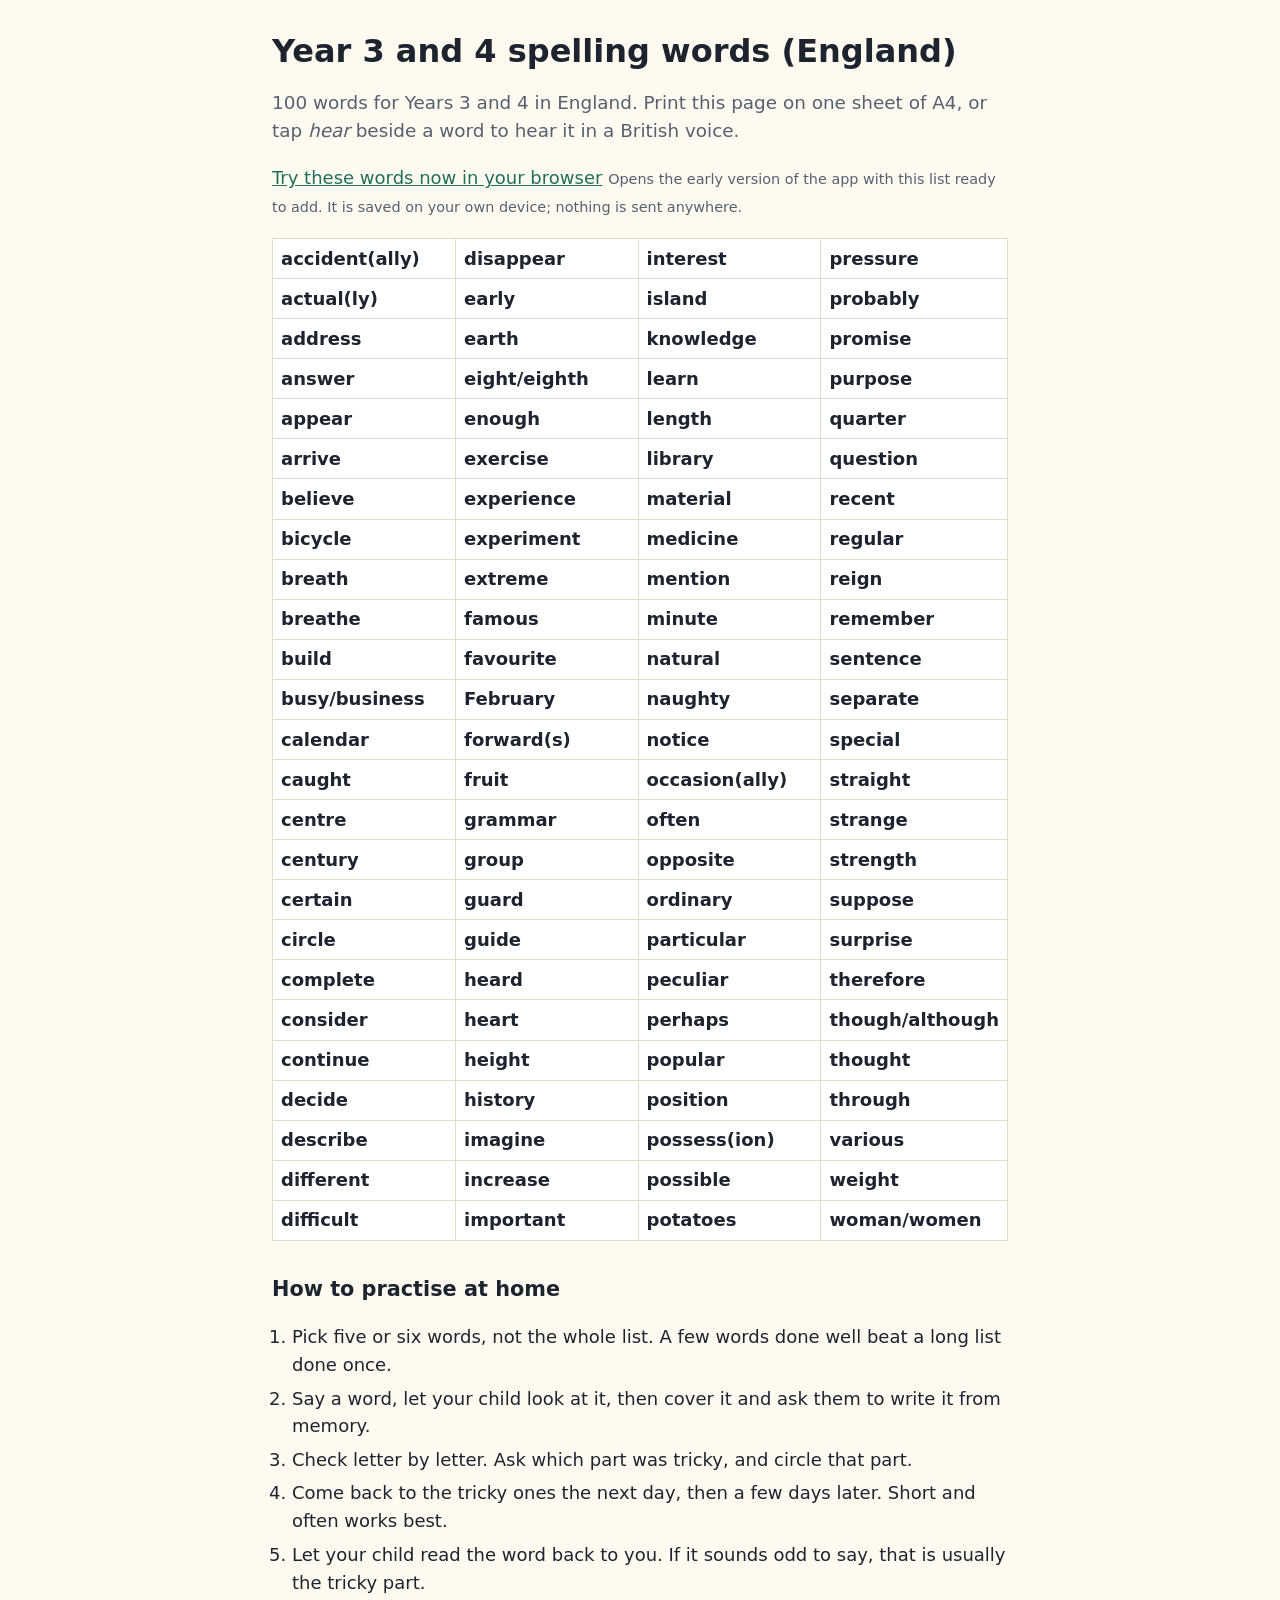
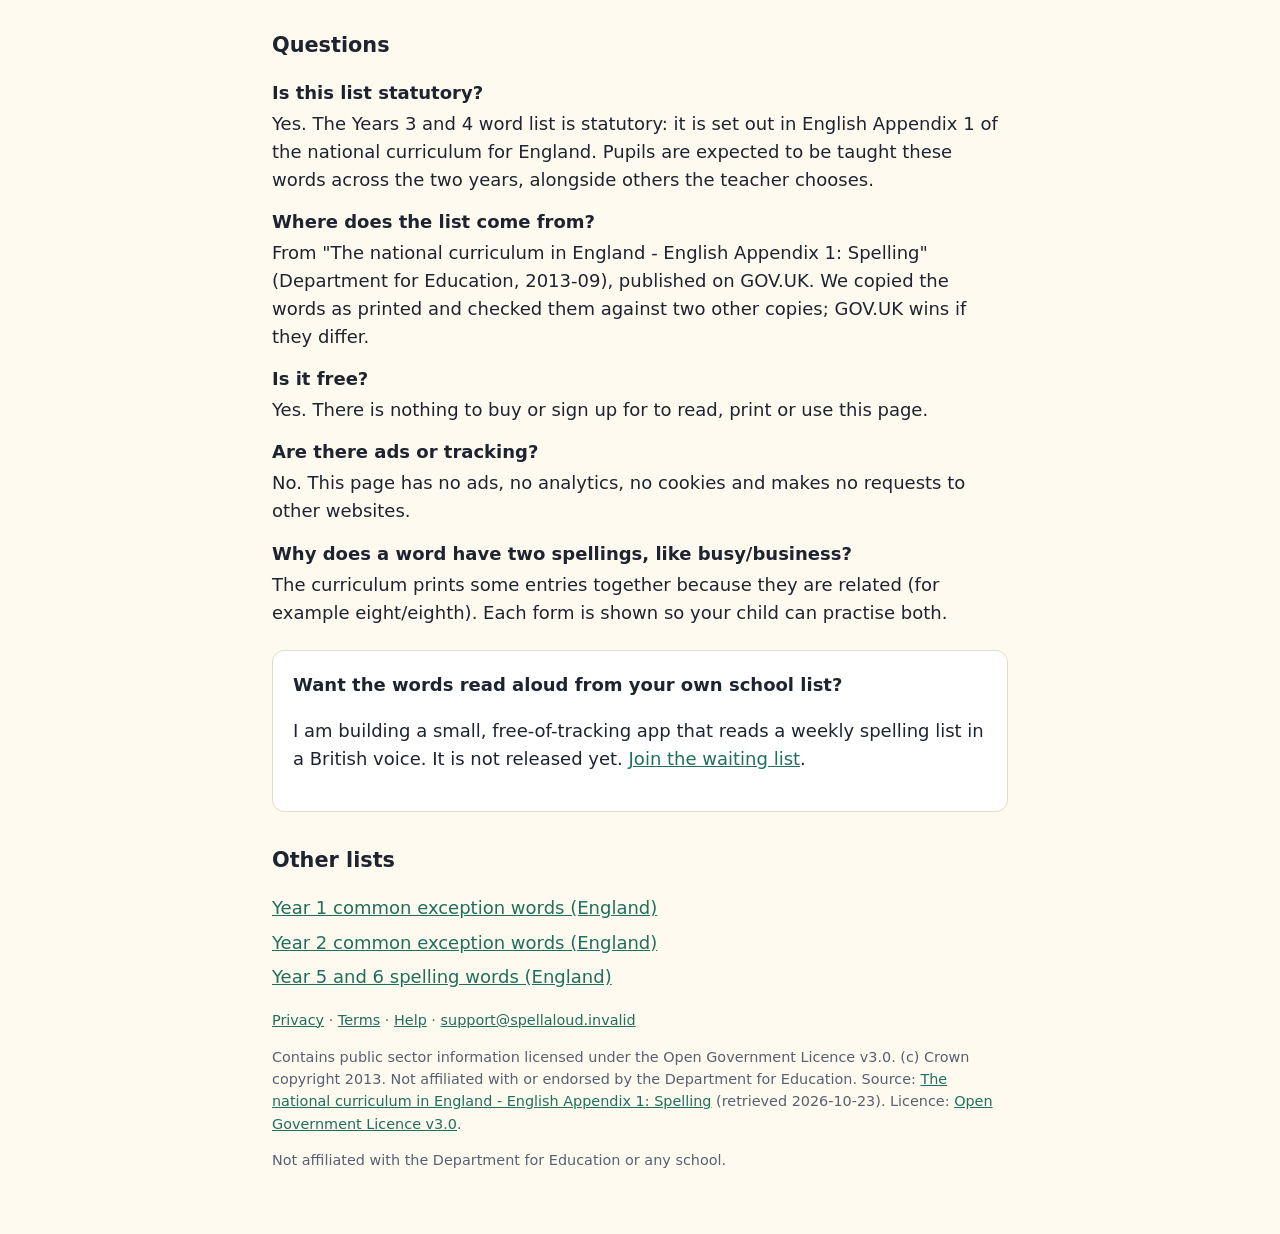
<file: drafts/lists/year-3-and-4-spelling-words/index.html>
<!doctype html>
<!-- DRAFT page generated by tools/build_list_pages.py from content/uk-statutory/lists.json. NOT PUBLISHED (Vikunja #4059). -->
<html lang="en-GB">
<head>
<meta charset="utf-8">
<meta name="viewport" content="width=device-width, initial-scale=1">
<title>Year 3 and 4 spelling words: the 100-word statutory list (England)</title>
<meta name="description" content="The 100 statutory spelling words for Years 3 and 4 in England, in one printable A4 table, with a button to hear each word in a British voice.">
<link rel="canonical" href="https://example.invalid/lists/year-3-and-4-spelling-words/">
<meta property="og:type" content="website">
<meta property="og:locale" content="en_GB">
<meta property="og:title" content="Year 3 and 4 spelling words: the 100-word statutory list (England)">
<meta property="og:description" content="The 100 statutory spelling words for Years 3 and 4 in England, in one printable A4 table, with a button to hear each word in a British voice.">
<meta property="og:url" content="https://example.invalid/lists/year-3-and-4-spelling-words/">
<script type="application/ld+json">{"@context": "https://schema.org", "@type": "ItemList", "name": "Year 3 and 4 spelling words (England)", "inLanguage": "en-GB", "url": "https://example.invalid/lists/year-3-and-4-spelling-words/", "numberOfItems": 100, "itemListElement": [{"@type": "ListItem", "position": 1, "name": "accident(ally)"}, {"@type": "ListItem", "position": 2, "name": "actual(ly)"}, {"@type": "ListItem", "position": 3, "name": "address"}, {"@type": "ListItem", "position": 4, "name": "answer"}, {"@type": "ListItem", "position": 5, "name": "appear"}, {"@type": "ListItem", "position": 6, "name": "arrive"}, {"@type": "ListItem", "position": 7, "name": "believe"}, {"@type": "ListItem", "position": 8, "name": "bicycle"}, {"@type": "ListItem", "position": 9, "name": "breath"}, {"@type": "ListItem", "position": 10, "name": "breathe"}, {"@type": "ListItem", "position": 11, "name": "build"}, {"@type": "ListItem", "position": 12, "name": "busy/business"}, {"@type": "ListItem", "position": 13, "name": "calendar"}, {"@type": "ListItem", "position": 14, "name": "caught"}, {"@type": "ListItem", "position": 15, "name": "centre"}, {"@type": "ListItem", "position": 16, "name": "century"}, {"@type": "ListItem", "position": 17, "name": "certain"}, {"@type": "ListItem", "position": 18, "name": "circle"}, {"@type": "ListItem", "position": 19, "name": "complete"}, {"@type": "ListItem", "position": 20, "name": "consider"}, {"@type": "ListItem", "position": 21, "name": "continue"}, {"@type": "ListItem", "position": 22, "name": "decide"}, {"@type": "ListItem", "position": 23, "name": "describe"}, {"@type": "ListItem", "position": 24, "name": "different"}, {"@type": "ListItem", "position": 25, "name": "difficult"}, {"@type": "ListItem", "position": 26, "name": "disappear"}, {"@type": "ListItem", "position": 27, "name": "early"}, {"@type": "ListItem", "position": 28, "name": "earth"}, {"@type": "ListItem", "position": 29, "name": "eight/eighth"}, {"@type": "ListItem", "position": 30, "name": "enough"}, {"@type": "ListItem", "position": 31, "name": "exercise"}, {"@type": "ListItem", "position": 32, "name": "experience"}, {"@type": "ListItem", "position": 33, "name": "experiment"}, {"@type": "ListItem", "position": 34, "name": "extreme"}, {"@type": "ListItem", "position": 35, "name": "famous"}, {"@type": "ListItem", "position": 36, "name": "favourite"}, {"@type": "ListItem", "position": 37, "name": "February"}, {"@type": "ListItem", "position": 38, "name": "forward(s)"}, {"@type": "ListItem", "position": 39, "name": "fruit"}, {"@type": "ListItem", "position": 40, "name": "grammar"}, {"@type": "ListItem", "position": 41, "name": "group"}, {"@type": "ListItem", "position": 42, "name": "guard"}, {"@type": "ListItem", "position": 43, "name": "guide"}, {"@type": "ListItem", "position": 44, "name": "heard"}, {"@type": "ListItem", "position": 45, "name": "heart"}, {"@type": "ListItem", "position": 46, "name": "height"}, {"@type": "ListItem", "position": 47, "name": "history"}, {"@type": "ListItem", "position": 48, "name": "imagine"}, {"@type": "ListItem", "position": 49, "name": "increase"}, {"@type": "ListItem", "position": 50, "name": "important"}, {"@type": "ListItem", "position": 51, "name": "interest"}, {"@type": "ListItem", "position": 52, "name": "island"}, {"@type": "ListItem", "position": 53, "name": "knowledge"}, {"@type": "ListItem", "position": 54, "name": "learn"}, {"@type": "ListItem", "position": 55, "name": "length"}, {"@type": "ListItem", "position": 56, "name": "library"}, {"@type": "ListItem", "position": 57, "name": "material"}, {"@type": "ListItem", "position": 58, "name": "medicine"}, {"@type": "ListItem", "position": 59, "name": "mention"}, {"@type": "ListItem", "position": 60, "name": "minute"}, {"@type": "ListItem", "position": 61, "name": "natural"}, {"@type": "ListItem", "position": 62, "name": "naughty"}, {"@type": "ListItem", "position": 63, "name": "notice"}, {"@type": "ListItem", "position": 64, "name": "occasion(ally)"}, {"@type": "ListItem", "position": 65, "name": "often"}, {"@type": "ListItem", "position": 66, "name": "opposite"}, {"@type": "ListItem", "position": 67, "name": "ordinary"}, {"@type": "ListItem", "position": 68, "name": "particular"}, {"@type": "ListItem", "position": 69, "name": "peculiar"}, {"@type": "ListItem", "position": 70, "name": "perhaps"}, {"@type": "ListItem", "position": 71, "name": "popular"}, {"@type": "ListItem", "position": 72, "name": "position"}, {"@type": "ListItem", "position": 73, "name": "possess(ion)"}, {"@type": "ListItem", "position": 74, "name": "possible"}, {"@type": "ListItem", "position": 75, "name": "potatoes"}, {"@type": "ListItem", "position": 76, "name": "pressure"}, {"@type": "ListItem", "position": 77, "name": "probably"}, {"@type": "ListItem", "position": 78, "name": "promise"}, {"@type": "ListItem", "position": 79, "name": "purpose"}, {"@type": "ListItem", "position": 80, "name": "quarter"}, {"@type": "ListItem", "position": 81, "name": "question"}, {"@type": "ListItem", "position": 82, "name": "recent"}, {"@type": "ListItem", "position": 83, "name": "regular"}, {"@type": "ListItem", "position": 84, "name": "reign"}, {"@type": "ListItem", "position": 85, "name": "remember"}, {"@type": "ListItem", "position": 86, "name": "sentence"}, {"@type": "ListItem", "position": 87, "name": "separate"}, {"@type": "ListItem", "position": 88, "name": "special"}, {"@type": "ListItem", "position": 89, "name": "straight"}, {"@type": "ListItem", "position": 90, "name": "strange"}, {"@type": "ListItem", "position": 91, "name": "strength"}, {"@type": "ListItem", "position": 92, "name": "suppose"}, {"@type": "ListItem", "position": 93, "name": "surprise"}, {"@type": "ListItem", "position": 94, "name": "therefore"}, {"@type": "ListItem", "position": 95, "name": "though/although"}, {"@type": "ListItem", "position": 96, "name": "thought"}, {"@type": "ListItem", "position": 97, "name": "through"}, {"@type": "ListItem", "position": 98, "name": "various"}, {"@type": "ListItem", "position": 99, "name": "weight"}, {"@type": "ListItem", "position": 100, "name": "woman/women"}]}</script>
<style>
  :root { --bg:#fffaf0; --fg:#1d2430; --muted:#566070; --accent:#1f6f5c; --card:#ffffff; --line:#e3dccb; }
  @media (prefers-color-scheme: dark) { :root { --bg:#14181f; --fg:#eef1f5; --muted:#a3adbb; --accent:#6fd1b5; --card:#1c222b; --line:#2c3440; } }
  * { box-sizing:border-box }
  body { margin:0; background:var(--bg); color:var(--fg); font:18px/1.55 system-ui,-apple-system,"Segoe UI",sans-serif }
  main { max-width:48rem; margin:0 auto; padding:2rem 1rem 3rem }
  h1 { font-size:2rem; line-height:1.2; margin:0 0 .75rem } h2 { font-size:1.3rem; margin:2rem 0 .5rem }
  .lede { font-size:1.15rem; color:var(--muted) }
  ol, ul { padding-left:1.25rem } li { margin:.35rem 0 }
  .card { background:var(--card); border:1px solid var(--line); border-radius:12px; padding:1.25rem; margin:1.5rem 0 }
  table { width:100%; border-collapse:collapse; background:var(--card); border:1px solid var(--line) }
  td { border:1px solid var(--line); padding:.35rem .5rem; vertical-align:top; width:25% }
  td .w { font-weight:600 }
  button.hear { margin:0 0 0 .35rem; padding:.1rem .45rem; font:inherit; font-size:.85rem; border:1px solid var(--accent); border-radius:6px; background:transparent; color:var(--accent); cursor:pointer }
  button.hear[hidden] { display:none }
  button.hear-it { padding:.45rem .9rem; font:inherit; border:1px solid var(--accent); border-radius:8px; background:var(--accent); color:var(--bg); cursor:pointer }
  button.hear-it[hidden] { display:none }
  input[type=email] { width:100%; padding:.8rem; font:inherit; border:1px solid var(--line); border-radius:8px; background:var(--bg); color:var(--fg) }
  form.waitlist button { margin-top:.6rem; padding:.7rem 1.1rem; font:inherit; border:0; border-radius:8px; background:var(--accent); color:var(--bg); cursor:pointer }
  input:focus-visible, button:focus-visible, a:focus-visible { outline:3px solid var(--accent); outline-offset:2px }
  small, footer, .muted { color:var(--muted); font-size:.9rem } a { color:var(--accent) }
  nav ul { list-style:none; padding:0; display:flex; flex-wrap:wrap; gap:.4rem 1rem } nav li { margin:0 }
  dt { font-weight:700; margin-top:.9rem } dd { margin:.2rem 0 0 }
  @media (max-width:36rem) { td { display:block; width:auto; border:0; border-bottom:1px solid var(--line) } body { font-size:17px } }
  @media print {
    :root { --bg:#fff; --fg:#000; --muted:#333; --line:#999; --card:#fff }
    body { font-size:10pt; line-height:1.25 } main { max-width:none; padding:0 }
    .noprint, button.hear, button.hear-it { display:none !important }
    h1 { font-size:16pt; margin:0 0 4pt }
    table { page-break-inside:avoid } td { display:table-cell; width:25%; padding:2pt 4pt; border:1px solid #999 }
    .printnote { display:block !important; font-size:8pt; margin-top:6pt }
    @page { size:A4; margin:12mm }
  }
  .printnote { display:none }
</style>
</head>
<body>
<main>
  <h1>Year 3 and 4 spelling words (England)</h1>
  <p class="lede noprint">100 words for Years 3 and 4 in England. Print this page on one sheet of A4, or tap <em>hear</em> beside a word to hear it in a British voice.</p>
  <p class="noprint"><a class="trylink" href="/try/parent/#sl=1&amp;t=Years+3+and+4+words&amp;w=accident&amp;w=accidentally&amp;w=actual&amp;w=actually&amp;w=address&amp;w=answer&amp;w=appear&amp;w=arrive&amp;w=believe&amp;w=bicycle&amp;w=breath&amp;w=breathe&amp;w=build&amp;w=busy&amp;w=business&amp;w=calendar&amp;w=caught&amp;w=centre&amp;w=century&amp;w=certain&amp;w=circle&amp;w=complete&amp;w=consider&amp;w=continue&amp;w=decide&amp;w=describe&amp;w=different&amp;w=difficult&amp;w=disappear&amp;w=early&amp;w=earth&amp;w=eight&amp;w=eighth&amp;w=enough&amp;w=exercise&amp;w=experience&amp;w=experiment&amp;w=extreme&amp;w=famous&amp;w=favourite&amp;w=February&amp;w=forward&amp;w=forwards&amp;w=fruit&amp;w=grammar&amp;w=group&amp;w=guard&amp;w=guide&amp;w=heard&amp;w=heart&amp;w=height&amp;w=history&amp;w=imagine&amp;w=increase&amp;w=important&amp;w=interest&amp;w=island&amp;w=knowledge&amp;w=learn&amp;w=length">Try these words now in your browser</a> <small>Opens the early version of the app with this list ready to add. It is saved on your own device; nothing is sent anywhere.</small></p>
<table>
<tr>
<td><span class="w">accident(ally)</span><button class="hear" type="button" hidden data-word="accident" aria-label="Hear the word accident">hear accident</button><button class="hear" type="button" hidden data-word="accidentally" aria-label="Hear the word accidentally">hear accidentally</button></td>
<td><span class="w">disappear</span><button class="hear" type="button" hidden data-word="disappear" aria-label="Hear the word disappear">hear</button></td>
<td><span class="w">interest</span><button class="hear" type="button" hidden data-word="interest" aria-label="Hear the word interest">hear</button></td>
<td><span class="w">pressure</span><button class="hear" type="button" hidden data-word="pressure" aria-label="Hear the word pressure">hear</button></td>
</tr>
<tr>
<td><span class="w">actual(ly)</span><button class="hear" type="button" hidden data-word="actual" aria-label="Hear the word actual">hear actual</button><button class="hear" type="button" hidden data-word="actually" aria-label="Hear the word actually">hear actually</button></td>
<td><span class="w">early</span><button class="hear" type="button" hidden data-word="early" aria-label="Hear the word early">hear</button></td>
<td><span class="w">island</span><button class="hear" type="button" hidden data-word="island" aria-label="Hear the word island">hear</button></td>
<td><span class="w">probably</span><button class="hear" type="button" hidden data-word="probably" aria-label="Hear the word probably">hear</button></td>
</tr>
<tr>
<td><span class="w">address</span><button class="hear" type="button" hidden data-word="address" aria-label="Hear the word address">hear</button></td>
<td><span class="w">earth</span><button class="hear" type="button" hidden data-word="earth" aria-label="Hear the word earth">hear</button></td>
<td><span class="w">knowledge</span><button class="hear" type="button" hidden data-word="knowledge" aria-label="Hear the word knowledge">hear</button></td>
<td><span class="w">promise</span><button class="hear" type="button" hidden data-word="promise" aria-label="Hear the word promise">hear</button></td>
</tr>
<tr>
<td><span class="w">answer</span><button class="hear" type="button" hidden data-word="answer" aria-label="Hear the word answer">hear</button></td>
<td><span class="w">eight/eighth</span><button class="hear" type="button" hidden data-word="eight" aria-label="Hear the word eight">hear eight</button><button class="hear" type="button" hidden data-word="eighth" aria-label="Hear the word eighth">hear eighth</button></td>
<td><span class="w">learn</span><button class="hear" type="button" hidden data-word="learn" aria-label="Hear the word learn">hear</button></td>
<td><span class="w">purpose</span><button class="hear" type="button" hidden data-word="purpose" aria-label="Hear the word purpose">hear</button></td>
</tr>
<tr>
<td><span class="w">appear</span><button class="hear" type="button" hidden data-word="appear" aria-label="Hear the word appear">hear</button></td>
<td><span class="w">enough</span><button class="hear" type="button" hidden data-word="enough" aria-label="Hear the word enough">hear</button></td>
<td><span class="w">length</span><button class="hear" type="button" hidden data-word="length" aria-label="Hear the word length">hear</button></td>
<td><span class="w">quarter</span><button class="hear" type="button" hidden data-word="quarter" aria-label="Hear the word quarter">hear</button></td>
</tr>
<tr>
<td><span class="w">arrive</span><button class="hear" type="button" hidden data-word="arrive" aria-label="Hear the word arrive">hear</button></td>
<td><span class="w">exercise</span><button class="hear" type="button" hidden data-word="exercise" aria-label="Hear the word exercise">hear</button></td>
<td><span class="w">library</span><button class="hear" type="button" hidden data-word="library" aria-label="Hear the word library">hear</button></td>
<td><span class="w">question</span><button class="hear" type="button" hidden data-word="question" aria-label="Hear the word question">hear</button></td>
</tr>
<tr>
<td><span class="w">believe</span><button class="hear" type="button" hidden data-word="believe" aria-label="Hear the word believe">hear</button></td>
<td><span class="w">experience</span><button class="hear" type="button" hidden data-word="experience" aria-label="Hear the word experience">hear</button></td>
<td><span class="w">material</span><button class="hear" type="button" hidden data-word="material" aria-label="Hear the word material">hear</button></td>
<td><span class="w">recent</span><button class="hear" type="button" hidden data-word="recent" aria-label="Hear the word recent">hear</button></td>
</tr>
<tr>
<td><span class="w">bicycle</span><button class="hear" type="button" hidden data-word="bicycle" aria-label="Hear the word bicycle">hear</button></td>
<td><span class="w">experiment</span><button class="hear" type="button" hidden data-word="experiment" aria-label="Hear the word experiment">hear</button></td>
<td><span class="w">medicine</span><button class="hear" type="button" hidden data-word="medicine" aria-label="Hear the word medicine">hear</button></td>
<td><span class="w">regular</span><button class="hear" type="button" hidden data-word="regular" aria-label="Hear the word regular">hear</button></td>
</tr>
<tr>
<td><span class="w">breath</span><button class="hear" type="button" hidden data-word="breath" aria-label="Hear the word breath">hear</button></td>
<td><span class="w">extreme</span><button class="hear" type="button" hidden data-word="extreme" aria-label="Hear the word extreme">hear</button></td>
<td><span class="w">mention</span><button class="hear" type="button" hidden data-word="mention" aria-label="Hear the word mention">hear</button></td>
<td><span class="w">reign</span><button class="hear" type="button" hidden data-word="reign" aria-label="Hear the word reign">hear</button></td>
</tr>
<tr>
<td><span class="w">breathe</span><button class="hear" type="button" hidden data-word="breathe" aria-label="Hear the word breathe">hear</button></td>
<td><span class="w">famous</span><button class="hear" type="button" hidden data-word="famous" aria-label="Hear the word famous">hear</button></td>
<td><span class="w">minute</span><button class="hear" type="button" hidden data-word="minute" aria-label="Hear the word minute">hear</button></td>
<td><span class="w">remember</span><button class="hear" type="button" hidden data-word="remember" aria-label="Hear the word remember">hear</button></td>
</tr>
<tr>
<td><span class="w">build</span><button class="hear" type="button" hidden data-word="build" aria-label="Hear the word build">hear</button></td>
<td><span class="w">favourite</span><button class="hear" type="button" hidden data-word="favourite" aria-label="Hear the word favourite">hear</button></td>
<td><span class="w">natural</span><button class="hear" type="button" hidden data-word="natural" aria-label="Hear the word natural">hear</button></td>
<td><span class="w">sentence</span><button class="hear" type="button" hidden data-word="sentence" aria-label="Hear the word sentence">hear</button></td>
</tr>
<tr>
<td><span class="w">busy/business</span><button class="hear" type="button" hidden data-word="busy" aria-label="Hear the word busy">hear busy</button><button class="hear" type="button" hidden data-word="business" aria-label="Hear the word business">hear business</button></td>
<td><span class="w">February</span><button class="hear" type="button" hidden data-word="February" aria-label="Hear the word February">hear</button></td>
<td><span class="w">naughty</span><button class="hear" type="button" hidden data-word="naughty" aria-label="Hear the word naughty">hear</button></td>
<td><span class="w">separate</span><button class="hear" type="button" hidden data-word="separate" aria-label="Hear the word separate">hear</button></td>
</tr>
<tr>
<td><span class="w">calendar</span><button class="hear" type="button" hidden data-word="calendar" aria-label="Hear the word calendar">hear</button></td>
<td><span class="w">forward(s)</span><button class="hear" type="button" hidden data-word="forward" aria-label="Hear the word forward">hear forward</button><button class="hear" type="button" hidden data-word="forwards" aria-label="Hear the word forwards">hear forwards</button></td>
<td><span class="w">notice</span><button class="hear" type="button" hidden data-word="notice" aria-label="Hear the word notice">hear</button></td>
<td><span class="w">special</span><button class="hear" type="button" hidden data-word="special" aria-label="Hear the word special">hear</button></td>
</tr>
<tr>
<td><span class="w">caught</span><button class="hear" type="button" hidden data-word="caught" aria-label="Hear the word caught">hear</button></td>
<td><span class="w">fruit</span><button class="hear" type="button" hidden data-word="fruit" aria-label="Hear the word fruit">hear</button></td>
<td><span class="w">occasion(ally)</span><button class="hear" type="button" hidden data-word="occasion" aria-label="Hear the word occasion">hear occasion</button><button class="hear" type="button" hidden data-word="occasionally" aria-label="Hear the word occasionally">hear occasionally</button></td>
<td><span class="w">straight</span><button class="hear" type="button" hidden data-word="straight" aria-label="Hear the word straight">hear</button></td>
</tr>
<tr>
<td><span class="w">centre</span><button class="hear" type="button" hidden data-word="centre" aria-label="Hear the word centre">hear</button></td>
<td><span class="w">grammar</span><button class="hear" type="button" hidden data-word="grammar" aria-label="Hear the word grammar">hear</button></td>
<td><span class="w">often</span><button class="hear" type="button" hidden data-word="often" aria-label="Hear the word often">hear</button></td>
<td><span class="w">strange</span><button class="hear" type="button" hidden data-word="strange" aria-label="Hear the word strange">hear</button></td>
</tr>
<tr>
<td><span class="w">century</span><button class="hear" type="button" hidden data-word="century" aria-label="Hear the word century">hear</button></td>
<td><span class="w">group</span><button class="hear" type="button" hidden data-word="group" aria-label="Hear the word group">hear</button></td>
<td><span class="w">opposite</span><button class="hear" type="button" hidden data-word="opposite" aria-label="Hear the word opposite">hear</button></td>
<td><span class="w">strength</span><button class="hear" type="button" hidden data-word="strength" aria-label="Hear the word strength">hear</button></td>
</tr>
<tr>
<td><span class="w">certain</span><button class="hear" type="button" hidden data-word="certain" aria-label="Hear the word certain">hear</button></td>
<td><span class="w">guard</span><button class="hear" type="button" hidden data-word="guard" aria-label="Hear the word guard">hear</button></td>
<td><span class="w">ordinary</span><button class="hear" type="button" hidden data-word="ordinary" aria-label="Hear the word ordinary">hear</button></td>
<td><span class="w">suppose</span><button class="hear" type="button" hidden data-word="suppose" aria-label="Hear the word suppose">hear</button></td>
</tr>
<tr>
<td><span class="w">circle</span><button class="hear" type="button" hidden data-word="circle" aria-label="Hear the word circle">hear</button></td>
<td><span class="w">guide</span><button class="hear" type="button" hidden data-word="guide" aria-label="Hear the word guide">hear</button></td>
<td><span class="w">particular</span><button class="hear" type="button" hidden data-word="particular" aria-label="Hear the word particular">hear</button></td>
<td><span class="w">surprise</span><button class="hear" type="button" hidden data-word="surprise" aria-label="Hear the word surprise">hear</button></td>
</tr>
<tr>
<td><span class="w">complete</span><button class="hear" type="button" hidden data-word="complete" aria-label="Hear the word complete">hear</button></td>
<td><span class="w">heard</span><button class="hear" type="button" hidden data-word="heard" aria-label="Hear the word heard">hear</button></td>
<td><span class="w">peculiar</span><button class="hear" type="button" hidden data-word="peculiar" aria-label="Hear the word peculiar">hear</button></td>
<td><span class="w">therefore</span><button class="hear" type="button" hidden data-word="therefore" aria-label="Hear the word therefore">hear</button></td>
</tr>
<tr>
<td><span class="w">consider</span><button class="hear" type="button" hidden data-word="consider" aria-label="Hear the word consider">hear</button></td>
<td><span class="w">heart</span><button class="hear" type="button" hidden data-word="heart" aria-label="Hear the word heart">hear</button></td>
<td><span class="w">perhaps</span><button class="hear" type="button" hidden data-word="perhaps" aria-label="Hear the word perhaps">hear</button></td>
<td><span class="w">though/although</span><button class="hear" type="button" hidden data-word="though" aria-label="Hear the word though">hear though</button><button class="hear" type="button" hidden data-word="although" aria-label="Hear the word although">hear although</button></td>
</tr>
<tr>
<td><span class="w">continue</span><button class="hear" type="button" hidden data-word="continue" aria-label="Hear the word continue">hear</button></td>
<td><span class="w">height</span><button class="hear" type="button" hidden data-word="height" aria-label="Hear the word height">hear</button></td>
<td><span class="w">popular</span><button class="hear" type="button" hidden data-word="popular" aria-label="Hear the word popular">hear</button></td>
<td><span class="w">thought</span><button class="hear" type="button" hidden data-word="thought" aria-label="Hear the word thought">hear</button></td>
</tr>
<tr>
<td><span class="w">decide</span><button class="hear" type="button" hidden data-word="decide" aria-label="Hear the word decide">hear</button></td>
<td><span class="w">history</span><button class="hear" type="button" hidden data-word="history" aria-label="Hear the word history">hear</button></td>
<td><span class="w">position</span><button class="hear" type="button" hidden data-word="position" aria-label="Hear the word position">hear</button></td>
<td><span class="w">through</span><button class="hear" type="button" hidden data-word="through" aria-label="Hear the word through">hear</button></td>
</tr>
<tr>
<td><span class="w">describe</span><button class="hear" type="button" hidden data-word="describe" aria-label="Hear the word describe">hear</button></td>
<td><span class="w">imagine</span><button class="hear" type="button" hidden data-word="imagine" aria-label="Hear the word imagine">hear</button></td>
<td><span class="w">possess(ion)</span><button class="hear" type="button" hidden data-word="possess" aria-label="Hear the word possess">hear possess</button><button class="hear" type="button" hidden data-word="possession" aria-label="Hear the word possession">hear possession</button></td>
<td><span class="w">various</span><button class="hear" type="button" hidden data-word="various" aria-label="Hear the word various">hear</button></td>
</tr>
<tr>
<td><span class="w">different</span><button class="hear" type="button" hidden data-word="different" aria-label="Hear the word different">hear</button></td>
<td><span class="w">increase</span><button class="hear" type="button" hidden data-word="increase" aria-label="Hear the word increase">hear</button></td>
<td><span class="w">possible</span><button class="hear" type="button" hidden data-word="possible" aria-label="Hear the word possible">hear</button></td>
<td><span class="w">weight</span><button class="hear" type="button" hidden data-word="weight" aria-label="Hear the word weight">hear</button></td>
</tr>
<tr>
<td><span class="w">difficult</span><button class="hear" type="button" hidden data-word="difficult" aria-label="Hear the word difficult">hear</button></td>
<td><span class="w">important</span><button class="hear" type="button" hidden data-word="important" aria-label="Hear the word important">hear</button></td>
<td><span class="w">potatoes</span><button class="hear" type="button" hidden data-word="potatoes" aria-label="Hear the word potatoes">hear</button></td>
<td><span class="w">woman/women</span><button class="hear" type="button" hidden data-word="woman" aria-label="Hear the word woman">hear woman</button><button class="hear" type="button" hidden data-word="women" aria-label="Hear the word women">hear women</button></td>
</tr>
</table>
  <p class="printnote">Contains public sector information licensed under the Open Government Licence v3.0. (c) Crown copyright 2013. Not affiliated with or endorsed by the Department for Education. Source: The national curriculum in England - English Appendix 1: Spelling, https://assets.publishing.service.gov.uk/media/5a7ccc06ed915d63cc65ce61/English_Appendix_1_-_Spelling.pdf.</p>

  <section class="noprint">
  <h2>How to practise at home</h2>
  <ol>
    <li>Pick five or six words, not the whole list. A few words done well beat a long list done once.</li>
    <li>Say a word, let your child look at it, then cover it and ask them to write it from memory.</li>
    <li>Check letter by letter. Ask which part was tricky, and circle that part.</li>
    <li>Come back to the tricky ones the next day, then a few days later. Short and often works best.</li>
    <li>Let your child read the word back to you. If it sounds odd to say, that is usually the tricky part.</li>
  </ol>
  <h2>Questions</h2>
  <dl>
<dt>Is this list statutory?</dt><dd>Yes. The Years 3 and 4 word list is statutory: it is set out in English Appendix 1 of the national curriculum for England. Pupils are expected to be taught these words across the two years, alongside others the teacher chooses.</dd>
<dt>Where does the list come from?</dt><dd>From &quot;The national curriculum in England - English Appendix 1: Spelling&quot; (Department for Education, 2013-09), published on GOV.UK. We copied the words as printed and checked them against two other copies; GOV.UK wins if they differ.</dd>
<dt>Is it free?</dt><dd>Yes. There is nothing to buy or sign up for to read, print or use this page.</dd>
<dt>Are there ads or tracking?</dt><dd>No. This page has no ads, no analytics, no cookies and makes no requests to other websites.</dd>
<dt>Why does a word have two spellings, like busy/business?</dt><dd>The curriculum prints some entries together because they are related (for example eight/eighth). Each form is shown so your child can practise both.</dd>
  </dl>
  <div class="card">
    <strong>Want the words read aloud from your own school list?</strong>
    <p>I am building a small, free-of-tracking app that reads a weekly spelling list in a British voice. It is not released yet. <a href="../../../site/waitlist/index.html">Join the waiting list</a>.</p>
  </div>
  <nav aria-label="Other spelling lists"><h2>Other lists</h2><ul><li><a href="../year-1-common-exception-words/index.html">Year 1 common exception words (England)</a></li><li><a href="../year-2-common-exception-words/index.html">Year 2 common exception words (England)</a></li><li><a href="../year-5-and-6-spelling-words/index.html">Year 5 and 6 spelling words (England)</a></li></ul></nav>
  <footer>
    <nav class="trust" aria-label="About this site"><a href="/privacy/">Privacy</a> · <a href="/terms/">Terms</a> · <a href="/help/">Help</a> · <a href="mailto:support@spellaloud.invalid">support@spellaloud.invalid</a></nav>
    <p>Contains public sector information licensed under the Open Government Licence v3.0. (c) Crown copyright 2013. Not affiliated with or endorsed by the Department for Education. Source: <a href="https://www.gov.uk/government/publications/national-curriculum-in-england-english-programmes-of-study">The national curriculum in England - English Appendix 1: Spelling</a> (retrieved 2026-10-23). Licence: <a href="https://www.nationalarchives.gov.uk/doc/open-government-licence/version/3/">Open Government Licence v3.0</a>.</p>
    <p>Not affiliated with the Department for Education or any school.</p>
  </footer>
  </section>
</main>
<script>
/** macOS novelty voices that are en-GB-tagged or en-tagged but unusable for spelling. */
const NOVELTY = /^(albert|bad news|bahh|bells|boing|bubbles|cellos|deranged|good news|hysterical|jester|organ|pipe organ|superstar|trinoids|whisper|wobble|zarvox)\b/i;
/** Names known to sound good, best first (substring, case-insensitive). */
const PREFERRED = ['google uk english female', 'microsoft sonia', 'microsoft libby', 'serena', 'kate', 'daniel', 'martha', 'google uk english male', 'microsoft ryan'];

/**
 * Fully Kiosk Browser (Android WebView, UA "; wv)") exposes no Web Speech voices, but its JavaScript interface
 * adds a global `fully` with text-to-speech (https://www.fully-kiosk.com/docs/en/api/javascript, PLUS licence, the
 * "JavaScript Interface" setting on). When that bridge is there we offer ONE synthetic on-device en-GB voice, so the
 * picker, recording plan and status line treat the tablet as having a British voice.
 */
const FULLY_VOICE = Object.freeze({ name: 'Tablet voice (English UK)', lang: 'en-GB', localService: true, default: false, fully: true });
/** The `fully` bridge, or null (desktop, phones, the family build: it is never touched there). */
function fullyBridge(g = globalThis) {
  return g && typeof g.fully?.textToSpeech === 'function' ? g.fully : null;
}
/** The voice list plus the tablet voice when the bridge exists (once). */
const withFully = (voices) => {
  const list = voices || [];
  return fullyBridge() && !list.some((v) => v && v.fully) ? [...list, FULLY_VOICE] : list;
};

/** Normalise 'en_GB' / 'EN-gb' to 'en-gb'. */
const langOf = (v) => String((v && v.lang) || '').replace('_', '-').toLowerCase();

/**
 * Score a voice: higher is better; -1 means "do not use". Only on-device voices (localService === true)
 * qualify: a network voice would send the word off the device, which the app says it never does.
 */
function scoreVoice(v) {
  if (langOf(v) !== 'en-gb' || v.localService !== true || NOVELTY.test(v.name || '')) return -1;
  let s = 10;
  const name = (v.name || '').toLowerCase();
  const i = PREFERRED.findIndex((p) => name.includes(p));
  if (i >= 0) s += 20 - i; // earlier in the list = better
  s += 5; // on-device (the only kind that qualifies): works offline
  if (/enhanced|premium|natural/i.test(v.name || '')) s += 8;
  if (/compact/i.test(v.name || '')) s -= 3;
  if (v.default) s += 1;
  return s;
}

/** Best en-GB voice from speechSynthesis.getVoices(), or null if there is none. Stable on ties. */
function pickVoice(voices) {
  let best = null;
  let bestScore = -1;
  for (const v of withFully(voices)) {
    const s = scoreVoice(v);
    if (s > bestScore) { best = v; bestScore = s; }
  }
  return best;
}

/**
 * Green/red line for the voice help (Marc 2026-11-08). `voice` = pickVoice(...) result or null, `ua` = navigator.userAgent.
 * An Android WebView ("; wv)" in the UA, e.g. Fully Kiosk) exposes no speech voices at all, so installing one cannot help there.
 */
function voiceStatus(voice, ua = '') {
  const webview = /;\s*wv\)/.test(ua);
  if (voice) return { ok: true, webview, text: `\u2713 British voice ready on this device (${voice.name}).` };
  return { ok: false, webview, text: webview
    ? '\u2717 No British voice here. This is an app\'s built-in browser (for example Fully Kiosk), which cannot use the device\'s voices, so installing one will not help on this screen. Record the words in your own voice, or open the site in Chrome.'
    : '\u2717 No British voice in this browser yet. Install one with the steps below, then reload this page.' };
}

/** Every usable en-GB voice, best first, one per name (what the parent picker lists). */
function gbVoices(voices) {
  const seen = new Set();
  return withFully(voices).filter((v) => scoreVoice(v) >= 0 && !seen.has(v.name) && seen.add(v.name))
    .sort((a, b) => scoreVoice(b) - scoreVoice(a));
}

/** Longest voice name we store (a setting, carried in the export pack). */
const VOICE_NAME_MAX = 120;
/** A stored voice name is '' (automatic) or a short string without control characters. */
const validVoiceName = (n) => typeof n === 'string' && n.length <= VOICE_NAME_MAX && !/[\u0000-\u001f]/.test(n);

/**
 * The voice to speak with for a child: their chosen en-GB voice when this device still has it,
 * otherwise the best en-GB voice (null if none). The choice is never applied to a non-en-GB voice.
 */
function resolveVoice(voices, chosenName) {
  if (chosenName) {
    const hit = gbVoices(voices).find((v) => v.name === chosenName);
    if (hit) return hit;
  }
  return pickVoice(voices);
}

/**
 * Decide how to read a word. prefer: 'voice' | 'recording' (parent setting).
 * Returns 'voice' | 'recording' | 'none'. A word with no clip and no voice is skipped (the existing
 * "skipped" counter on the playing screen).
 */
function chooseSource({ hasRecording, voice, prefer = 'voice' }) {
  if (prefer === 'recording') return hasRecording ? 'recording' : voice ? 'voice' : 'none';
  return voice ? 'voice' : hasRecording ? 'recording' : 'none';
}

/**
 * Source for one practice word. A word the API marks has_audio:false (typed, never recorded; only the
 * browser build lists these, #4631) is read with the en-GB voice whatever the parent preference, and
 * is 'none' (skipped) when the device has no such voice. Otherwise as chooseSource.
 */
function sourceForWord(word, { voice, prefer = 'voice' } = {}) {
  return chooseSource({ hasRecording: !(word && word.has_audio === false), voice, prefer });
}

/** True when the device has at least one usable (on-device en-GB) voice: the one the app would read words with. */
const hasBritishVoice = (voices) => pickVoice(voices) !== null;

/** A word with no recording needs one when the device has no British voice to read it (#6327). */
const needsRecording = (word, hasVoice) => !!word && word.has_audio === false && !hasVoice;

/**
 * What Home should do with this practice list on this device (#6327). `loaded` says the voice list has been
 * read: before that an empty list is not a verdict, so nothing is blocked. With no voice, unrecorded words go
 * to `record` (prompt to record them), the rest stay `playable`, and Play is `blocked` until `record` is empty
 * so a silent word is never presented.
 */
function recordingPlan(words, voices, loaded) {
  const noVoice = !!loaded && !hasBritishVoice(voices);
  const record = noVoice ? words.filter((w) => needsRecording(w, false)) : [];
  const playable = words.filter((w) => !record.includes(w));
  return { noVoice, record, playable, blocked: record.length > 0 };
}

/**
 * getVoices() is empty until the browser has loaded them (Chrome fires 'voiceschanged').
 * Resolves with the list, or [] after timeoutMs.
 */
function loadVoices(synth, timeoutMs = 1500) {
  return new Promise((resolve) => {
    const have = synth && synth.getVoices ? synth.getVoices() : [];
    if (have.length || !synth || !synth.addEventListener || fullyBridge()) return resolve(have); // with the Fully bridge there is nothing to wait for
    const done = () => { clearTimeout(t); synth.removeEventListener('voiceschanged', done); resolve(synth.getVoices()); };
    const t = setTimeout(done, timeoutMs);
    synth.addEventListener('voiceschanged', done);
  });
}

/**
 * Say `text` with `voice`. rate follows the speed setting (0.55/1/1.25; speech is clamped to 0.5..1.4
 * because extreme rates distort). Resolves true when finished, false on error or if it never ends
 * (some Android WebViews never fire `end`, so a timeout guards it). `Utterance` is injectable.
 * The tablet voice (voice.fully) goes through fully.textToSpeech instead, see speakFully.
 */
function speak(synth, voice, text, { rate = 1, Utterance = globalThis.SpeechSynthesisUtterance, timeoutMs = 8000, estimateMs } = {}) {
  if (voice && voice.fully) return speakFully(text, estimateMs);
  return new Promise((resolve) => {
    if (!synth || !Utterance || !voice) return resolve(false);
    const u = new Utterance(text);
    u.voice = voice;
    u.lang = voice.lang;
    u.rate = Math.min(1.4, Math.max(0.5, rate));
    let finished = false;
    const finish = (ok) => { if (finished) return; finished = true; clearTimeout(t); resolve(ok); };
    const t = setTimeout(() => { try { synth.cancel(); } catch { /* ignore */ } finish(false); }, timeoutMs);
    u.onend = () => finish(true);
    u.onerror = () => finish(false);
    synth.cancel(); // drop anything queued (Chrome can wedge on a stale queue)
    synth.speak(u);
  });
}

let fullyPending = null; // { settle(ok), started } for the word being read
let fullyBound = null; // the `fully` the events were registered on

/** Called by the bound strings. Done/Error count only after this word's Start (a stop of the previous word must not end it). */
const fullyEvent = (kind) => {
  const p = fullyPending;
  if (p && kind === 'start') p.started = true;
  else if (p && p.started) p.settle(kind === 'done');
};

/** Register the three events once; false when this Fully build cannot (the estimate then ends the word). */
function bindFullyEvents(fully) {
  if (fullyBound === fully) return true;
  try {
    globalThis.__spellingsFullyTts = fullyEvent; // only ever set where the Fully bridge exists
    for (const k of ['Start', 'Done', 'Error']) fully.bind('ttsUtterance' + k, `__spellingsFullyTts('${k.toLowerCase()}')`);
    fullyBound = fully;
    return true;
  } catch { return false; }
}

/** Rough speaking time without a done event: about 700 ms + 90 ms per character. */
const estimateSpeechMs = (text) => 700 + 90 * String(text || '').length;

/** True while a Fully word is being read (Pause then has something to stop). */
const fullySpeaking = () => fullyPending !== null;

function speakFully(text, estimateMs) {
  return new Promise((resolve) => {
    const fully = fullyBridge();
    if (!fully) return resolve(false);
    if (fullyPending) fullyPending.settle(false); // superseded
    const events = bindFullyEvents(fully);
    const settle = (ok) => { if (fullyPending !== p) return; fullyPending = null; clearTimeout(timer); resolve(ok); };
    const p = { settle, started: false };
    fullyPending = p;
    const est = estimateMs ?? estimateSpeechMs(text);
    const timer = setTimeout(() => settle(true), events ? est + 2500 : est); // with events only a safety net
    try { fully.textToSpeech(String(text), 'en_GB'); } catch { settle(false); }
  });
}

/** Silence everything: the browser's speech queue and, if a Fully word is being read, Fully's TTS. No `fully` call otherwise. */
function stopSpeech(synth) {
  try { synth && synth.cancel(); } catch { /* no speech support */ }
  const p = fullyPending;
  if (!p) return;
  try { fullyBridge()?.stopTextToSpeech(); } catch { /* ignore */ }
  p.settle(false);
}

(function () {
  var synth = window.speechSynthesis;
  if (!synth) return;
  loadVoices(synth).then(function (vs) {
    var voice = pickVoice(vs);
    if (!voice) return;                                   // no en-GB voice: buttons stay hidden
    document.querySelectorAll('button.hear').forEach(function (b) {
      b.hidden = false;
      b.addEventListener('click', function () { speak(synth, voice, b.dataset.word, { rate: 0.9 }); });
    });
    // "hear-it": read the whole list aloud, one word at a time (Web Speech only, no network).
    var all = document.getElementById('hear-it');
    if (all) {
      var words = [].map.call(document.querySelectorAll('button.hear'), function (b) { return b.dataset.word; });
      var running = false;
      all.hidden = false;
      all.addEventListener('click', function () {
        if (running) { running = false; stopSpeech(synth); all.textContent = 'Hear the whole list'; return; }
        running = true; all.textContent = 'Stop';
        var i = 0;
        (function next() {
          if (!running || i >= words.length) { running = false; all.textContent = 'Hear the whole list'; return; }
          speak(synth, voice, words[i++], { rate: 0.9 }).then(function () { setTimeout(next, 700); });
        })();
      });
    }
  });
})();

</script>
</body>
</html>
</file>
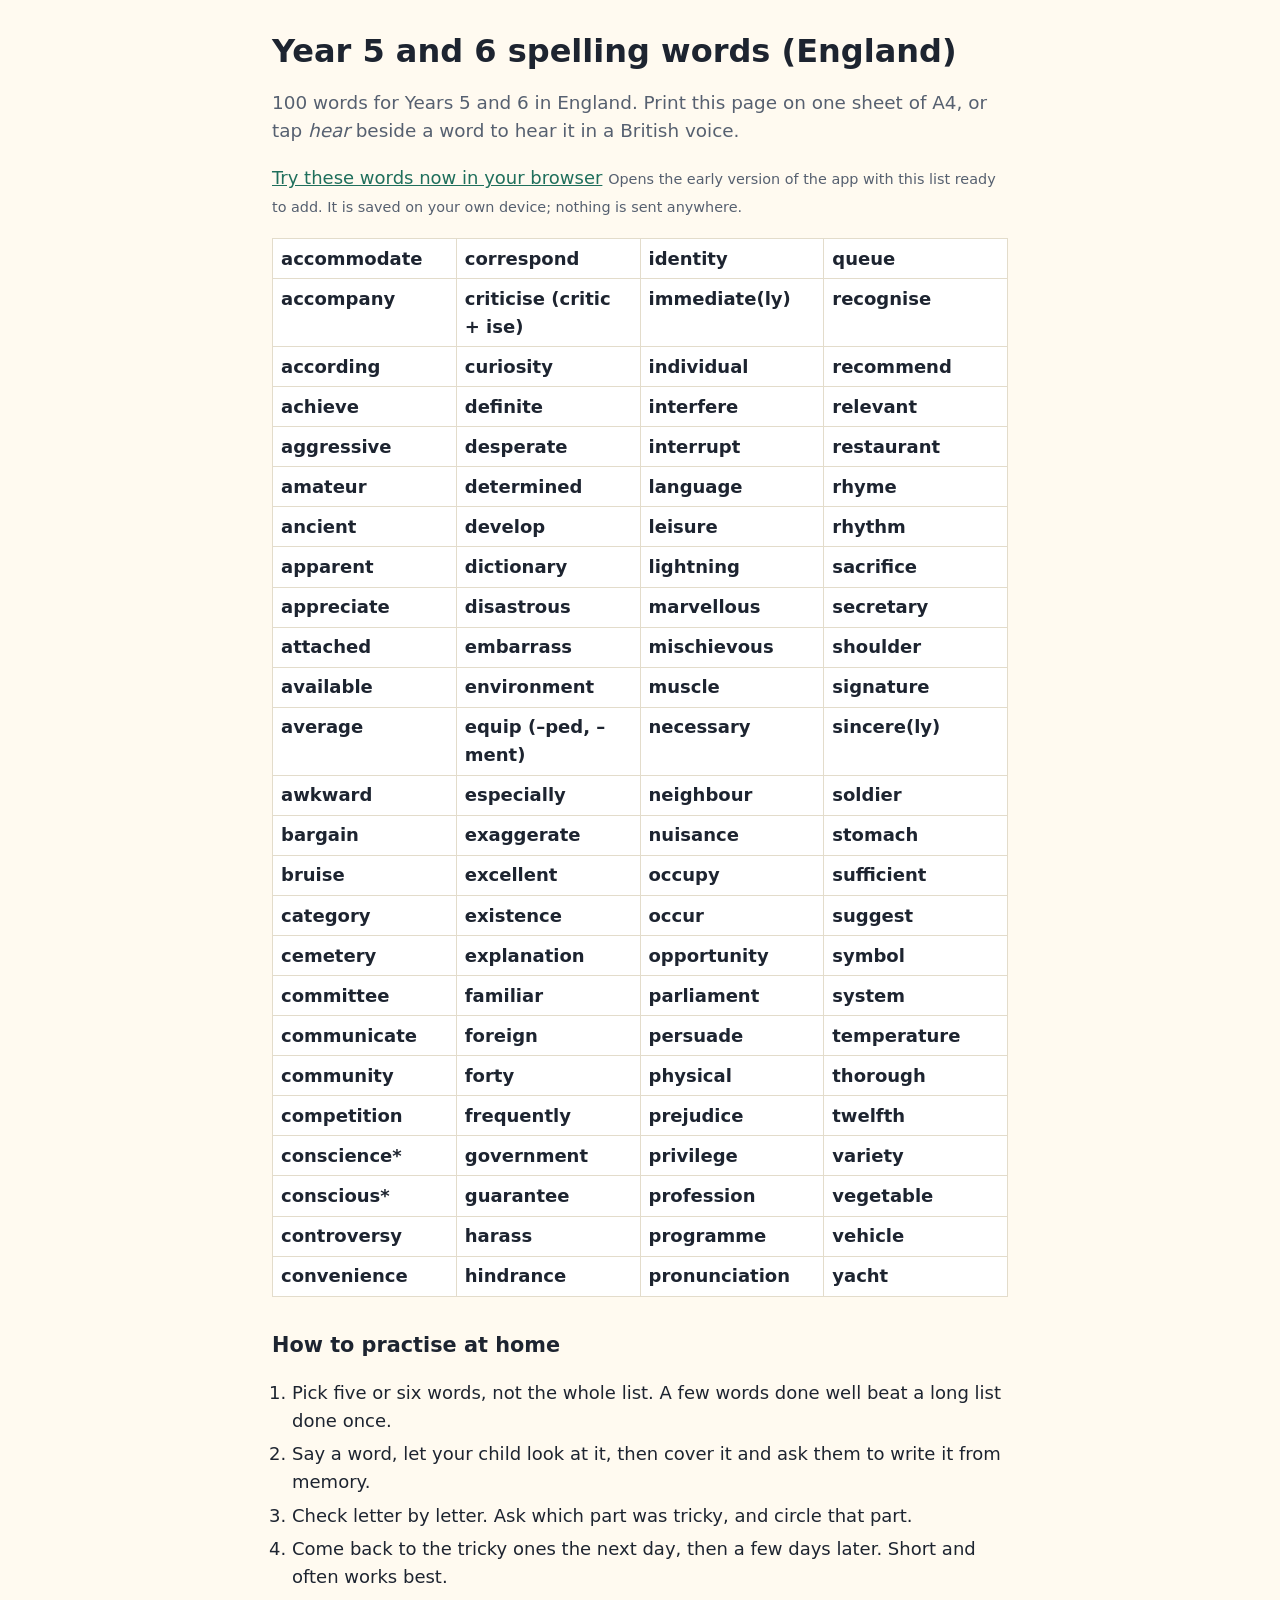
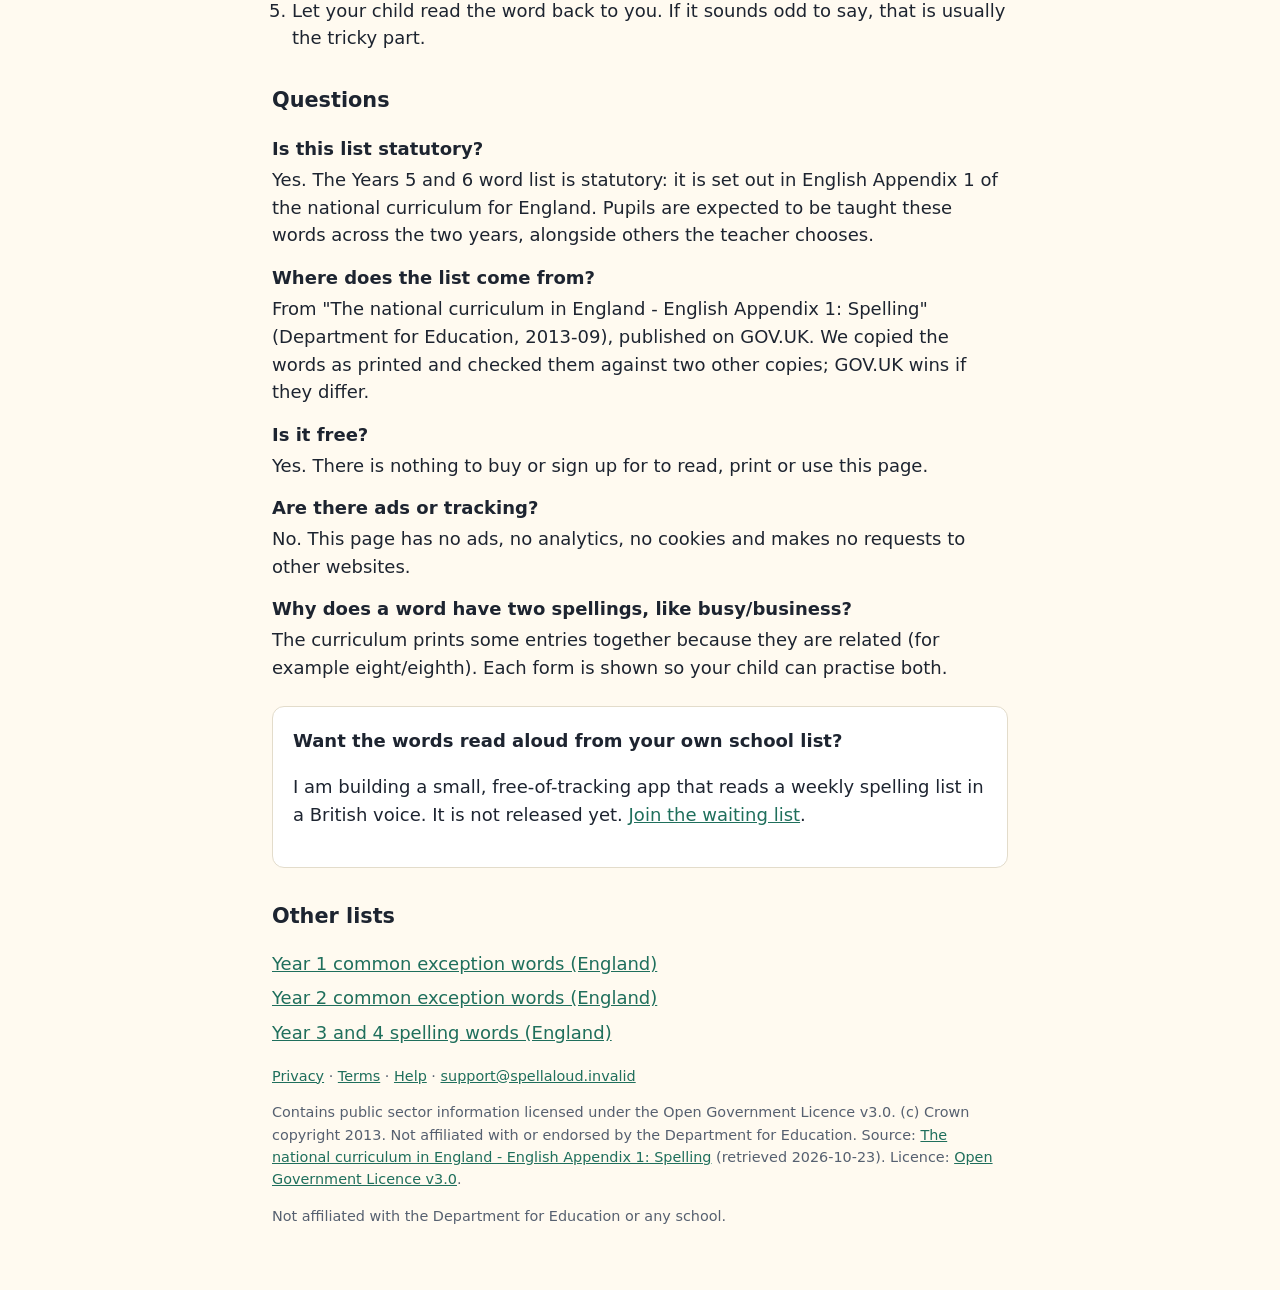
<file: drafts/lists/year-5-and-6-spelling-words/index.html>
<!doctype html>
<!-- DRAFT page generated by tools/build_list_pages.py from content/uk-statutory/lists.json. NOT PUBLISHED (Vikunja #4059). -->
<html lang="en-GB">
<head>
<meta charset="utf-8">
<meta name="viewport" content="width=device-width, initial-scale=1">
<title>Year 5 and 6 spelling words: the 100-word statutory list (England)</title>
<meta name="description" content="The 100 statutory spelling words for Years 5 and 6 in England, in one printable A4 table, with a button to hear each word in a British voice.">
<link rel="canonical" href="https://example.invalid/lists/year-5-and-6-spelling-words/">
<meta property="og:type" content="website">
<meta property="og:locale" content="en_GB">
<meta property="og:title" content="Year 5 and 6 spelling words: the 100-word statutory list (England)">
<meta property="og:description" content="The 100 statutory spelling words for Years 5 and 6 in England, in one printable A4 table, with a button to hear each word in a British voice.">
<meta property="og:url" content="https://example.invalid/lists/year-5-and-6-spelling-words/">
<script type="application/ld+json">{"@context": "https://schema.org", "@type": "ItemList", "name": "Year 5 and 6 spelling words (England)", "inLanguage": "en-GB", "url": "https://example.invalid/lists/year-5-and-6-spelling-words/", "numberOfItems": 100, "itemListElement": [{"@type": "ListItem", "position": 1, "name": "accommodate"}, {"@type": "ListItem", "position": 2, "name": "accompany"}, {"@type": "ListItem", "position": 3, "name": "according"}, {"@type": "ListItem", "position": 4, "name": "achieve"}, {"@type": "ListItem", "position": 5, "name": "aggressive"}, {"@type": "ListItem", "position": 6, "name": "amateur"}, {"@type": "ListItem", "position": 7, "name": "ancient"}, {"@type": "ListItem", "position": 8, "name": "apparent"}, {"@type": "ListItem", "position": 9, "name": "appreciate"}, {"@type": "ListItem", "position": 10, "name": "attached"}, {"@type": "ListItem", "position": 11, "name": "available"}, {"@type": "ListItem", "position": 12, "name": "average"}, {"@type": "ListItem", "position": 13, "name": "awkward"}, {"@type": "ListItem", "position": 14, "name": "bargain"}, {"@type": "ListItem", "position": 15, "name": "bruise"}, {"@type": "ListItem", "position": 16, "name": "category"}, {"@type": "ListItem", "position": 17, "name": "cemetery"}, {"@type": "ListItem", "position": 18, "name": "committee"}, {"@type": "ListItem", "position": 19, "name": "communicate"}, {"@type": "ListItem", "position": 20, "name": "community"}, {"@type": "ListItem", "position": 21, "name": "competition"}, {"@type": "ListItem", "position": 22, "name": "conscience*"}, {"@type": "ListItem", "position": 23, "name": "conscious*"}, {"@type": "ListItem", "position": 24, "name": "controversy"}, {"@type": "ListItem", "position": 25, "name": "convenience"}, {"@type": "ListItem", "position": 26, "name": "correspond"}, {"@type": "ListItem", "position": 27, "name": "criticise (critic + ise)"}, {"@type": "ListItem", "position": 28, "name": "curiosity"}, {"@type": "ListItem", "position": 29, "name": "definite"}, {"@type": "ListItem", "position": 30, "name": "desperate"}, {"@type": "ListItem", "position": 31, "name": "determined"}, {"@type": "ListItem", "position": 32, "name": "develop"}, {"@type": "ListItem", "position": 33, "name": "dictionary"}, {"@type": "ListItem", "position": 34, "name": "disastrous"}, {"@type": "ListItem", "position": 35, "name": "embarrass"}, {"@type": "ListItem", "position": 36, "name": "environment"}, {"@type": "ListItem", "position": 37, "name": "equip (–ped, –ment)"}, {"@type": "ListItem", "position": 38, "name": "especially"}, {"@type": "ListItem", "position": 39, "name": "exaggerate"}, {"@type": "ListItem", "position": 40, "name": "excellent"}, {"@type": "ListItem", "position": 41, "name": "existence"}, {"@type": "ListItem", "position": 42, "name": "explanation"}, {"@type": "ListItem", "position": 43, "name": "familiar"}, {"@type": "ListItem", "position": 44, "name": "foreign"}, {"@type": "ListItem", "position": 45, "name": "forty"}, {"@type": "ListItem", "position": 46, "name": "frequently"}, {"@type": "ListItem", "position": 47, "name": "government"}, {"@type": "ListItem", "position": 48, "name": "guarantee"}, {"@type": "ListItem", "position": 49, "name": "harass"}, {"@type": "ListItem", "position": 50, "name": "hindrance"}, {"@type": "ListItem", "position": 51, "name": "identity"}, {"@type": "ListItem", "position": 52, "name": "immediate(ly)"}, {"@type": "ListItem", "position": 53, "name": "individual"}, {"@type": "ListItem", "position": 54, "name": "interfere"}, {"@type": "ListItem", "position": 55, "name": "interrupt"}, {"@type": "ListItem", "position": 56, "name": "language"}, {"@type": "ListItem", "position": 57, "name": "leisure"}, {"@type": "ListItem", "position": 58, "name": "lightning"}, {"@type": "ListItem", "position": 59, "name": "marvellous"}, {"@type": "ListItem", "position": 60, "name": "mischievous"}, {"@type": "ListItem", "position": 61, "name": "muscle"}, {"@type": "ListItem", "position": 62, "name": "necessary"}, {"@type": "ListItem", "position": 63, "name": "neighbour"}, {"@type": "ListItem", "position": 64, "name": "nuisance"}, {"@type": "ListItem", "position": 65, "name": "occupy"}, {"@type": "ListItem", "position": 66, "name": "occur"}, {"@type": "ListItem", "position": 67, "name": "opportunity"}, {"@type": "ListItem", "position": 68, "name": "parliament"}, {"@type": "ListItem", "position": 69, "name": "persuade"}, {"@type": "ListItem", "position": 70, "name": "physical"}, {"@type": "ListItem", "position": 71, "name": "prejudice"}, {"@type": "ListItem", "position": 72, "name": "privilege"}, {"@type": "ListItem", "position": 73, "name": "profession"}, {"@type": "ListItem", "position": 74, "name": "programme"}, {"@type": "ListItem", "position": 75, "name": "pronunciation"}, {"@type": "ListItem", "position": 76, "name": "queue"}, {"@type": "ListItem", "position": 77, "name": "recognise"}, {"@type": "ListItem", "position": 78, "name": "recommend"}, {"@type": "ListItem", "position": 79, "name": "relevant"}, {"@type": "ListItem", "position": 80, "name": "restaurant"}, {"@type": "ListItem", "position": 81, "name": "rhyme"}, {"@type": "ListItem", "position": 82, "name": "rhythm"}, {"@type": "ListItem", "position": 83, "name": "sacrifice"}, {"@type": "ListItem", "position": 84, "name": "secretary"}, {"@type": "ListItem", "position": 85, "name": "shoulder"}, {"@type": "ListItem", "position": 86, "name": "signature"}, {"@type": "ListItem", "position": 87, "name": "sincere(ly)"}, {"@type": "ListItem", "position": 88, "name": "soldier"}, {"@type": "ListItem", "position": 89, "name": "stomach"}, {"@type": "ListItem", "position": 90, "name": "sufficient"}, {"@type": "ListItem", "position": 91, "name": "suggest"}, {"@type": "ListItem", "position": 92, "name": "symbol"}, {"@type": "ListItem", "position": 93, "name": "system"}, {"@type": "ListItem", "position": 94, "name": "temperature"}, {"@type": "ListItem", "position": 95, "name": "thorough"}, {"@type": "ListItem", "position": 96, "name": "twelfth"}, {"@type": "ListItem", "position": 97, "name": "variety"}, {"@type": "ListItem", "position": 98, "name": "vegetable"}, {"@type": "ListItem", "position": 99, "name": "vehicle"}, {"@type": "ListItem", "position": 100, "name": "yacht"}]}</script>
<style>
  :root { --bg:#fffaf0; --fg:#1d2430; --muted:#566070; --accent:#1f6f5c; --card:#ffffff; --line:#e3dccb; }
  @media (prefers-color-scheme: dark) { :root { --bg:#14181f; --fg:#eef1f5; --muted:#a3adbb; --accent:#6fd1b5; --card:#1c222b; --line:#2c3440; } }
  * { box-sizing:border-box }
  body { margin:0; background:var(--bg); color:var(--fg); font:18px/1.55 system-ui,-apple-system,"Segoe UI",sans-serif }
  main { max-width:48rem; margin:0 auto; padding:2rem 1rem 3rem }
  h1 { font-size:2rem; line-height:1.2; margin:0 0 .75rem } h2 { font-size:1.3rem; margin:2rem 0 .5rem }
  .lede { font-size:1.15rem; color:var(--muted) }
  ol, ul { padding-left:1.25rem } li { margin:.35rem 0 }
  .card { background:var(--card); border:1px solid var(--line); border-radius:12px; padding:1.25rem; margin:1.5rem 0 }
  table { width:100%; border-collapse:collapse; background:var(--card); border:1px solid var(--line) }
  td { border:1px solid var(--line); padding:.35rem .5rem; vertical-align:top; width:25% }
  td .w { font-weight:600 }
  button.hear { margin:0 0 0 .35rem; padding:.1rem .45rem; font:inherit; font-size:.85rem; border:1px solid var(--accent); border-radius:6px; background:transparent; color:var(--accent); cursor:pointer }
  button.hear[hidden] { display:none }
  button.hear-it { padding:.45rem .9rem; font:inherit; border:1px solid var(--accent); border-radius:8px; background:var(--accent); color:var(--bg); cursor:pointer }
  button.hear-it[hidden] { display:none }
  input[type=email] { width:100%; padding:.8rem; font:inherit; border:1px solid var(--line); border-radius:8px; background:var(--bg); color:var(--fg) }
  form.waitlist button { margin-top:.6rem; padding:.7rem 1.1rem; font:inherit; border:0; border-radius:8px; background:var(--accent); color:var(--bg); cursor:pointer }
  input:focus-visible, button:focus-visible, a:focus-visible { outline:3px solid var(--accent); outline-offset:2px }
  small, footer, .muted { color:var(--muted); font-size:.9rem } a { color:var(--accent) }
  nav ul { list-style:none; padding:0; display:flex; flex-wrap:wrap; gap:.4rem 1rem } nav li { margin:0 }
  dt { font-weight:700; margin-top:.9rem } dd { margin:.2rem 0 0 }
  @media (max-width:36rem) { td { display:block; width:auto; border:0; border-bottom:1px solid var(--line) } body { font-size:17px } }
  @media print {
    :root { --bg:#fff; --fg:#000; --muted:#333; --line:#999; --card:#fff }
    body { font-size:10pt; line-height:1.25 } main { max-width:none; padding:0 }
    .noprint, button.hear, button.hear-it { display:none !important }
    h1 { font-size:16pt; margin:0 0 4pt }
    table { page-break-inside:avoid } td { display:table-cell; width:25%; padding:2pt 4pt; border:1px solid #999 }
    .printnote { display:block !important; font-size:8pt; margin-top:6pt }
    @page { size:A4; margin:12mm }
  }
  .printnote { display:none }
</style>
</head>
<body>
<main>
  <h1>Year 5 and 6 spelling words (England)</h1>
  <p class="lede noprint">100 words for Years 5 and 6 in England. Print this page on one sheet of A4, or tap <em>hear</em> beside a word to hear it in a British voice.</p>
  <p class="noprint"><a class="trylink" href="/try/parent/#sl=1&amp;t=Years+5+and+6+words&amp;w=accommodate&amp;w=accompany&amp;w=according&amp;w=achieve&amp;w=aggressive&amp;w=amateur&amp;w=ancient&amp;w=apparent&amp;w=appreciate&amp;w=attached&amp;w=available&amp;w=average&amp;w=awkward&amp;w=bargain&amp;w=bruise&amp;w=category&amp;w=cemetery&amp;w=committee&amp;w=communicate&amp;w=community&amp;w=competition&amp;w=conscience&amp;w=conscious&amp;w=controversy&amp;w=convenience&amp;w=correspond&amp;w=criticise&amp;w=curiosity&amp;w=definite&amp;w=desperate&amp;w=determined&amp;w=develop&amp;w=dictionary&amp;w=disastrous&amp;w=embarrass&amp;w=environment&amp;w=equip&amp;w=equipped&amp;w=equipment&amp;w=especially&amp;w=exaggerate&amp;w=excellent&amp;w=existence&amp;w=explanation&amp;w=familiar&amp;w=foreign&amp;w=forty&amp;w=frequently&amp;w=government&amp;w=guarantee&amp;w=harass&amp;w=hindrance&amp;w=identity&amp;w=immediate&amp;w=immediately&amp;w=individual&amp;w=interfere&amp;w=interrupt&amp;w=language&amp;w=leisure">Try these words now in your browser</a> <small>Opens the early version of the app with this list ready to add. It is saved on your own device; nothing is sent anywhere.</small></p>
<table>
<tr>
<td><span class="w">accommodate</span><button class="hear" type="button" hidden data-word="accommodate" aria-label="Hear the word accommodate">hear</button></td>
<td><span class="w">correspond</span><button class="hear" type="button" hidden data-word="correspond" aria-label="Hear the word correspond">hear</button></td>
<td><span class="w">identity</span><button class="hear" type="button" hidden data-word="identity" aria-label="Hear the word identity">hear</button></td>
<td><span class="w">queue</span><button class="hear" type="button" hidden data-word="queue" aria-label="Hear the word queue">hear</button></td>
</tr>
<tr>
<td><span class="w">accompany</span><button class="hear" type="button" hidden data-word="accompany" aria-label="Hear the word accompany">hear</button></td>
<td><span class="w">criticise (critic + ise)</span><button class="hear" type="button" hidden data-word="criticise" aria-label="Hear the word criticise">hear</button></td>
<td><span class="w">immediate(ly)</span><button class="hear" type="button" hidden data-word="immediate" aria-label="Hear the word immediate">hear immediate</button><button class="hear" type="button" hidden data-word="immediately" aria-label="Hear the word immediately">hear immediately</button></td>
<td><span class="w">recognise</span><button class="hear" type="button" hidden data-word="recognise" aria-label="Hear the word recognise">hear</button></td>
</tr>
<tr>
<td><span class="w">according</span><button class="hear" type="button" hidden data-word="according" aria-label="Hear the word according">hear</button></td>
<td><span class="w">curiosity</span><button class="hear" type="button" hidden data-word="curiosity" aria-label="Hear the word curiosity">hear</button></td>
<td><span class="w">individual</span><button class="hear" type="button" hidden data-word="individual" aria-label="Hear the word individual">hear</button></td>
<td><span class="w">recommend</span><button class="hear" type="button" hidden data-word="recommend" aria-label="Hear the word recommend">hear</button></td>
</tr>
<tr>
<td><span class="w">achieve</span><button class="hear" type="button" hidden data-word="achieve" aria-label="Hear the word achieve">hear</button></td>
<td><span class="w">definite</span><button class="hear" type="button" hidden data-word="definite" aria-label="Hear the word definite">hear</button></td>
<td><span class="w">interfere</span><button class="hear" type="button" hidden data-word="interfere" aria-label="Hear the word interfere">hear</button></td>
<td><span class="w">relevant</span><button class="hear" type="button" hidden data-word="relevant" aria-label="Hear the word relevant">hear</button></td>
</tr>
<tr>
<td><span class="w">aggressive</span><button class="hear" type="button" hidden data-word="aggressive" aria-label="Hear the word aggressive">hear</button></td>
<td><span class="w">desperate</span><button class="hear" type="button" hidden data-word="desperate" aria-label="Hear the word desperate">hear</button></td>
<td><span class="w">interrupt</span><button class="hear" type="button" hidden data-word="interrupt" aria-label="Hear the word interrupt">hear</button></td>
<td><span class="w">restaurant</span><button class="hear" type="button" hidden data-word="restaurant" aria-label="Hear the word restaurant">hear</button></td>
</tr>
<tr>
<td><span class="w">amateur</span><button class="hear" type="button" hidden data-word="amateur" aria-label="Hear the word amateur">hear</button></td>
<td><span class="w">determined</span><button class="hear" type="button" hidden data-word="determined" aria-label="Hear the word determined">hear</button></td>
<td><span class="w">language</span><button class="hear" type="button" hidden data-word="language" aria-label="Hear the word language">hear</button></td>
<td><span class="w">rhyme</span><button class="hear" type="button" hidden data-word="rhyme" aria-label="Hear the word rhyme">hear</button></td>
</tr>
<tr>
<td><span class="w">ancient</span><button class="hear" type="button" hidden data-word="ancient" aria-label="Hear the word ancient">hear</button></td>
<td><span class="w">develop</span><button class="hear" type="button" hidden data-word="develop" aria-label="Hear the word develop">hear</button></td>
<td><span class="w">leisure</span><button class="hear" type="button" hidden data-word="leisure" aria-label="Hear the word leisure">hear</button></td>
<td><span class="w">rhythm</span><button class="hear" type="button" hidden data-word="rhythm" aria-label="Hear the word rhythm">hear</button></td>
</tr>
<tr>
<td><span class="w">apparent</span><button class="hear" type="button" hidden data-word="apparent" aria-label="Hear the word apparent">hear</button></td>
<td><span class="w">dictionary</span><button class="hear" type="button" hidden data-word="dictionary" aria-label="Hear the word dictionary">hear</button></td>
<td><span class="w">lightning</span><button class="hear" type="button" hidden data-word="lightning" aria-label="Hear the word lightning">hear</button></td>
<td><span class="w">sacrifice</span><button class="hear" type="button" hidden data-word="sacrifice" aria-label="Hear the word sacrifice">hear</button></td>
</tr>
<tr>
<td><span class="w">appreciate</span><button class="hear" type="button" hidden data-word="appreciate" aria-label="Hear the word appreciate">hear</button></td>
<td><span class="w">disastrous</span><button class="hear" type="button" hidden data-word="disastrous" aria-label="Hear the word disastrous">hear</button></td>
<td><span class="w">marvellous</span><button class="hear" type="button" hidden data-word="marvellous" aria-label="Hear the word marvellous">hear</button></td>
<td><span class="w">secretary</span><button class="hear" type="button" hidden data-word="secretary" aria-label="Hear the word secretary">hear</button></td>
</tr>
<tr>
<td><span class="w">attached</span><button class="hear" type="button" hidden data-word="attached" aria-label="Hear the word attached">hear</button></td>
<td><span class="w">embarrass</span><button class="hear" type="button" hidden data-word="embarrass" aria-label="Hear the word embarrass">hear</button></td>
<td><span class="w">mischievous</span><button class="hear" type="button" hidden data-word="mischievous" aria-label="Hear the word mischievous">hear</button></td>
<td><span class="w">shoulder</span><button class="hear" type="button" hidden data-word="shoulder" aria-label="Hear the word shoulder">hear</button></td>
</tr>
<tr>
<td><span class="w">available</span><button class="hear" type="button" hidden data-word="available" aria-label="Hear the word available">hear</button></td>
<td><span class="w">environment</span><button class="hear" type="button" hidden data-word="environment" aria-label="Hear the word environment">hear</button></td>
<td><span class="w">muscle</span><button class="hear" type="button" hidden data-word="muscle" aria-label="Hear the word muscle">hear</button></td>
<td><span class="w">signature</span><button class="hear" type="button" hidden data-word="signature" aria-label="Hear the word signature">hear</button></td>
</tr>
<tr>
<td><span class="w">average</span><button class="hear" type="button" hidden data-word="average" aria-label="Hear the word average">hear</button></td>
<td><span class="w">equip (–ped, –ment)</span><button class="hear" type="button" hidden data-word="equip" aria-label="Hear the word equip">hear equip</button><button class="hear" type="button" hidden data-word="equipped" aria-label="Hear the word equipped">hear equipped</button><button class="hear" type="button" hidden data-word="equipment" aria-label="Hear the word equipment">hear equipment</button></td>
<td><span class="w">necessary</span><button class="hear" type="button" hidden data-word="necessary" aria-label="Hear the word necessary">hear</button></td>
<td><span class="w">sincere(ly)</span><button class="hear" type="button" hidden data-word="sincere" aria-label="Hear the word sincere">hear sincere</button><button class="hear" type="button" hidden data-word="sincerely" aria-label="Hear the word sincerely">hear sincerely</button></td>
</tr>
<tr>
<td><span class="w">awkward</span><button class="hear" type="button" hidden data-word="awkward" aria-label="Hear the word awkward">hear</button></td>
<td><span class="w">especially</span><button class="hear" type="button" hidden data-word="especially" aria-label="Hear the word especially">hear</button></td>
<td><span class="w">neighbour</span><button class="hear" type="button" hidden data-word="neighbour" aria-label="Hear the word neighbour">hear</button></td>
<td><span class="w">soldier</span><button class="hear" type="button" hidden data-word="soldier" aria-label="Hear the word soldier">hear</button></td>
</tr>
<tr>
<td><span class="w">bargain</span><button class="hear" type="button" hidden data-word="bargain" aria-label="Hear the word bargain">hear</button></td>
<td><span class="w">exaggerate</span><button class="hear" type="button" hidden data-word="exaggerate" aria-label="Hear the word exaggerate">hear</button></td>
<td><span class="w">nuisance</span><button class="hear" type="button" hidden data-word="nuisance" aria-label="Hear the word nuisance">hear</button></td>
<td><span class="w">stomach</span><button class="hear" type="button" hidden data-word="stomach" aria-label="Hear the word stomach">hear</button></td>
</tr>
<tr>
<td><span class="w">bruise</span><button class="hear" type="button" hidden data-word="bruise" aria-label="Hear the word bruise">hear</button></td>
<td><span class="w">excellent</span><button class="hear" type="button" hidden data-word="excellent" aria-label="Hear the word excellent">hear</button></td>
<td><span class="w">occupy</span><button class="hear" type="button" hidden data-word="occupy" aria-label="Hear the word occupy">hear</button></td>
<td><span class="w">sufficient</span><button class="hear" type="button" hidden data-word="sufficient" aria-label="Hear the word sufficient">hear</button></td>
</tr>
<tr>
<td><span class="w">category</span><button class="hear" type="button" hidden data-word="category" aria-label="Hear the word category">hear</button></td>
<td><span class="w">existence</span><button class="hear" type="button" hidden data-word="existence" aria-label="Hear the word existence">hear</button></td>
<td><span class="w">occur</span><button class="hear" type="button" hidden data-word="occur" aria-label="Hear the word occur">hear</button></td>
<td><span class="w">suggest</span><button class="hear" type="button" hidden data-word="suggest" aria-label="Hear the word suggest">hear</button></td>
</tr>
<tr>
<td><span class="w">cemetery</span><button class="hear" type="button" hidden data-word="cemetery" aria-label="Hear the word cemetery">hear</button></td>
<td><span class="w">explanation</span><button class="hear" type="button" hidden data-word="explanation" aria-label="Hear the word explanation">hear</button></td>
<td><span class="w">opportunity</span><button class="hear" type="button" hidden data-word="opportunity" aria-label="Hear the word opportunity">hear</button></td>
<td><span class="w">symbol</span><button class="hear" type="button" hidden data-word="symbol" aria-label="Hear the word symbol">hear</button></td>
</tr>
<tr>
<td><span class="w">committee</span><button class="hear" type="button" hidden data-word="committee" aria-label="Hear the word committee">hear</button></td>
<td><span class="w">familiar</span><button class="hear" type="button" hidden data-word="familiar" aria-label="Hear the word familiar">hear</button></td>
<td><span class="w">parliament</span><button class="hear" type="button" hidden data-word="parliament" aria-label="Hear the word parliament">hear</button></td>
<td><span class="w">system</span><button class="hear" type="button" hidden data-word="system" aria-label="Hear the word system">hear</button></td>
</tr>
<tr>
<td><span class="w">communicate</span><button class="hear" type="button" hidden data-word="communicate" aria-label="Hear the word communicate">hear</button></td>
<td><span class="w">foreign</span><button class="hear" type="button" hidden data-word="foreign" aria-label="Hear the word foreign">hear</button></td>
<td><span class="w">persuade</span><button class="hear" type="button" hidden data-word="persuade" aria-label="Hear the word persuade">hear</button></td>
<td><span class="w">temperature</span><button class="hear" type="button" hidden data-word="temperature" aria-label="Hear the word temperature">hear</button></td>
</tr>
<tr>
<td><span class="w">community</span><button class="hear" type="button" hidden data-word="community" aria-label="Hear the word community">hear</button></td>
<td><span class="w">forty</span><button class="hear" type="button" hidden data-word="forty" aria-label="Hear the word forty">hear</button></td>
<td><span class="w">physical</span><button class="hear" type="button" hidden data-word="physical" aria-label="Hear the word physical">hear</button></td>
<td><span class="w">thorough</span><button class="hear" type="button" hidden data-word="thorough" aria-label="Hear the word thorough">hear</button></td>
</tr>
<tr>
<td><span class="w">competition</span><button class="hear" type="button" hidden data-word="competition" aria-label="Hear the word competition">hear</button></td>
<td><span class="w">frequently</span><button class="hear" type="button" hidden data-word="frequently" aria-label="Hear the word frequently">hear</button></td>
<td><span class="w">prejudice</span><button class="hear" type="button" hidden data-word="prejudice" aria-label="Hear the word prejudice">hear</button></td>
<td><span class="w">twelfth</span><button class="hear" type="button" hidden data-word="twelfth" aria-label="Hear the word twelfth">hear</button></td>
</tr>
<tr>
<td><span class="w">conscience*</span><button class="hear" type="button" hidden data-word="conscience" aria-label="Hear the word conscience">hear</button></td>
<td><span class="w">government</span><button class="hear" type="button" hidden data-word="government" aria-label="Hear the word government">hear</button></td>
<td><span class="w">privilege</span><button class="hear" type="button" hidden data-word="privilege" aria-label="Hear the word privilege">hear</button></td>
<td><span class="w">variety</span><button class="hear" type="button" hidden data-word="variety" aria-label="Hear the word variety">hear</button></td>
</tr>
<tr>
<td><span class="w">conscious*</span><button class="hear" type="button" hidden data-word="conscious" aria-label="Hear the word conscious">hear</button></td>
<td><span class="w">guarantee</span><button class="hear" type="button" hidden data-word="guarantee" aria-label="Hear the word guarantee">hear</button></td>
<td><span class="w">profession</span><button class="hear" type="button" hidden data-word="profession" aria-label="Hear the word profession">hear</button></td>
<td><span class="w">vegetable</span><button class="hear" type="button" hidden data-word="vegetable" aria-label="Hear the word vegetable">hear</button></td>
</tr>
<tr>
<td><span class="w">controversy</span><button class="hear" type="button" hidden data-word="controversy" aria-label="Hear the word controversy">hear</button></td>
<td><span class="w">harass</span><button class="hear" type="button" hidden data-word="harass" aria-label="Hear the word harass">hear</button></td>
<td><span class="w">programme</span><button class="hear" type="button" hidden data-word="programme" aria-label="Hear the word programme">hear</button></td>
<td><span class="w">vehicle</span><button class="hear" type="button" hidden data-word="vehicle" aria-label="Hear the word vehicle">hear</button></td>
</tr>
<tr>
<td><span class="w">convenience</span><button class="hear" type="button" hidden data-word="convenience" aria-label="Hear the word convenience">hear</button></td>
<td><span class="w">hindrance</span><button class="hear" type="button" hidden data-word="hindrance" aria-label="Hear the word hindrance">hear</button></td>
<td><span class="w">pronunciation</span><button class="hear" type="button" hidden data-word="pronunciation" aria-label="Hear the word pronunciation">hear</button></td>
<td><span class="w">yacht</span><button class="hear" type="button" hidden data-word="yacht" aria-label="Hear the word yacht">hear</button></td>
</tr>
</table>
  <p class="printnote">Contains public sector information licensed under the Open Government Licence v3.0. (c) Crown copyright 2013. Not affiliated with or endorsed by the Department for Education. Source: The national curriculum in England - English Appendix 1: Spelling, https://assets.publishing.service.gov.uk/media/5a7ccc06ed915d63cc65ce61/English_Appendix_1_-_Spelling.pdf.</p>

  <section class="noprint">
  <h2>How to practise at home</h2>
  <ol>
    <li>Pick five or six words, not the whole list. A few words done well beat a long list done once.</li>
    <li>Say a word, let your child look at it, then cover it and ask them to write it from memory.</li>
    <li>Check letter by letter. Ask which part was tricky, and circle that part.</li>
    <li>Come back to the tricky ones the next day, then a few days later. Short and often works best.</li>
    <li>Let your child read the word back to you. If it sounds odd to say, that is usually the tricky part.</li>
  </ol>
  <h2>Questions</h2>
  <dl>
<dt>Is this list statutory?</dt><dd>Yes. The Years 5 and 6 word list is statutory: it is set out in English Appendix 1 of the national curriculum for England. Pupils are expected to be taught these words across the two years, alongside others the teacher chooses.</dd>
<dt>Where does the list come from?</dt><dd>From &quot;The national curriculum in England - English Appendix 1: Spelling&quot; (Department for Education, 2013-09), published on GOV.UK. We copied the words as printed and checked them against two other copies; GOV.UK wins if they differ.</dd>
<dt>Is it free?</dt><dd>Yes. There is nothing to buy or sign up for to read, print or use this page.</dd>
<dt>Are there ads or tracking?</dt><dd>No. This page has no ads, no analytics, no cookies and makes no requests to other websites.</dd>
<dt>Why does a word have two spellings, like busy/business?</dt><dd>The curriculum prints some entries together because they are related (for example eight/eighth). Each form is shown so your child can practise both.</dd>
  </dl>
  <div class="card">
    <strong>Want the words read aloud from your own school list?</strong>
    <p>I am building a small, free-of-tracking app that reads a weekly spelling list in a British voice. It is not released yet. <a href="../../../site/waitlist/index.html">Join the waiting list</a>.</p>
  </div>
  <nav aria-label="Other spelling lists"><h2>Other lists</h2><ul><li><a href="../year-1-common-exception-words/index.html">Year 1 common exception words (England)</a></li><li><a href="../year-2-common-exception-words/index.html">Year 2 common exception words (England)</a></li><li><a href="../year-3-and-4-spelling-words/index.html">Year 3 and 4 spelling words (England)</a></li></ul></nav>
  <footer>
    <nav class="trust" aria-label="About this site"><a href="/privacy/">Privacy</a> · <a href="/terms/">Terms</a> · <a href="/help/">Help</a> · <a href="mailto:support@spellaloud.invalid">support@spellaloud.invalid</a></nav>
    <p>Contains public sector information licensed under the Open Government Licence v3.0. (c) Crown copyright 2013. Not affiliated with or endorsed by the Department for Education. Source: <a href="https://www.gov.uk/government/publications/national-curriculum-in-england-english-programmes-of-study">The national curriculum in England - English Appendix 1: Spelling</a> (retrieved 2026-10-23). Licence: <a href="https://www.nationalarchives.gov.uk/doc/open-government-licence/version/3/">Open Government Licence v3.0</a>.</p>
    <p>Not affiliated with the Department for Education or any school.</p>
  </footer>
  </section>
</main>
<script>
/** macOS novelty voices that are en-GB-tagged or en-tagged but unusable for spelling. */
const NOVELTY = /^(albert|bad news|bahh|bells|boing|bubbles|cellos|deranged|good news|hysterical|jester|organ|pipe organ|superstar|trinoids|whisper|wobble|zarvox)\b/i;
/** Names known to sound good, best first (substring, case-insensitive). */
const PREFERRED = ['google uk english female', 'microsoft sonia', 'microsoft libby', 'serena', 'kate', 'daniel', 'martha', 'google uk english male', 'microsoft ryan'];

/**
 * Fully Kiosk Browser (Android WebView, UA "; wv)") exposes no Web Speech voices, but its JavaScript interface
 * adds a global `fully` with text-to-speech (https://www.fully-kiosk.com/docs/en/api/javascript, PLUS licence, the
 * "JavaScript Interface" setting on). When that bridge is there we offer ONE synthetic on-device en-GB voice, so the
 * picker, recording plan and status line treat the tablet as having a British voice.
 */
const FULLY_VOICE = Object.freeze({ name: 'Tablet voice (English UK)', lang: 'en-GB', localService: true, default: false, fully: true });
/** The `fully` bridge, or null (desktop, phones, the family build: it is never touched there). */
function fullyBridge(g = globalThis) {
  return g && typeof g.fully?.textToSpeech === 'function' ? g.fully : null;
}
/** The voice list plus the tablet voice when the bridge exists (once). */
const withFully = (voices) => {
  const list = voices || [];
  return fullyBridge() && !list.some((v) => v && v.fully) ? [...list, FULLY_VOICE] : list;
};

/** Normalise 'en_GB' / 'EN-gb' to 'en-gb'. */
const langOf = (v) => String((v && v.lang) || '').replace('_', '-').toLowerCase();

/**
 * Score a voice: higher is better; -1 means "do not use". Only on-device voices (localService === true)
 * qualify: a network voice would send the word off the device, which the app says it never does.
 */
function scoreVoice(v) {
  if (langOf(v) !== 'en-gb' || v.localService !== true || NOVELTY.test(v.name || '')) return -1;
  let s = 10;
  const name = (v.name || '').toLowerCase();
  const i = PREFERRED.findIndex((p) => name.includes(p));
  if (i >= 0) s += 20 - i; // earlier in the list = better
  s += 5; // on-device (the only kind that qualifies): works offline
  if (/enhanced|premium|natural/i.test(v.name || '')) s += 8;
  if (/compact/i.test(v.name || '')) s -= 3;
  if (v.default) s += 1;
  return s;
}

/** Best en-GB voice from speechSynthesis.getVoices(), or null if there is none. Stable on ties. */
function pickVoice(voices) {
  let best = null;
  let bestScore = -1;
  for (const v of withFully(voices)) {
    const s = scoreVoice(v);
    if (s > bestScore) { best = v; bestScore = s; }
  }
  return best;
}

/**
 * Green/red line for the voice help (Marc 2026-11-08). `voice` = pickVoice(...) result or null, `ua` = navigator.userAgent.
 * An Android WebView ("; wv)" in the UA, e.g. Fully Kiosk) exposes no speech voices at all, so installing one cannot help there.
 */
function voiceStatus(voice, ua = '') {
  const webview = /;\s*wv\)/.test(ua);
  if (voice) return { ok: true, webview, text: `\u2713 British voice ready on this device (${voice.name}).` };
  return { ok: false, webview, text: webview
    ? '\u2717 No British voice here. This is an app\'s built-in browser (for example Fully Kiosk), which cannot use the device\'s voices, so installing one will not help on this screen. Record the words in your own voice, or open the site in Chrome.'
    : '\u2717 No British voice in this browser yet. Install one with the steps below, then reload this page.' };
}

/** Every usable en-GB voice, best first, one per name (what the parent picker lists). */
function gbVoices(voices) {
  const seen = new Set();
  return withFully(voices).filter((v) => scoreVoice(v) >= 0 && !seen.has(v.name) && seen.add(v.name))
    .sort((a, b) => scoreVoice(b) - scoreVoice(a));
}

/** Longest voice name we store (a setting, carried in the export pack). */
const VOICE_NAME_MAX = 120;
/** A stored voice name is '' (automatic) or a short string without control characters. */
const validVoiceName = (n) => typeof n === 'string' && n.length <= VOICE_NAME_MAX && !/[\u0000-\u001f]/.test(n);

/**
 * The voice to speak with for a child: their chosen en-GB voice when this device still has it,
 * otherwise the best en-GB voice (null if none). The choice is never applied to a non-en-GB voice.
 */
function resolveVoice(voices, chosenName) {
  if (chosenName) {
    const hit = gbVoices(voices).find((v) => v.name === chosenName);
    if (hit) return hit;
  }
  return pickVoice(voices);
}

/**
 * Decide how to read a word. prefer: 'voice' | 'recording' (parent setting).
 * Returns 'voice' | 'recording' | 'none'. A word with no clip and no voice is skipped (the existing
 * "skipped" counter on the playing screen).
 */
function chooseSource({ hasRecording, voice, prefer = 'voice' }) {
  if (prefer === 'recording') return hasRecording ? 'recording' : voice ? 'voice' : 'none';
  return voice ? 'voice' : hasRecording ? 'recording' : 'none';
}

/**
 * Source for one practice word. A word the API marks has_audio:false (typed, never recorded; only the
 * browser build lists these, #4631) is read with the en-GB voice whatever the parent preference, and
 * is 'none' (skipped) when the device has no such voice. Otherwise as chooseSource.
 */
function sourceForWord(word, { voice, prefer = 'voice' } = {}) {
  return chooseSource({ hasRecording: !(word && word.has_audio === false), voice, prefer });
}

/** True when the device has at least one usable (on-device en-GB) voice: the one the app would read words with. */
const hasBritishVoice = (voices) => pickVoice(voices) !== null;

/** A word with no recording needs one when the device has no British voice to read it (#6327). */
const needsRecording = (word, hasVoice) => !!word && word.has_audio === false && !hasVoice;

/**
 * What Home should do with this practice list on this device (#6327). `loaded` says the voice list has been
 * read: before that an empty list is not a verdict, so nothing is blocked. With no voice, unrecorded words go
 * to `record` (prompt to record them), the rest stay `playable`, and Play is `blocked` until `record` is empty
 * so a silent word is never presented.
 */
function recordingPlan(words, voices, loaded) {
  const noVoice = !!loaded && !hasBritishVoice(voices);
  const record = noVoice ? words.filter((w) => needsRecording(w, false)) : [];
  const playable = words.filter((w) => !record.includes(w));
  return { noVoice, record, playable, blocked: record.length > 0 };
}

/**
 * getVoices() is empty until the browser has loaded them (Chrome fires 'voiceschanged').
 * Resolves with the list, or [] after timeoutMs.
 */
function loadVoices(synth, timeoutMs = 1500) {
  return new Promise((resolve) => {
    const have = synth && synth.getVoices ? synth.getVoices() : [];
    if (have.length || !synth || !synth.addEventListener || fullyBridge()) return resolve(have); // with the Fully bridge there is nothing to wait for
    const done = () => { clearTimeout(t); synth.removeEventListener('voiceschanged', done); resolve(synth.getVoices()); };
    const t = setTimeout(done, timeoutMs);
    synth.addEventListener('voiceschanged', done);
  });
}

/**
 * Say `text` with `voice`. rate follows the speed setting (0.55/1/1.25; speech is clamped to 0.5..1.4
 * because extreme rates distort). Resolves true when finished, false on error or if it never ends
 * (some Android WebViews never fire `end`, so a timeout guards it). `Utterance` is injectable.
 * The tablet voice (voice.fully) goes through fully.textToSpeech instead, see speakFully.
 */
function speak(synth, voice, text, { rate = 1, Utterance = globalThis.SpeechSynthesisUtterance, timeoutMs = 8000, estimateMs } = {}) {
  if (voice && voice.fully) return speakFully(text, estimateMs);
  return new Promise((resolve) => {
    if (!synth || !Utterance || !voice) return resolve(false);
    const u = new Utterance(text);
    u.voice = voice;
    u.lang = voice.lang;
    u.rate = Math.min(1.4, Math.max(0.5, rate));
    let finished = false;
    const finish = (ok) => { if (finished) return; finished = true; clearTimeout(t); resolve(ok); };
    const t = setTimeout(() => { try { synth.cancel(); } catch { /* ignore */ } finish(false); }, timeoutMs);
    u.onend = () => finish(true);
    u.onerror = () => finish(false);
    synth.cancel(); // drop anything queued (Chrome can wedge on a stale queue)
    synth.speak(u);
  });
}

let fullyPending = null; // { settle(ok), started } for the word being read
let fullyBound = null; // the `fully` the events were registered on

/** Called by the bound strings. Done/Error count only after this word's Start (a stop of the previous word must not end it). */
const fullyEvent = (kind) => {
  const p = fullyPending;
  if (p && kind === 'start') p.started = true;
  else if (p && p.started) p.settle(kind === 'done');
};

/** Register the three events once; false when this Fully build cannot (the estimate then ends the word). */
function bindFullyEvents(fully) {
  if (fullyBound === fully) return true;
  try {
    globalThis.__spellingsFullyTts = fullyEvent; // only ever set where the Fully bridge exists
    for (const k of ['Start', 'Done', 'Error']) fully.bind('ttsUtterance' + k, `__spellingsFullyTts('${k.toLowerCase()}')`);
    fullyBound = fully;
    return true;
  } catch { return false; }
}

/** Rough speaking time without a done event: about 700 ms + 90 ms per character. */
const estimateSpeechMs = (text) => 700 + 90 * String(text || '').length;

/** True while a Fully word is being read (Pause then has something to stop). */
const fullySpeaking = () => fullyPending !== null;

function speakFully(text, estimateMs) {
  return new Promise((resolve) => {
    const fully = fullyBridge();
    if (!fully) return resolve(false);
    if (fullyPending) fullyPending.settle(false); // superseded
    const events = bindFullyEvents(fully);
    const settle = (ok) => { if (fullyPending !== p) return; fullyPending = null; clearTimeout(timer); resolve(ok); };
    const p = { settle, started: false };
    fullyPending = p;
    const est = estimateMs ?? estimateSpeechMs(text);
    const timer = setTimeout(() => settle(true), events ? est + 2500 : est); // with events only a safety net
    try { fully.textToSpeech(String(text), 'en_GB'); } catch { settle(false); }
  });
}

/** Silence everything: the browser's speech queue and, if a Fully word is being read, Fully's TTS. No `fully` call otherwise. */
function stopSpeech(synth) {
  try { synth && synth.cancel(); } catch { /* no speech support */ }
  const p = fullyPending;
  if (!p) return;
  try { fullyBridge()?.stopTextToSpeech(); } catch { /* ignore */ }
  p.settle(false);
}

(function () {
  var synth = window.speechSynthesis;
  if (!synth) return;
  loadVoices(synth).then(function (vs) {
    var voice = pickVoice(vs);
    if (!voice) return;                                   // no en-GB voice: buttons stay hidden
    document.querySelectorAll('button.hear').forEach(function (b) {
      b.hidden = false;
      b.addEventListener('click', function () { speak(synth, voice, b.dataset.word, { rate: 0.9 }); });
    });
    // "hear-it": read the whole list aloud, one word at a time (Web Speech only, no network).
    var all = document.getElementById('hear-it');
    if (all) {
      var words = [].map.call(document.querySelectorAll('button.hear'), function (b) { return b.dataset.word; });
      var running = false;
      all.hidden = false;
      all.addEventListener('click', function () {
        if (running) { running = false; stopSpeech(synth); all.textContent = 'Hear the whole list'; return; }
        running = true; all.textContent = 'Stop';
        var i = 0;
        (function next() {
          if (!running || i >= words.length) { running = false; all.textContent = 'Hear the whole list'; return; }
          speak(synth, voice, words[i++], { rate: 0.9 }).then(function () { setTimeout(next, 700); });
        })();
      });
    }
  });
})();

</script>
</body>
</html>
</file>
